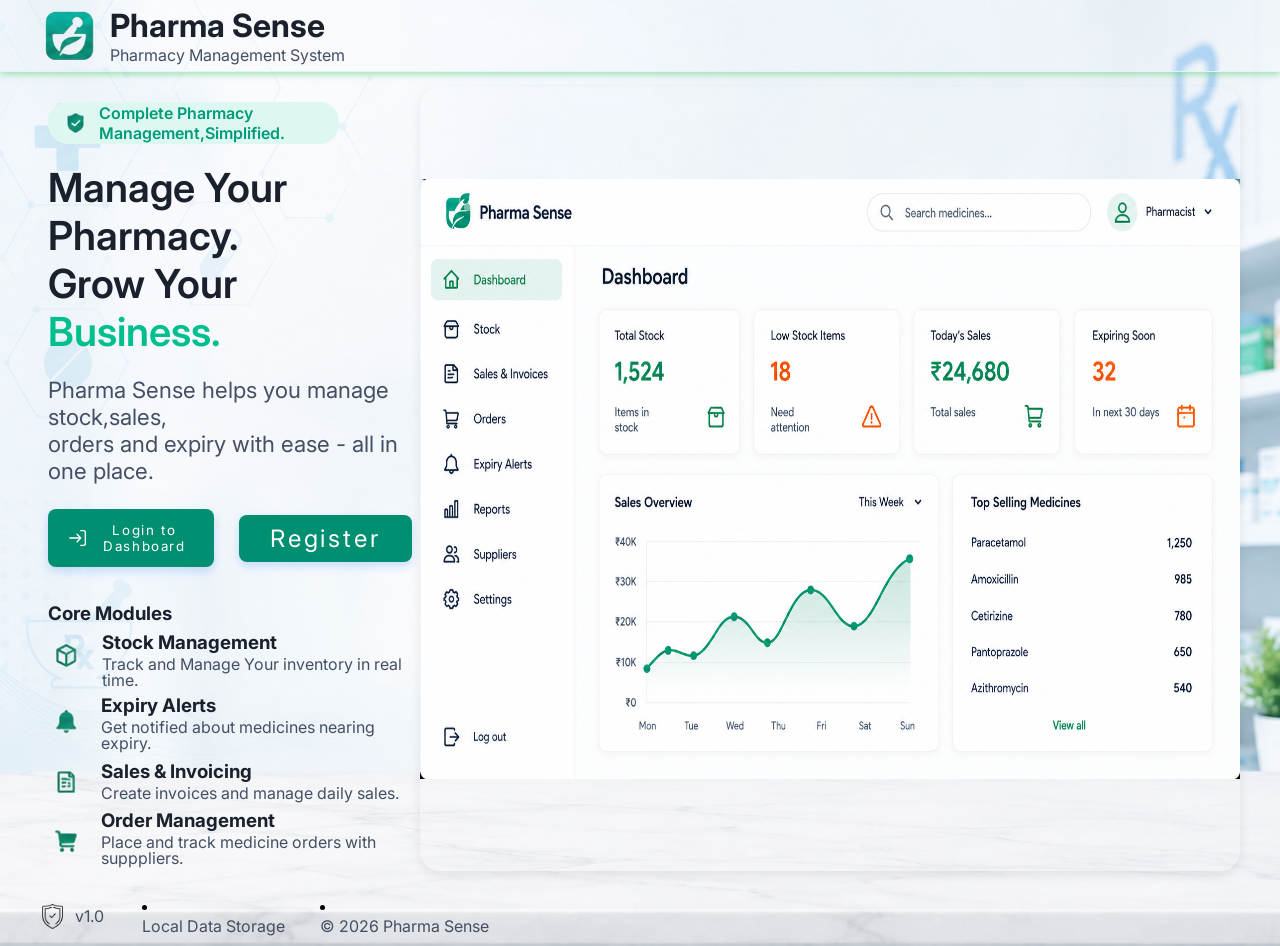
<file: index.html>
<!doctype html>
<html lang="en">
  <head>
    <meta charset="UTF-8" />
    <meta name="viewport" content="width=device-width, initial-scale=1.0" />
    <title>Main page</title>
    <link rel="stylesheet" href="styles/landing.css" />
  </head>
  <body>
    <header>
      <img src="assets/images/core/logo_pharma_sense.png" alt="" />
      <span>
        <h1>Pharma Sense</h1>
        <p>Pharmacy Management System</p>
      </span>
    </header>
    <main>
      <div class="left">
        <div class="upper">
          <span id="complete">
            <img
              src="assets/images/core/badge_shield_check.png"
              alt=""
              width="50px"
            />
            <p>Complete Pharmacy Management,Simplified.</p>
          </span>
          <div class="Manage">
            <h1>Manage Your Pharmacy.</h1>
            <h1>Grow Your <span id="Business">Business.</span></h1>
          </div>
          <div class="paragraph">
            <p>Pharma Sense helps you manage stock,sales,</p>
            <p>orders and expiry with ease - all in one place.</p>
          </div>
          <div class="button">
            <button id="login">
              <img src="assets/images/landing/login-svgrepo-com (1).svg" alt="" />
             <a href="pages/auth/login.html">Login to Dashboard</a>
            </button>
            <button id="Register">
              <a href="pages/auth/register.html">Register</a>
            </button>
          </div>
        </div>
        <div class="lower">
          <h3>Core Modules</h3>
          <div class="modules">
            <div class="stock group">
              <img src="assets/images/core/core_stock.png" alt="" />
              <div>
                <h3>Stock Management</h3>
                <p>Track and Manage Your inventory in real time.</p>
              </div>
            </div>

            <div class="expirt group">
              <img src="assets/images/core/core_expiry.png" alt="" />
              <div>
                <h3>Expiry Alerts</h3>
                <p>Get notified about medicines nearing expiry.</p>
              </div>
            </div>
            <div class="sales group">
              <img src="assets/images/core/core_sales.png" id="icon" alt="" />
              <div>
                <h3>Sales & Invoicing</h3>
                <p>Create invoices and manage daily sales.</p>
              </div>
            </div>
            <div class="order group">
              <img src="assets/images/core/core_orders.png" id="icon" alt="" />
              <div>
                <h3>Order Management</h3>
                <p>Place and track medicine orders with supppliers.</p>
              </div>
            </div>
          </div>
        </div>
      </div>
      <div class="right">
        <img src="assets/images/landing/Image 1.png" alt="" />
        
      </div>

    </main>
    <footer>
        <div class="footer">
            <img src="assets/images/core/shield-badge.png" alt="" width="25x">
            <p>v1.0</p>
            <div class="footer-list">
                <li><p>Local Data Storage</p></li>
                <li><p>&copy 2026 Pharma Sense</p></li>

            </div>
        </div>
    </footer>
  </body>
</html>
</file>
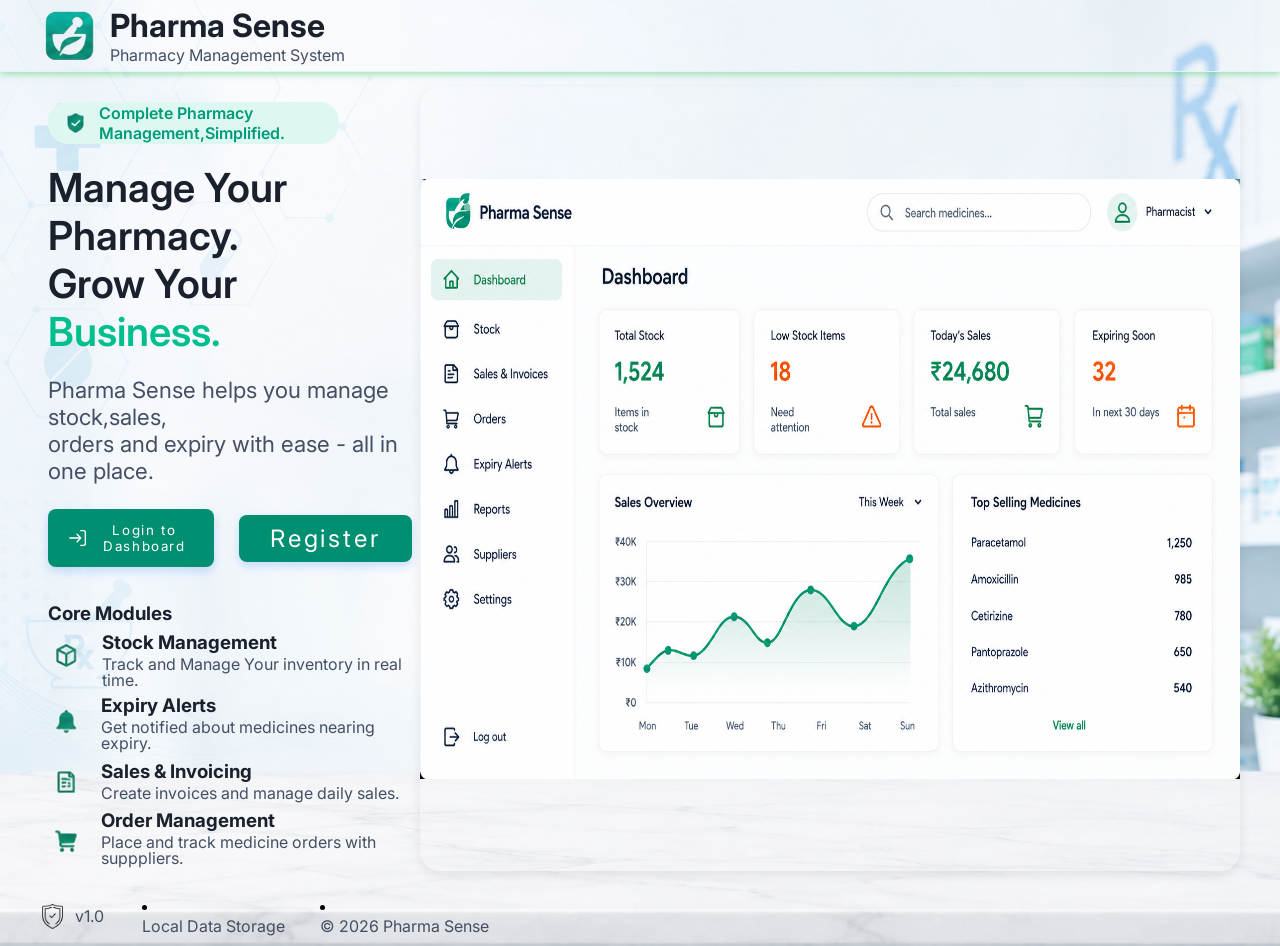
<file: main.html>
<!doctype html>
<html lang="en">
  <head>
    <meta charset="UTF-8" />
    <meta name="viewport" content="width=device-width, initial-scale=1.0" />
    <title>Main page</title>
    <link rel="stylesheet" href="main.css" />
  </head>
  <body>
    <header>
      <img src="pharma_sense_assets/logo_pharma_sense.png" alt="" />
      <span>
        <h1>Pharma Sense</h1>
        <p>Pharmacy Management System</p>
      </span>
    </header>
    <main>
      <div class="left">
        <div class="upper">
          <span id="complete">
            <img
              src="pharma_sense_assets/badge_shield_check.png"
              alt=""
              width="50px"
            />
            <p>Complete Pharmacy Management,Simplified.</p>
          </span>
          <div class="Manage">
            <h1>Manage Your Pharmacy.</h1>
            <h1>Grow Your <span id="Business">Business.</span></h1>
          </div>
          <div class="paragraph">
            <p>Pharma Sense helps you manage stock,sales,</p>
            <p>orders and expiry with ease - all in one place.</p>
          </div>
          <div class="button">
            <button id="login">
              <img src="image/login-svgrepo-com (1).svg" alt="" />
             <a href="login_Page/login.html">Login to Dashboard</a>
            </button>
            <button id="Register">
              <a href="Register_Page/register.html">Register</a>
            </button>
          </div>
        </div>
        <div class="lower">
          <h3>Core Modules</h3>
          <div class="modules">
            <div class="stock group">
              <img src="pharma_sense_assets/core_stock.png" alt="" />
              <div>
                <h3>Stock Management</h3>
                <p>Track and Manage Your inventory in real time.</p>
              </div>
            </div>

            <div class="expirt group">
              <img src="pharma_sense_assets/core_expiry.png" alt="" />
              <div>
                <h3>Expiry Alerts</h3>
                <p>Get notified about medicines nearing expiry.</p>
              </div>
            </div>
            <div class="sales group">
              <img src="pharma_sense_assets/core_sales.png" id="icon" alt="" />
              <div>
                <h3>Sales & Invoicing</h3>
                <p>Create invoices and manage daily sales.</p>
              </div>
            </div>
            <div class="order group">
              <img src="pharma_sense_assets/core_orders.png" id="icon" alt="" />
              <div>
                <h3>Order Management</h3>
                <p>Place and track medicine orders with supppliers.</p>
              </div>
            </div>
          </div>
        </div>
      </div>
      <div class="right">
        <img src="image/Image 1.png" alt="" />
        
      </div>

    </main>
    <footer>
        <div class="footer">
            <img src="pharma_sense_assets/shield-badge.png" alt="" width="25x">
            <p>v1.0</p>
            <div class="footer-list">
                <li><p>Local Data Storage</p></li>
                <li><p>&copy 2026 Pharma Sense</p></li>

            </div>
        </div>
    </footer>
  </body>
</html>
</file>
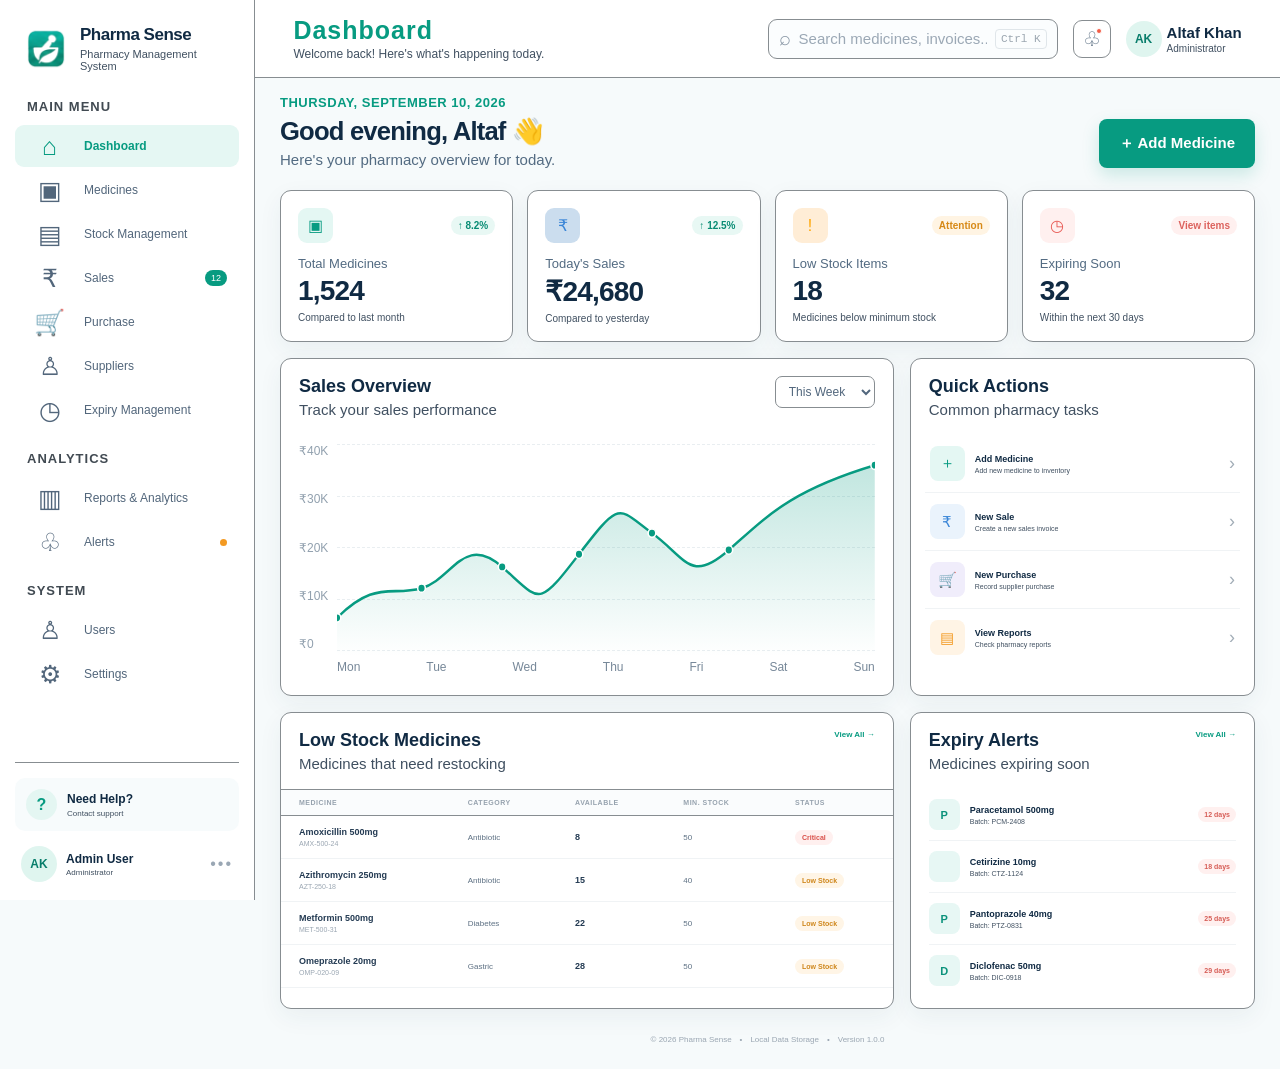
<file: Dashboard/Dashboard.html>
<!doctype html>
<html lang="en">
  <head>
    <meta charset="UTF-8" />
    <meta name="viewport" content="width=device-width, initial-scale=1.0" />

    <title>Pharma Sense - Dashboard</title>

    <!-- External CSS -->
    <link rel="stylesheet" href="Dashboard.css" />
  </head>

  <body>
    <div class="app">
      <!-- ================= SIDEBAR ================= -->
      <aside class="sidebar">
        <!-- Logo -->
        <div class="brand">
          
          <span>
            <img src="../pharma_sense_assets/logo_pharma_sense.png" alt="">

          </span>
          <div>
            <h1>Pharma Sense</h1>
            <p>Pharmacy Management System </p>
          </div>
          </div>

       

        <!-- Navigation -->
        <nav class="navigation">
          <p class="menu-title">MAIN MENU</p>

          <a href="#" class="nav-item active">
            <span class="nav-icon">⌂</span>
            Dashboard
          </a>

          <a href="#" class="nav-item">
            <span class="nav-icon">▣</span>
            Medicines
          </a>

          <a href="#" class="nav-item">
            <span class="nav-icon">▤</span>
            Stock Management
          </a>

          <a href="#" class="nav-item">
            <span class="nav-icon">₹</span>
            Sales
            <span class="nav-badge">12</span>
          </a>

          <a href="#" class="nav-item">
            <span class="nav-icon">🛒</span>
            Purchase
          </a>

          <a href="#" class="nav-item">
            <span class="nav-icon">♙</span>
            Suppliers
          </a>

          <a href="#" class="nav-item">
            <span class="nav-icon">◷</span>
            Expiry Management
          </a>

          <p class="menu-title section-title">ANALYTICS</p>

          <a href="#" class="nav-item">
            <span class="nav-icon">▥</span>
            Reports & Analytics
          </a>

          <a href="#" class="nav-item">
            <span class="nav-icon">♧</span>
            Alerts
            <span class="alert-dot"></span>
          </a>

          <p class="menu-title section-title">SYSTEM</p>

          <a href="#" class="nav-item">
            <span class="nav-icon">♙</span>
            Users
          </a>

          <a href="#" class="nav-item">
            <span class="nav-icon">⚙</span>
            Settings
          </a>
        </nav>

        <!-- Sidebar Bottom -->
        <div class="sidebar-bottom">
          <div class="help-box">
            <div class="help-icon">?</div>

            <div>
              <strong>Need Help?</strong>
              <small>Contact support</small>
            </div>
          </div>

          <div class="admin-profile">
            <div class="avatar">AK</div>

            <div>
              <strong>Admin User</strong>
              <small>Administrator</small>
            </div>

            <span class="more">•••</span>
          </div>
        </div>
      </aside>

      <!-- ================= MAIN CONTENT ================= -->

      <main class="main">
        <!-- Top Header -->
        <header class="topbar">
          <button class="mobile-menu">☰</button>

          <div class="page-title">
            <h2>Dashboard</h2>
            <p>Welcome back! Here's what's happening today.</p>
          </div>

          <div class="top-actions">
            <!-- Search -->
            <div class="search-box">
              <span>⌕</span>

              <input type="text" placeholder="Search medicines, invoices..." />

              <kbd>Ctrl K</kbd>
            </div>

            <!-- Notification -->
            <button class="notification">
              ♧
              <span></span>
            </button>

            <!-- Profile -->
            <div class="top-profile">
              <div class="avatar">AK</div>

              <div class="profile-text">
                <strong>Altaf Khan</strong>
                <small>Administrator</small>
              </div>

            
            </div>
          </div>
        </header>

        <!-- ================= PAGE CONTENT ================= -->

        <section class="content">
          <!-- Welcome Section -->

          <div class="welcome">
            <div>
              <span class="date"> THURSDAY, SEPTEMBER 10, 2026 </span>

              <h1>Good evening, Altaf 👋</h1>

              <p>Here's your pharmacy overview for today.</p>
            </div>

            <button class="primary-button">＋ Add Medicine</button>
          </div>

          <!-- ================= STAT CARDS ================= -->

          <div class="stats">
            <!-- Total Medicines -->

            <div class="stat-card">
              <div class="stat-header">
                <div class="stat-icon green">▣</div>

                <span class="growth"> ↑ 8.2% </span>
              </div>

              <p>Total Medicines</p>

              <h3>1,524</h3>

              <small> Compared to last month </small>
            </div>

            <!-- Sales -->

            <div class="stat-card">
              <div class="stat-header">
                <div class="stat-icon blue">₹</div>

                <span class="growth"> ↑ 12.5% </span>
              </div>

              <p>Today's Sales</p>

              <h3>₹24,680</h3>

              <small> Compared to yesterday </small>
            </div>

            <!-- Low Stock -->

            <div class="stat-card">
              <div class="stat-header">
                <div class="stat-icon orange">!</div>

                <span class="warning"> Attention </span>
              </div>

              <p>Low Stock Items</p>

              <h3>18</h3>

              <small> Medicines below minimum stock </small>
            </div>

            <!-- Expiry -->

            <div class="stat-card">
              <div class="stat-header">
                <div class="stat-icon red">◷</div>

                <span class="danger"> View items </span>
              </div>

              <p>Expiring Soon</p>

              <h3>32</h3>

              <small> Within the next 30 days </small>
            </div>
          </div>

          <!-- ================= CHART + QUICK ACTIONS ================= -->

          <div class="dashboard-grid">
            <!-- Sales Chart -->

            <div class="panel sales-panel">
              <div class="panel-header">
                <div>
                  <h2>Sales Overview</h2>
                  <p>Track your sales performance</p>
                </div>

                <select>
                  <option>This Week</option>
                  <option>This Month</option>
                  <option>This Year</option>
                </select>
              </div>

              <div class="chart">
                <div class="chart-y-axis">
                  <span>₹40K</span>
                  <span>₹30K</span>
                  <span>₹20K</span>
                  <span>₹10K</span>
                  <span>₹0</span>
                </div>

                <div class="chart-content">
                  <div class="chart-lines">
                    <i></i>
                    <i></i>
                    <i></i>
                    <i></i>
                    <i></i>
                  </div>

                  <!-- SVG Chart -->

                  <svg viewBox="0 0 700 250" preserveAspectRatio="none">
                    <defs>
                      <linearGradient
                        id="salesGradient"
                        x1="0"
                        y1="0"
                        x2="0"
                        y2="1"
                      >
                        <stop
                          offset="0%"
                          stop-color="#079b81"
                          stop-opacity=".25"
                        />

                        <stop
                          offset="100%"
                          stop-color="#079b81"
                          stop-opacity="0"
                        />
                      </linearGradient>
                    </defs>

                    <path
                      class="chart-fill"
                      d="
                                    M0 205
                                    C50 160 70 180 110 170
                                    S165 105 215 145
                                    S260 195 315 130
                                    S365 75 410 105
                                    S460 165 510 125
                                    S590 55 700 25
                                    L700 250
                                    L0 250 Z
                                    "
                    />

                    <path
                      class="chart-line"
                      d="
                                    M0 205
                                    C50 160 70 180 110 170
                                    S165 105 215 145
                                    S260 195 315 130
                                    S365 75 410 105
                                    S460 165 510 125
                                    S590 55 700 25
                                    "
                    />

                    <circle cx="0" cy="205" r="5" />
                    <circle cx="110" cy="170" r="5" />
                    <circle cx="215" cy="145" r="5" />
                    <circle cx="315" cy="130" r="5" />
                    <circle cx="410" cy="105" r="5" />
                    <circle cx="510" cy="125" r="5" />
                    <circle cx="700" cy="25" r="5" />
                  </svg>

                  <div class="days">
                    <span>Mon</span>
                    <span>Tue</span>
                    <span>Wed</span>
                    <span>Thu</span>
                    <span>Fri</span>
                    <span>Sat</span>
                    <span>Sun</span>
                  </div>
                </div>
              </div>
            </div>

            <!-- Quick Actions -->

            <div class="panel quick-panel">
              <div class="panel-header">
                <div>
                  <h2>Quick Actions</h2>
                  <p>Common pharmacy tasks</p>
                </div>
              </div>

              <div class="quick-actions">
                <a href="#">
                  <span class="quick-icon green"> ＋ </span>

                  <div>
                    <strong>Add Medicine</strong>
                    <small>Add new medicine to inventory</small>
                  </div>

                  <b>›</b>
                </a>

                <a href="#">
                  <span class="quick-icon blue"> ₹ </span>

                  <div>
                    <strong>New Sale</strong>
                    <small>Create a new sales invoice</small>
                  </div>

                  <b>›</b>
                </a>

                <a href="#">
                  <span class="quick-icon purple"> 🛒 </span>

                  <div>
                    <strong>New Purchase</strong>
                    <small>Record supplier purchase</small>
                  </div>

                  <b>›</b>
                </a>

                <a href="#">
                  <span class="quick-icon orange"> ▤ </span>

                  <div>
                    <strong>View Reports</strong>
                    <small>Check pharmacy reports</small>
                  </div>

                  <b>›</b>
                </a>
              </div>
            </div>
          </div>

          <!-- ================= BOTTOM SECTION ================= -->

          <div class="bottom-grid">
            <!-- Low Stock Table -->

            <div class="panel table-panel">
              <div class="panel-header">
                <div>
                  <h2>Low Stock Medicines</h2>
                  <p>Medicines that need restocking</p>
                </div>

                <a href="#" class="view-all"> View All → </a>
              </div>

              <div class="table-container">
                <table>
                  <thead>
                    <tr>
                      <th>MEDICINE</th>
                      <th>CATEGORY</th>
                      <th>AVAILABLE</th>
                      <th>MIN. STOCK</th>
                      <th>STATUS</th>
                    </tr>
                  </thead>

                  <tbody>
                    <tr>
                      <td>
                        <strong>Amoxicillin 500mg</strong>
                        <small>AMX-500-24</small>
                      </td>

                      <td>Antibiotic</td>

                      <td>
                        <strong>8</strong>
                      </td>

                      <td>50</td>

                      <td>
                        <span class="status critical"> Critical </span>
                      </td>
                    </tr>

                    <tr>
                      <td>
                        <strong>Azithromycin 250mg</strong>
                        <small>AZT-250-18</small>
                      </td>

                      <td>Antibiotic</td>

                      <td>
                        <strong>15</strong>
                      </td>

                      <td>40</td>

                      <td>
                        <span class="status low"> Low Stock </span>
                      </td>
                    </tr>

                    <tr>
                      <td>
                        <strong>Metformin 500mg</strong>
                        <small>MET-500-31</small>
                      </td>

                      <td>Diabetes</td>

                      <td>
                        <strong>22</strong>
                      </td>

                      <td>50</td>

                      <td>
                        <span class="status low"> Low Stock </span>
                      </td>
                    </tr>

                    <tr>
                      <td>
                        <strong>Omeprazole 20mg</strong>
                        <small>OMP-020-09</small>
                      </td>

                      <td>Gastric</td>

                      <td>
                        <strong>28</strong>
                      </td>

                      <td>50</td>

                      <td>
                        <span class="status low"> Low Stock </span>
                      </td>
                    </tr>
                  </tbody>
                </table>
              </div>
            </div>

            <!-- Expiry Alerts -->

            <div class="panel expiry-panel">
              <div class="panel-header">
                <div>
                  <h2>Expiry Alerts</h2>
                  <p>Medicines expiring soon</p>
                </div>

                <a href="#" class="view-all"> View All → </a>
              </div>

              <div class="expiry-list">
                <div class="expiry-item">
                  <div class="medicine-icon">P</div>

                  <div>
                    <strong>Paracetamol 500mg</strong>
                    <small>Batch: PCM-2408</small>
                  </div>

                  <span>12 days</span>
                </div>

                <div class="expiry-item">
                  <div class="medicine-icon"></div>

                  <div>
                    <strong>Cetirizine 10mg</strong>
                    <small>Batch: CTZ-1124</small>
                  </div>

                  <span>18 days</span>
                </div>

                <div class="expiry-item">
                  <div class="medicine-icon">P</div>

                  <div>
                    <strong>Pantoprazole 40mg</strong>
                    <small>Batch: PTZ-0831</small>
                  </div>

                  <span>25 days</span>
                </div>

                <div class="expiry-item">
                  <div class="medicine-icon">D</div>

                  <div>
                    <strong>Diclofenac 50mg</strong>
                    <small>Batch: DIC-0918</small>
                  </div>

                  <span>29 days</span>
                </div>
              </div>
            </div>
          </div>

          <!-- Footer -->

          <footer>
            <span>© 2026 Pharma Sense</span>
            <span>•</span>
            <span>Local Data Storage</span>
            <span>•</span>
            <span>Version 1.0.0</span>
          </footer>
        </section>
      </main>
    </div>

    <!-- Mobile sidebar -->
    <script>
      const menuButton = document.querySelector(".mobile-menu");
      const sidebar = document.querySelector(".sidebar");

      menuButton.addEventListener("click", function () {
        sidebar.classList.toggle("show");
      });
    </script>
  </body>
</html>
</file>
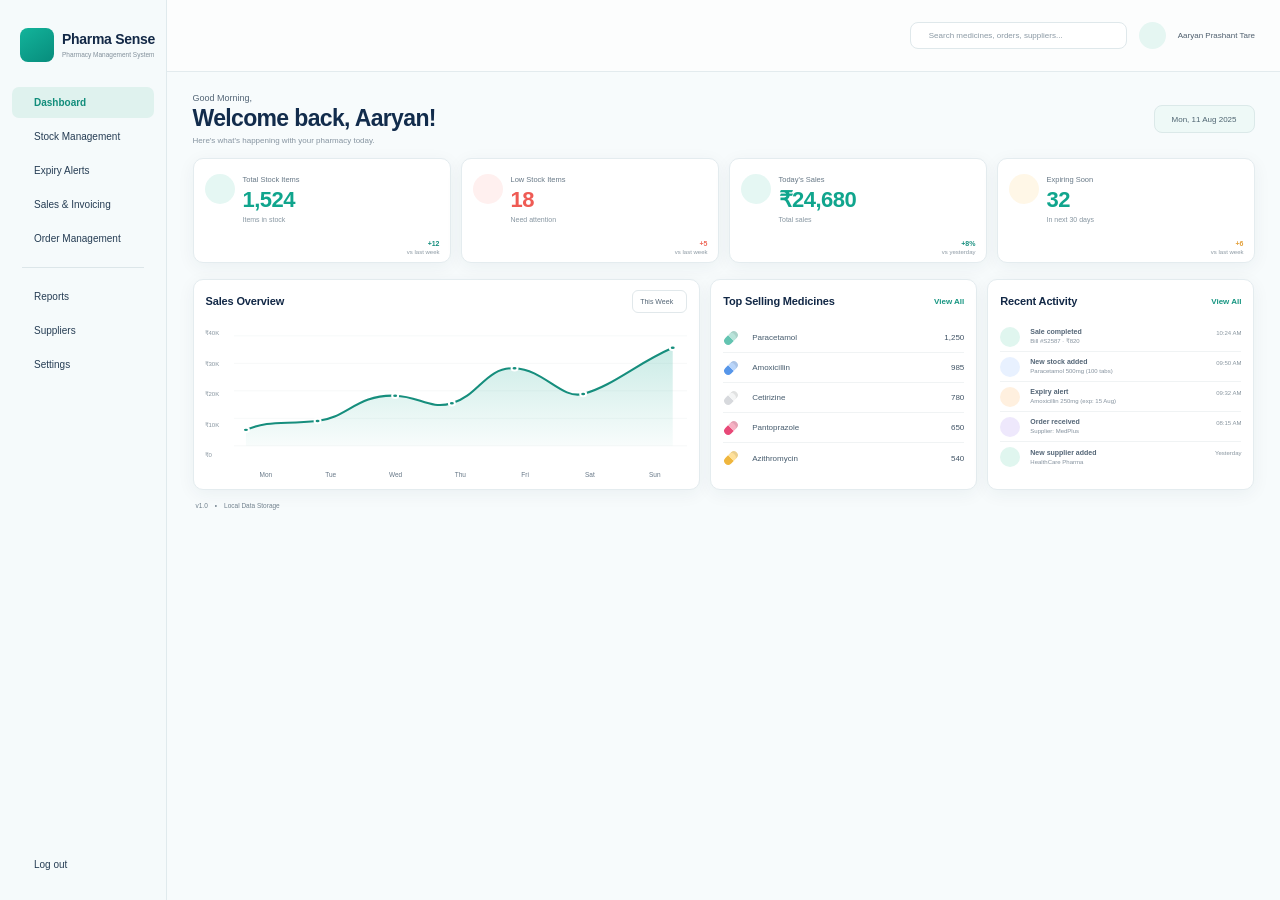
<file: Dashboard/New_Dashbord.html>
<!DOCTYPE html>
<html lang="en">
<head>
  <meta charset="UTF-8" />
  <meta name="viewport" content="width=device-width, initial-scale=1.0" />
  <meta name="description" content="Pharma Sense Pharmacy Management Dashboard" />
  <title>Pharma Sense — Dashboard</title>

  <!-- Lucide icons -->
 
  <link rel="stylesheet" href="New_Dashbord.css" />
</head>
<body>
  <div class="app-shell">

    <!-- Mobile overlay -->
    <div class="sidebar-overlay" id="sidebarOverlay"></div>

    <!-- Sidebar -->
    <aside class="sidebar" id="sidebar">
      <div class="brand">
        <div class="brand-mark">
          <i data-lucide="pill"></i>
        </div>
        <div>
          <h1>Pharma Sense</h1>
          <span>Pharmacy Management System</span>
        </div>
        <button class="sidebar-close" id="sidebarClose" aria-label="Close menu">
          <i data-lucide="x"></i>
        </button>
      </div>

      <nav class="main-nav">
        <a class="nav-item active" href="#">
          <i data-lucide="house"></i><span>Dashboard</span>
        </a>
        <a class="nav-item" href="#">
          <i data-lucide="package"></i><span>Stock Management</span>
        </a>
        <a class="nav-item" href="#">
          <i data-lucide="bell"></i><span>Expiry Alerts</span>
        </a>
        <a class="nav-item" href="#">
          <i data-lucide="file-text"></i><span>Sales &amp; Invoicing</span>
        </a>
        <a class="nav-item" href="#">
          <i data-lucide="shopping-cart"></i><span>Order Management</span>
        </a>

        <div class="nav-divider"></div>

        <a class="nav-item" href="#">
          <i data-lucide="chart-column"></i><span>Reports</span>
        </a>
        <a class="nav-item" href="#">
          <i data-lucide="users"></i><span>Suppliers</span>
        </a>
        <a class="nav-item" href="#">
          <i data-lucide="settings"></i><span>Settings</span>
        </a>
      </nav>

      <div class="sidebar-bottom">
        <a class="nav-item logout" href="#">
          <i data-lucide="log-out"></i><span>Log out</span>
        </a>
      </div>
    </aside>

    <!-- Main area -->
    <main class="main-content">
      <header class="topbar">
        <button class="menu-btn" id="menuBtn" aria-label="Open menu">
          <i data-lucide="menu"></i>
        </button>

        <div class="topbar-spacer"></div>

        <div class="search-box">
          <i data-lucide="search"></i>
          <input type="text" placeholder="Search medicines, orders, suppliers..." />
        </div>

        <button class="profile-btn" aria-label="Profile">
          <i data-lucide="user-round"></i>
        </button>

        <button class="user-name">
          <span>Aaryan Prashant Tare</span>
          <i data-lucide="chevron-down"></i>
        </button>
      </header>

      <section class="dashboard">

        <!-- Welcome row -->
        <div class="welcome-row">
          <div>
            <p class="eyebrow">Good Morning,</p>
            <h2>Welcome back, Aaryan!</h2>
            <p class="subtitle">Here's what's happening with your pharmacy today.</p>
          </div>

          <button class="date-picker">
            <i data-lucide="calendar-days"></i>
            <span>Mon, 11 Aug 2025</span>
            <i data-lucide="chevron-down"></i>
          </button>
        </div>

        <!-- Stat cards -->
        <div class="stats-grid">

          <article class="stat-card">
            <div class="stat-icon teal"><i data-lucide="package-check"></i></div>
            <div class="stat-info">
              <p>Total Stock Items</p>
              <h3>1,524</h3>
              <span>Items in stock</span>
            </div>
            <div class="stat-change up"><i data-lucide="trending-up"></i> +12</div>
            <small>vs last week</small>
          </article>

          <article class="stat-card">
            <div class="stat-icon red"><i data-lucide="triangle-alert"></i></div>
            <div class="stat-info">
              <p>Low Stock Items</p>
              <h3>18</h3>
              <span>Need attention</span>
            </div>
            <div class="stat-change danger"><i data-lucide="trending-up"></i> +5</div>
            <small>vs last week</small>
          </article>

          <article class="stat-card">
            <div class="stat-icon teal"><i data-lucide="calendar-days"></i></div>
            <div class="stat-info">
              <p>Today's Sales</p>
              <h3>₹24,680</h3>
              <span>Total sales</span>
            </div>
            <div class="stat-change up"><i data-lucide="trending-up"></i> +8%</div>
            <small>vs yesterday</small>
          </article>

          <article class="stat-card">
            <div class="stat-icon amber"><i data-lucide="hourglass"></i></div>
            <div class="stat-info">
              <p>Expiring Soon</p>
              <h3>32</h3>
              <span>In next 30 days</span>
            </div>
            <div class="stat-change amber-text"><i data-lucide="trending-up"></i> +6</div>
            <small>vs last week</small>
          </article>

        </div>

        <!-- Lower dashboard -->
        <div class="dashboard-grid">

          <!-- Sales overview -->
          <section class="panel sales-panel">
            <div class="panel-header">
              <h3>Sales Overview</h3>
              <button class="select-btn">This Week <i data-lucide="chevron-down"></i></button>
            </div>

            <div class="chart-wrap">
              <div class="y-labels">
                <span>₹40K</span>
                <span>₹30K</span>
                <span>₹20K</span>
                <span>₹10K</span>
                <span>₹0</span>
              </div>

              <svg class="sales-chart" viewBox="0 0 760 300" preserveAspectRatio="none" aria-label="Weekly sales chart">
                <defs>
                  <linearGradient id="chartFill" x1="0" x2="0" y1="0" y2="1">
                    <stop offset="0%" stop-color="#10a58d" stop-opacity=".22"/>
                    <stop offset="100%" stop-color="#10a58d" stop-opacity=".03"/>
                  </linearGradient>
                </defs>

                <g class="grid-lines">
                  <line x1="0" y1="20" x2="760" y2="20"/>
                  <line x1="0" y1="82" x2="760" y2="82"/>
                  <line x1="0" y1="144" x2="760" y2="144"/>
                  <line x1="0" y1="206" x2="760" y2="206"/>
                  <line x1="0" y1="268" x2="760" y2="268"/>
                </g>

                <path class="area"
                  d="M20 232
                     C60 210, 80 220, 140 212
                     C190 205, 205 152, 270 155
                     C310 156, 328 187, 365 172
                     C410 155, 422 90, 470 93
                     C520 96, 548 164, 585 151
                     C635 133, 675 82, 735 47
                     L735 268 L20 268 Z"/>

                <path class="line"
                  d="M20 232
                     C60 210, 80 220, 140 212
                     C190 205, 205 152, 270 155
                     C310 156, 328 187, 365 172
                     C410 155, 422 90, 470 93
                     C520 96, 548 164, 585 151
                     C635 133, 675 82, 735 47"/>

                <g class="points">
                  <circle cx="20" cy="232" r="5"/>
                  <circle cx="140" cy="212" r="5"/>
                  <circle cx="270" cy="155" r="5"/>
                  <circle cx="365" cy="172" r="5"/>
                  <circle cx="470" cy="93" r="5"/>
                  <circle cx="585" cy="151" r="5"/>
                  <circle cx="735" cy="47" r="5"/>
                </g>
              </svg>

              <div class="x-labels">
                <span>Mon</span><span>Tue</span><span>Wed</span><span>Thu</span>
                <span>Fri</span><span>Sat</span><span>Sun</span>
              </div>
            </div>
          </section>

          <!-- Top selling -->
          <section class="panel">
            <div class="panel-header">
              <h3>Top Selling Medicines</h3>
              <a href="#">View All</a>
            </div>

            <div class="medicine-list">
              <div class="medicine-item">
                <span class="pill blue-green"></span><span>Paracetamol</span><strong>1,250</strong>
              </div>
              <div class="medicine-item">
                <span class="pill blue"></span><span>Amoxicillin</span><strong>985</strong>
              </div>
              <div class="medicine-item">
                <span class="pill white"></span><span>Cetirizine</span><strong>780</strong>
              </div>
              <div class="medicine-item">
                <span class="pill pink"></span><span>Pantoprazole</span><strong>650</strong>
              </div>
              <div class="medicine-item">
                <span class="pill yellow"></span><span>Azithromycin</span><strong>540</strong>
              </div>
            </div>
          </section>

          <!-- Recent activity -->
          <section class="panel activity-panel">
            <div class="panel-header">
              <h3>Recent Activity</h3>
              <a href="#">View All</a>
            </div>

            <div class="activity-list">
              <div class="activity">
                <span class="activity-icon green"><i data-lucide="shopping-cart"></i></span>
                <div><b>Sale completed</b><p>Bill #S2587 · ₹820</p></div>
                <time>10:24 AM</time>
              </div>
              <div class="activity">
                <span class="activity-icon blue"><i data-lucide="package-plus"></i></span>
                <div><b>New stock added</b><p>Paracetamol 500mg (100 tabs)</p></div>
                <time>09:50 AM</time>
              </div>
              <div class="activity">
                <span class="activity-icon orange"><i data-lucide="triangle-alert"></i></span>
                <div><b>Expiry alert</b><p>Amoxicillin 250mg (exp: 15 Aug)</p></div>
                <time>09:32 AM</time>
              </div>
              <div class="activity">
                <span class="activity-icon purple"><i data-lucide="package-check"></i></span>
                <div><b>Order received</b><p>Supplier: MedPlus</p></div>
                <time>08:15 AM</time>
              </div>
              <div class="activity">
                <span class="activity-icon green"><i data-lucide="users"></i></span>
                <div><b>New supplier added</b><p>HealthCare Pharma</p></div>
                <time>Yesterday</time>
              </div>
            </div>
          </section>

        </div>

        <footer class="footer">
          <span>v1.0</span>
          <span>•</span>
          <span>Local Data Storage</span>
        </footer>
      </section>
    </main>
  </div>

  
</body>
</html>
</file>
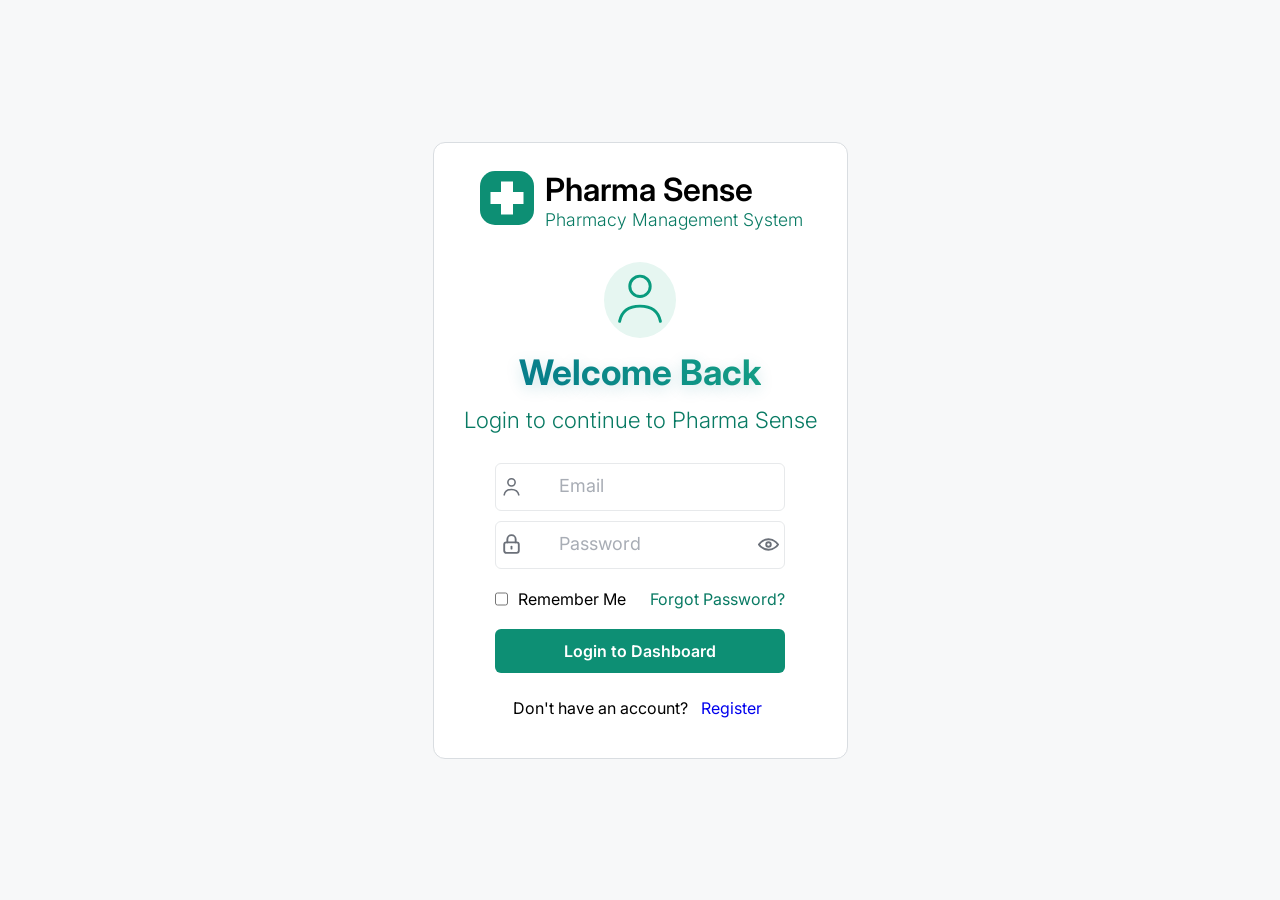
<file: pages/app/dashboard.html>
<!doctype html>
<html lang="en">

<head>
  <meta charset="UTF-8" />
  <meta name="viewport" content="width=device-width, initial-scale=1.0" />

  <title>Pharma Sense - Dashboard</title>

  <!-- External CSS -->
  <link rel="stylesheet" href="../../styles/dashboard.css" />
</head>

<body data-page="dashboard" data-active-nav="dashboard">
  <div class="app">
    <!-- ================= SIDEBAR ================= -->
    <aside class="sidebar" data-sidebar>
      <!-- Logo -->
      <div class="brand">

        <span>
          <img src="../../assets/images/core/logo_pharma_sense.png" alt="">

        </span>
        <div>
          <h1>Pharma Sense</h1>
          <p>Pharmacy Management System </p>
        </div>
      </div>



      <!-- Navigation -->
      <nav class="navigation">
        <p class="menu-title">MAIN MENU</p>

        <a href="#" class="nav-item active">
          <span class="nav-icon">⌂</span>
          Dashboard
        </a>

        <a href="#" class="nav-item">
          <span class="nav-icon">▣</span>
          Medicines
        </a>

        <a href="#" class="nav-item">
          <span class="nav-icon">▤</span>
          Stock Management
        </a>

        <a href="#" class="nav-item">
          <span class="nav-icon">₹</span>
          Sales
          <span class="nav-badge">12</span>
        </a>

        <a href="#" class="nav-item">
          <span class="nav-icon">🛒</span>
          Purchase
        </a>

        <a href="#" class="nav-item">
          <span class="nav-icon">♙</span>
          Suppliers
        </a>

        <a href="#" class="nav-item">
          <span class="nav-icon">◷</span>
          Expiry Management
        </a>

        <p class="menu-title section-title">ANALYTICS</p>

        <a href="#" class="nav-item">
          <span class="nav-icon">▥</span>
          Reports & Analytics
        </a>

        <a href="#" class="nav-item">
          <span class="nav-icon">♧</span>
          Alerts
          <span class="alert-dot"></span>
        </a>

        <p class="menu-title section-title">SYSTEM</p>

        <a href="#" class="nav-item">
          <span class="nav-icon">♙</span>
          Users
        </a>

        <a href="#" class="nav-item">
          <span class="nav-icon">⚙</span>
          Settings
        </a>
      </nav>

      <!-- Sidebar Bottom -->
      <div class="sidebar-bottom">
        <div class="help-box">
          <div class="help-icon">?</div>

          <div>
            <strong>Need Help?</strong>
            <small>Contact support</small>
          </div>
        </div>

        <div class="admin-profile">
          <div class="avatar" data-user-initials>AK</div>

          <div>
            <strong data-user-name>Admin User</strong>
            <small>Administrator</small>
          </div>

          <span class="more">•••</span>
        </div>
      </div>
    </aside>

    <!-- ================= MAIN CONTENT ================= -->

    <main class="main">
      <!-- Top Header -->
      <header class="topbar">
        <button class="mobile-menu">☰</button>

        <div class="page-title">
          <h2>Dashboard</h2>
          <p>Welcome back! Here's what's happening today.</p>
        </div>

        <div class="top-actions">
          <!-- Search -->
          <div class="search-box">
            <span>⌕</span>

            <input type="text" placeholder="Search medicines, invoices..." />

            <kbd>Ctrl K</kbd>
          </div>

          <!-- Notification -->
          <button class="notification">
            ♧
            <span></span>
          </button>

          <!-- Profile -->
          <div class="top-profile">
            <div class="avatar" data-user-initials>AK</div>

            <div class="profile-text">
              <strong data-user-name>Altaf Khan</strong>
              <small>Administrator</small>
            </div>


          </div>
        </div>
      </header>

      <!-- ================= PAGE CONTENT ================= -->

      <section class="content">
        <!-- Welcome Section -->

        <div class="welcome">
          <div>
            <span class="date"> THURSDAY, SEPTEMBER 10, 2026 </span>

            <h1>Good evening, <span data-user-first-name>Altaf</span> 👋</h1>

            <p>Here's your pharmacy overview for today.</p>
          </div>

          <button class="primary-button" type="button" data-open-inventory-modal>＋ Add Medicine</button>
        </div>

        <!-- ================= STAT CARDS ================= -->

        <div class="stats">
          <!-- Total Medicines -->

          <div class="stat-card">
            <div class="stat-header">
              <div class="stat-icon green">▣</div>

              <span class="growth"> ↑ 8.2% </span>
            </div>

            <p>Total Medicines</p>

            <h3>1,524</h3>

            <small> Compared to last month </small>
          </div>

          <!-- Sales -->

          <div class="stat-card">
            <div class="stat-header">
              <div class="stat-icon blue">₹</div>

              <span class="growth"> ↑ 12.5% </span>
            </div>

            <p>Today's Sales</p>

            <h3>₹24,680</h3>

            <small> Compared to yesterday </small>
          </div>

          <!-- Low Stock -->

          <div class="stat-card">
            <div class="stat-header">
              <div class="stat-icon orange">!</div>

              <span class="warning"> Attention </span>
            </div>

            <p>Low Stock Items</p>

            <h3>18</h3>

            <small> Medicines below minimum stock </small>
          </div>

          <!-- Expiry -->

          <div class="stat-card">
            <div class="stat-header">
              <div class="stat-icon red">◷</div>

              <span class="danger"> View items </span>
            </div>

            <p>Expiring Soon</p>

            <h3>32</h3>

            <small> Within the next 30 days </small>
          </div>
        </div>

        <!-- ================= CHART + QUICK ACTIONS ================= -->

        <div class="dashboard-grid">
          <!-- Sales Chart -->

          <div class="panel sales-panel">
            <div class="panel-header">
              <div>
                <h2>Sales Overview</h2>
                <p>Track your sales performance</p>
              </div>

              <select>
                <option>This Week</option>
                <option>This Month</option>
                <option>This Year</option>
              </select>
            </div>

            <div class="chart">
              <div class="chart-y-axis">
                <span>₹40K</span>
                <span>₹30K</span>
                <span>₹20K</span>
                <span>₹10K</span>
                <span>₹0</span>
              </div>

              <div class="chart-content">
                <div class="chart-lines">
                  <i></i>
                  <i></i>
                  <i></i>
                  <i></i>
                  <i></i>
                </div>

                <!-- SVG Chart -->

                <svg viewBox="0 0 700 250" preserveAspectRatio="none">
                  <defs>
                    <linearGradient id="salesGradient" x1="0" y1="0" x2="0" y2="1">
                      <stop offset="0%" stop-color="#079b81" stop-opacity=".25" />

                      <stop offset="100%" stop-color="#079b81" stop-opacity="0" />
                    </linearGradient>
                  </defs>

                  <path class="chart-fill" d="
                                    M0 205
                                    C50 160 70 180 110 170
                                    S165 105 215 145
                                    S260 195 315 130
                                    S365 75 410 105
                                    S460 165 510 125
                                    S590 55 700 25
                                    L700 250
                                    L0 250 Z
                                    " />

                  <path class="chart-line" d="
                                    M0 205
                                    C50 160 70 180 110 170
                                    S165 105 215 145
                                    S260 195 315 130
                                    S365 75 410 105
                                    S460 165 510 125
                                    S590 55 700 25
                                    " />

                  <circle cx="0" cy="205" r="5" />
                  <circle cx="110" cy="170" r="5" />
                  <circle cx="215" cy="145" r="5" />
                  <circle cx="315" cy="130" r="5" />
                  <circle cx="410" cy="105" r="5" />
                  <circle cx="510" cy="125" r="5" />
                  <circle cx="700" cy="25" r="5" />
                </svg>

                <div class="days">
                  <span>Mon</span>
                  <span>Tue</span>
                  <span>Wed</span>
                  <span>Thu</span>
                  <span>Fri</span>
                  <span>Sat</span>
                  <span>Sun</span>
                </div>
              </div>
            </div>
          </div>

          <!-- Quick Actions -->

          <div class="panel quick-panel">
            <div class="panel-header">
              <div>
                <h2>Quick Actions</h2>
                <p>Common pharmacy tasks</p>
              </div>
            </div>

            <div class="quick-actions">
              <a href="#" data-open-inventory-modal>
                <span class="quick-icon green"> ＋ </span>

                <div>
                  <strong>Add Medicine</strong>
                  <small>Add new medicine to inventory</small>
                </div>

                <b>›</b>
              </a>

              <a href="#">
                <span class="quick-icon blue"> ₹ </span>

                <div>
                  <strong>New Sale</strong>
                  <small>Create a new sales invoice</small>
                </div>

                <b>›</b>
              </a>

              <a href="#">
                <span class="quick-icon purple"> 🛒 </span>

                <div>
                  <strong>New Purchase</strong>
                  <small>Record supplier purchase</small>
                </div>

                <b>›</b>
              </a>

              <a href="#">
                <span class="quick-icon orange"> ▤ </span>

                <div>
                  <strong>View Reports</strong>
                  <small>Check pharmacy reports</small>
                </div>

                <b>›</b>
              </a>
            </div>
          </div>
        </div>

        <!-- ================= BOTTOM SECTION ================= -->

        <div class="bottom-grid">
          <!-- Low Stock Table -->

          <div class="panel table-panel">
            <div class="panel-header">
              <div>
                <h2>Low Stock Medicines</h2>
                <p>Medicines that need restocking</p>
              </div>

              <a href="#" class="view-all"> View All → </a>
            </div>

            <div class="table-container">
              <table>
                <thead>
                  <tr>
                    <th>MEDICINE</th>
                    <th>CATEGORY</th>
                    <th>AVAILABLE</th>
                    <th>MIN. STOCK</th>
                    <th>STATUS</th>
                  </tr>
                </thead>

                <tbody>
                  <tr>
                    <td>
                      <strong>Amoxicillin 500mg</strong>
                      <small>AMX-500-24</small>
                    </td>

                    <td>Antibiotic</td>

                    <td>
                      <strong>8</strong>
                    </td>

                    <td>50</td>

                    <td>
                      <span class="status critical"> Critical </span>
                    </td>
                  </tr>

                  <tr>
                    <td>
                      <strong>Azithromycin 250mg</strong>
                      <small>AZT-250-18</small>
                    </td>

                    <td>Antibiotic</td>

                    <td>
                      <strong>15</strong>
                    </td>

                    <td>40</td>

                    <td>
                      <span class="status low"> Low Stock </span>
                    </td>
                  </tr>

                  <tr>
                    <td>
                      <strong>Metformin 500mg</strong>
                      <small>MET-500-31</small>
                    </td>

                    <td>Diabetes</td>

                    <td>
                      <strong>22</strong>
                    </td>

                    <td>50</td>

                    <td>
                      <span class="status low"> Low Stock </span>
                    </td>
                  </tr>

                  <tr>
                    <td>
                      <strong>Omeprazole 20mg</strong>
                      <small>OMP-020-09</small>
                    </td>

                    <td>Gastric</td>

                    <td>
                      <strong>28</strong>
                    </td>

                    <td>50</td>

                    <td>
                      <span class="status low"> Low Stock </span>
                    </td>
                  </tr>
                </tbody>
              </table>
            </div>
          </div>

          <!-- Expiry Alerts -->

          <div class="panel expiry-panel">
            <div class="panel-header">
              <div>
                <h2>Expiry Alerts</h2>
                <p>Medicines expiring soon</p>
              </div>

              <a href="expiry.html" class="view-all"> View All → </a>
            </div>

            <div class="expiry-list">
              <div class="expiry-item">
                <div class="medicine-icon">P</div>

                <div>
                  <strong>Paracetamol 500mg</strong>
                  <small>Batch: PCM-2408</small>
                </div>

                <span>12 days</span>
              </div>

              <div class="expiry-item">
                <div class="medicine-icon"></div>

                <div>
                  <strong>Cetirizine 10mg</strong>
                  <small>Batch: CTZ-1124</small>
                </div>

                <span>18 days</span>
              </div>

              <div class="expiry-item">
                <div class="medicine-icon">P</div>

                <div>
                  <strong>Pantoprazole 40mg</strong>
                  <small>Batch: PTZ-0831</small>
                </div>

                <span>25 days</span>
              </div>

              <div class="expiry-item">
                <div class="medicine-icon">D</div>

                <div>
                  <strong>Diclofenac 50mg</strong>
                  <small>Batch: DIC-0918</small>
                </div>

                <span>29 days</span>
              </div>
            </div>
          </div>
        </div>

        <!-- Footer -->

        <footer>
          <span>© 2026 Pharma Sense</span>
          <span>•</span>
          <span>Local Data Storage</span>
          <span>•</span>
          <span>Version 1.0.0</span>
        </footer>
      </section>
    </main>
  </div>

  <script src="../../scripts/sidebar.js"></script>

  <!-- Mobile sidebar -->
  <script>
    const menuButton = document.querySelector(".mobile-menu");
    const sidebar = document.querySelector(".sidebar");

    menuButton.addEventListener("click", function () {
      sidebar.classList.toggle("show");
    });
  </script>
  <script src="../../scripts/auth.js"></script>
  <script src="../../scripts/inventory.js"></script>
</body>

</html>
</file>
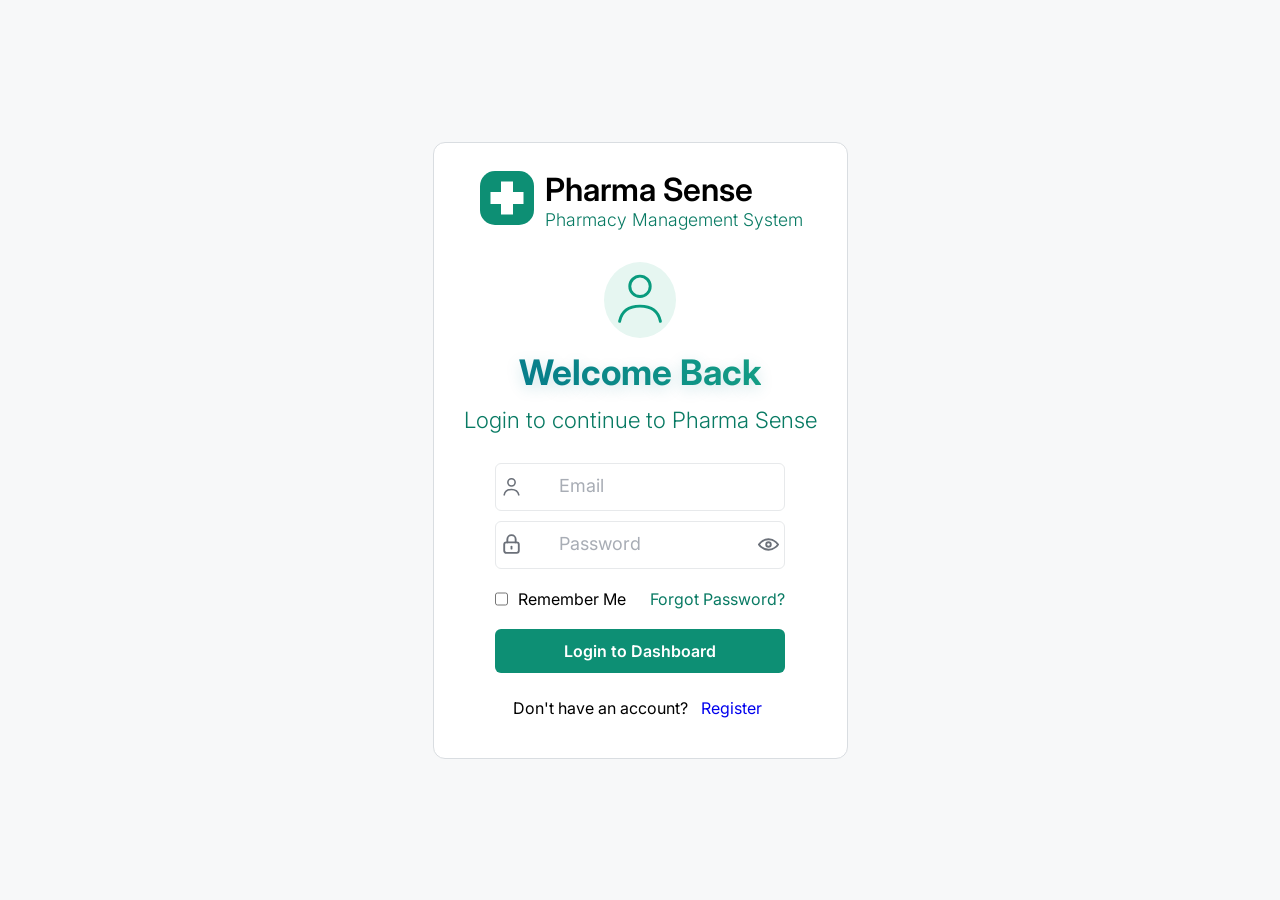
<file: pages/app/empty.html>
<!doctype html>
<html lang="en">

<head>
  <meta charset="UTF-8" />
  <meta name="viewport" content="width=device-width, initial-scale=1.0" />
  <meta name="description" content="Pharma Sense module" />
  <title>Pharma Sense</title>
  <link rel="stylesheet" href="../../styles/dashboard.css" />
  <link rel="stylesheet" href="../../styles/empty-state.css" />
</head>

<body data-page="dashboard">
  <div class="app empty-app">
    <aside class="sidebar" data-sidebar></aside>
    <main class="main empty-main">
      <header class="topbar empty-topbar">
        <button class="mobile-menu" aria-label="Open menu">☰</button>
        <div class="top-profile">
          <div class="avatar" data-user-initials>AK</div>
          <div class="profile-text"><strong data-user-name>Altaf Khan</strong><small>Administrator</small></div>
        </div>
      </header>
      <section class="empty-content" aria-labelledby="empty-title">
        <div class="empty-heading">
          <div class="empty-heading-icon" data-empty-icon>▤</div>
          <div>
            <h1 id="empty-title" data-empty-title>Sales &amp; Invoicing</h1>
            <p data-empty-description>Manage pharmacy sales and customer invoices.</p>
          </div>
        </div>
        <article class="empty-state-card">
          <div class="empty-state-icon" data-empty-icon>▤</div>
          <h2 data-empty-title>Sales &amp; Invoicing</h2>
          <p data-empty-message>This workspace is ready for your first record.</p>
          <span class="empty-state-note">This module will appear here once it is built.</span>
        </article>
        <footer class="empty-footer">v1.0 <span>•</span> Local Data Storage</footer>
      </section>
    </main>
  </div>
  <script src="../../scripts/empty-state.js"></script>
  <script src="../../scripts/sidebar.js"></script>
  <script src="../../scripts/auth.js"></script>
  <script>document.querySelector(".mobile-menu").addEventListener("click", () => document.querySelector(".sidebar").classList.toggle("show"));</script>
</body>

</html>
</file>
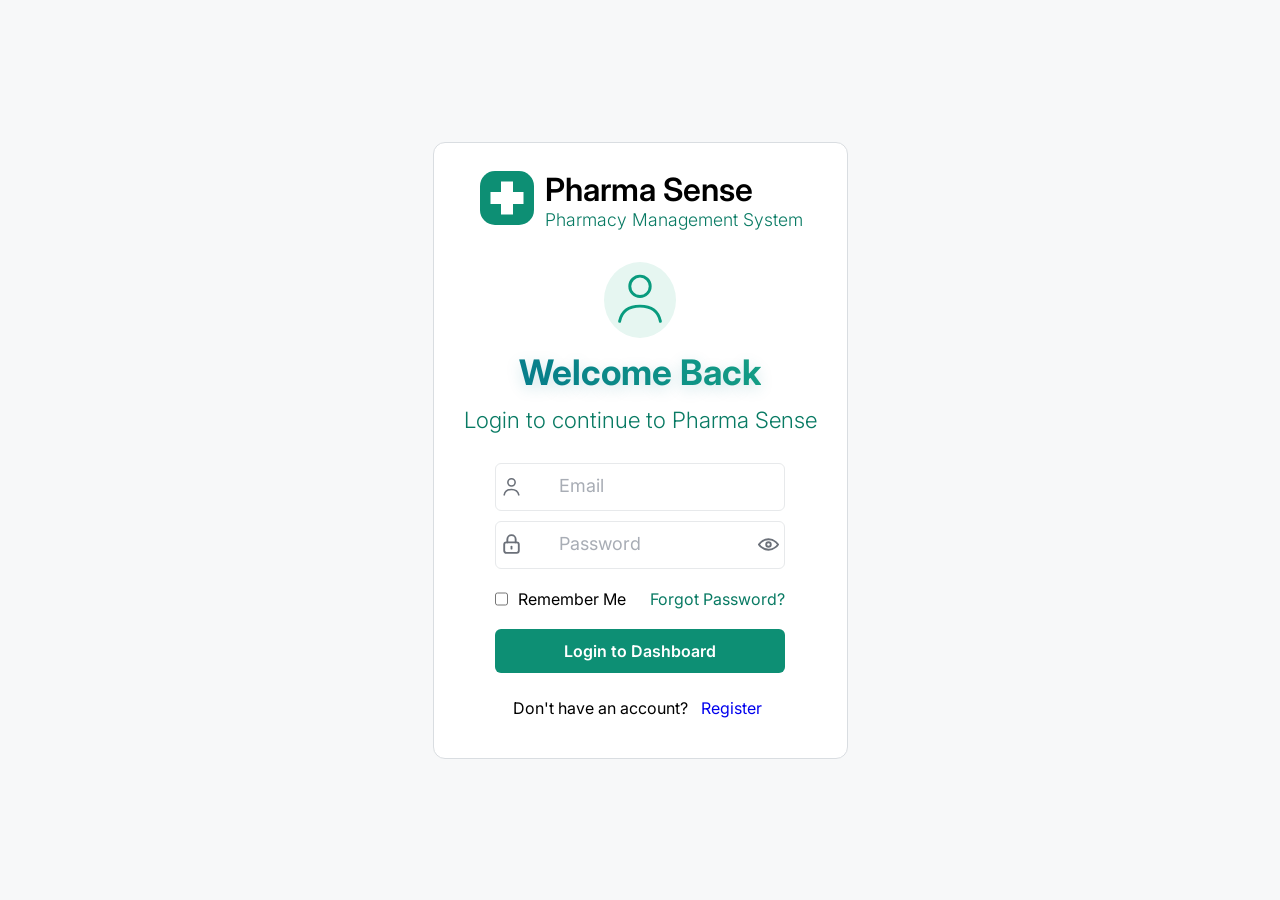
<file: pages/app/expiry.html>
<!doctype html>
<html lang="en">

<head>
  <meta charset="UTF-8" />
  <meta name="viewport" content="width=device-width, initial-scale=1.0" />
  <meta name="description" content="Pharma Sense expiry alerts" />
  <title>Pharma Sense - Expiry Alerts</title>
  <link rel="stylesheet" href="../../styles/dashboard.css" />
  <link rel="stylesheet" href="../../styles/expiry.css" />
</head>

<body data-page="dashboard" data-active-nav="expiry">
  <div class="app expiry-app">
    <aside class="sidebar" data-sidebar></aside>
    <main class="main expiry-main">
      <header class="topbar expiry-topbar">
        <button class="mobile-menu" aria-label="Open menu">☰</button>
        <div class="expiry-top-actions">
          <label class="search-box expiry-global-search"><span>⌕</span><input type="search"
              placeholder="Search medicines, brands, categories..."
              aria-label="Search medicines, brands, categories" /></label>
          <div class="top-profile">
            <div class="avatar" data-user-initials>AK</div>
            <div class="profile-text"><strong data-user-name>Altaf Khan</strong><small>Administrator</small></div>
          </div>
        </div>
      </header>

      <section class="expiry-content" aria-labelledby="expiry-title">
        <div class="expiry-heading">
          <div class="expiry-heading-copy">
            <div class="expiry-page-icon">♧</div>
            <div>
              <h1 id="expiry-title">Expiry Alerts</h1>
              <p>Track medicines nearing expiry and take action on time.</p>
            </div>
          </div>
          <button class="expiry-date" type="button" aria-label="Current report date">▣ <span>Mon, 11 Aug
              2025</span>⌄</button>
        </div>

        <section class="expiry-summary" aria-label="Expiry summary">
          <article class="expiry-summary-card expired"><span class="expiry-summary-icon">⚠</span>
            <div>
              <p>Expired</p><strong>6</strong><small>items already expired</small>
            </div><span class="summary-arrow">›</span>
          </article>
          <article class="expiry-summary-card week"><span class="expiry-summary-icon">◷</span>
            <div>
              <p>Due in 7 Days</p><strong>12</strong><small>items expiring soon</small>
            </div><span class="summary-arrow">›</span>
          </article>
          <article class="expiry-summary-card month"><span class="expiry-summary-icon">▣</span>
            <div>
              <p>Due in 30 Days</p><strong>28</strong><small>items expiring within 30 days</small>
            </div><span class="summary-arrow">›</span>
          </article>
          <article class="expiry-summary-card risk"><span class="expiry-summary-icon">▣</span>
            <div>
              <p>Total At Risk</p><strong>40</strong><small>items need attention</small>
            </div><span class="summary-arrow">›</span>
          </article>
        </section>

        <div class="expiry-workspace">
          <section class="expiry-table-card" aria-label="Expiry alert list">
            <div class="expiry-toolbar">
              <div class="expiry-tabs" role="tablist" aria-label="Expiry filters">
                <button type="button" class="expiry-tab active" data-expiry-filter="all" role="tab">▦ All</button>
                <button type="button" class="expiry-tab" data-expiry-filter="expired" role="tab">⚠ Expired</button>
                <button type="button" class="expiry-tab" data-expiry-filter="week" role="tab">◷ 7 Days</button>
                <button type="button" class="expiry-tab" data-expiry-filter="month" role="tab">▣ 30 Days</button>
              </div>
              <div class="expiry-table-actions"><label class="expiry-search"><span>⌕</span><input type="search"
                    data-expiry-search placeholder="Search by medicine name, brand or batch..."
                    aria-label="Search expiry alerts" /></label><button class="expiry-filter" type="button">⚱
                  Filter⌄</button></div>
            </div>
            <div class="expiry-table-wrap">
              <table>
                <thead>
                  <tr>
                    <th>Medicine Name</th>
                    <th>Brand</th>
                    <th>Batch No.</th>
                    <th>Expiry Date</th>
                    <th>Days Left</th>
                    <th>Status</th>
                    <th><span class="sr-only">Actions</span></th>
                  </tr>
                </thead>
                <tbody data-expiry-rows></tbody>
              </table>
            </div>
            <footer class="expiry-table-footer"><span data-expiry-count>Showing 1–8 of 40 items</span>
              <nav class="expiry-pagination" aria-label="Pagination"><button disabled>‹</button><button
                  class="current">1</button><button>2</button><button>3</button><button>4</button><button>5</button><button>›</button>
              </nav>
            </footer>
          </section>

          <aside class="expiry-aside">
            <section class="expiry-actions-card">
              <h2>☼ Quick Actions</h2><a href="stock.html"><span>⊕</span> Add Medicine <b>›</b></a><a
                href="stock.html"><span>▣</span> Update Stock <b>›</b></a><a href="#expiry-title"><span>♧</span> View
                All Expiry Alerts <b>›</b></a><button type="button" data-expiry-report><span>▤</span> Generate Expiry
                Report <b>›</b></button>
              <p class="expiry-report-message" data-expiry-report-message hidden role="status">Your local expiry report
                is ready to review.</p>
            </section>
            <section class="expiry-tip">
              <div class="expiry-tip-icon">◷</div>
              <h2>Prevent losses<br />with timely action.</h2>
              <p>Keep your stock fresh and your business running.</p>
            </section>
          </aside>
        </div>
        <footer class="expiry-footer">v1.0 <span>•</span> Local Data Storage</footer>
      </section>
    </main>
  </div>
  <script src="../../scripts/sidebar.js"></script>
  <script src="../../scripts/auth.js"></script>
  <script src="../../scripts/expiry.js"></script>
  <script>document.querySelector(".mobile-menu").addEventListener("click", () => document.querySelector(".sidebar").classList.toggle("show"));</script>
</body>

</html>
</file>
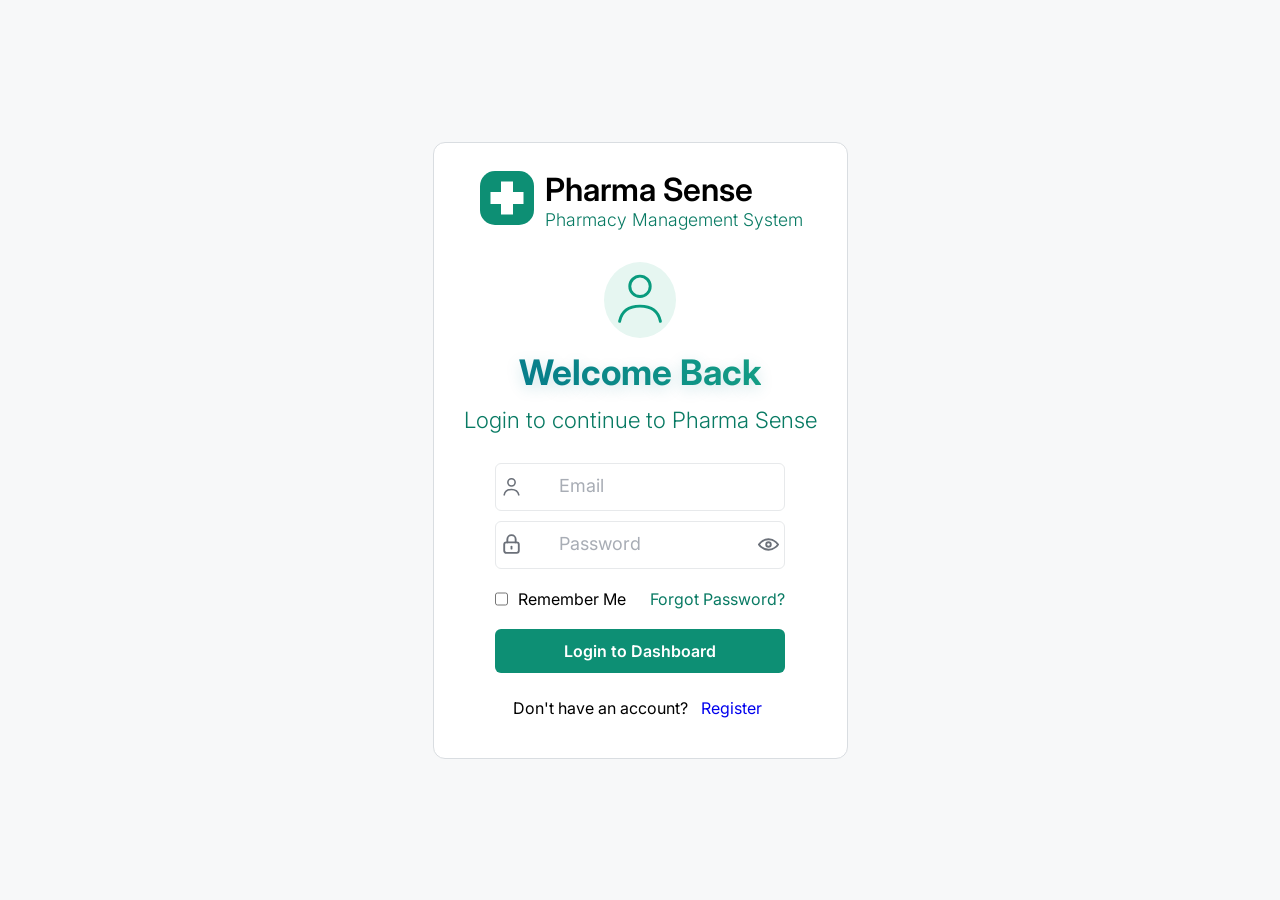
<file: pages/app/sales.html>
<!doctype html>
<html lang="en">

<head>
  <meta charset="UTF-8" />
  <meta name="viewport" content="width=device-width, initial-scale=1.0" />
  <meta name="description" content="Pharma Sense sales and invoicing" />
  <title>Pharma Sense - Sales &amp; Invoicing</title>
  <link rel="stylesheet" href="../../styles/dashboard.css" />
  <link rel="stylesheet" href="../../styles/sales.css" />
</head>

<body data-page="dashboard" data-active-nav="sales">
  <div class="app sales-app">
    <aside class="sidebar" data-sidebar></aside>
    <main class="main sales-main">
      <header class="topbar sales-topbar">
        <button class="mobile-menu" aria-label="Open menu">☰</button>
        <div class="sales-top-actions">
          <label class="search-box sales-global-search"><span>⌕</span><input type="search" data-sales-global-search
              placeholder="Search medicines, invoices..." aria-label="Search medicines and invoices" /></label>
          <div class="top-profile">
            <div class="avatar" data-user-initials>AK</div>
            <div class="profile-text"><strong data-user-name>Altaf Khan</strong><small>Administrator</small></div>
          </div>
        </div>
      </header>

      <section class="sales-content" aria-labelledby="sales-title">
        <div class="sales-heading">
          <div class="sales-heading-copy">
            <div class="sales-page-icon">▤</div>
            <div>
              <h1 id="sales-title">Sales &amp; Invoicing</h1>
              <p>Create invoices, record payments, and keep track of daily sales.</p>
            </div>
          </div>
          <button class="sales-invoice-action" type="button" data-new-sale>＋ New Sale</button>
        </div>

        <section class="sales-summary" aria-label="Sales summary">
          <article class="sales-summary-card total"><span class="sales-summary-icon">₹</span>
            <div>
              <p>Today's Sales</p><strong data-today-sales>₹24,680</strong><small><b>↑ 12.5%</b> compared to
                yesterday</small>
            </div>
          </article>
          <article class="sales-summary-card invoices"><span class="sales-summary-icon">▤</span>
            <div>
              <p>Invoices Created</p><strong data-invoice-count>42</strong><small>5 invoices pending payment</small>
            </div>
          </article>
          <article class="sales-summary-card average"><span class="sales-summary-icon">◫</span>
            <div>
              <p>Average Invoice</p><strong data-average-invoice>₹588</strong><small>Across today's completed
                sales</small>
            </div>
          </article>
          <article class="sales-summary-card due"><span class="sales-summary-icon">◷</span>
            <div>
              <p>Amount Due</p><strong data-amount-due>₹3,240</strong><small>From 5 pending invoices</small>
            </div>
          </article>
        </section>

        <div class="sales-workspace">
          <section class="sale-builder-card" aria-labelledby="new-sale-title">
            <header class="sale-builder-header">
              <div><span class="eyebrow">NEW INVOICE</span>
                <h2 id="new-sale-title">Create a sale</h2>
                <p>Search your stocked medicines and add them to this invoice.</p>
              </div><span class="invoice-number" data-invoice-number>INV-2026-043</span>
            </header>
            <div class="sale-customer-row">
              <label>Customer name <input data-customer-name autocomplete="off"
                  placeholder="Walk-in customer" /></label>
              <label>Payment method <select data-payment-method>
                  <option>Cash</option>
                  <option>UPI</option>
                  <option>Card</option>
                  <option>Credit</option>
                </select></label>
            </div>
            <label class="medicine-picker"><span>⌕</span><input type="search" data-medicine-search autocomplete="off"
                placeholder="Search medicine by name, brand, or SKU..."
                aria-label="Search stock for an invoice" /><kbd>Enter to add</kbd></label>
            <div class="medicine-results" data-medicine-results hidden role="listbox" aria-label="Matching medicines">
            </div>
            <div class="invoice-lines-wrap">
              <table class="invoice-lines">
                <thead>
                  <tr>
                    <th>Medicine</th>
                    <th>Price</th>
                    <th>Qty</th>
                    <th>Total</th>
                    <th><span class="sr-only">Remove</span></th>
                  </tr>
                </thead>
                <tbody data-invoice-lines>
                  <tr class="invoice-empty">
                    <td colspan="5"><span>⊕</span> Search for a medicine to start this invoice.</td>
                  </tr>
                </tbody>
              </table>
            </div>
            <footer class="sale-builder-footer"><span data-invoice-items>0 items</span><button class="text-button"
                type="button" data-clear-sale>Clear sale</button></footer>
          </section>

          <aside class="invoice-summary-card" aria-label="Invoice summary">
            <div class="invoice-summary-heading"><span>▤</span>
              <h2>Invoice summary</h2>
            </div>
            <dl>
              <div>
                <dt>Subtotal</dt>
                <dd data-subtotal>₹0</dd>
              </div>
              <div>
                <dt>GST <small>5%</small></dt>
                <dd data-tax>₹0</dd>
              </div>
              <div class="invoice-grand-total">
                <dt>Total amount</dt>
                <dd data-grand-total>₹0</dd>
              </div>
            </dl>
            <button class="checkout-button" type="button" data-complete-sale disabled>Complete Sale
              <span>→</span></button>
            <p class="invoice-note">Completing this sale saves the invoice locally and updates the sales overview.</p>
            <p class="sale-feedback" data-sale-feedback hidden role="status"></p>
          </aside>
        </div>

        <section class="recent-sales-card" aria-labelledby="recent-sales-title">
          <header class="recent-sales-header">
            <div>
              <h2 id="recent-sales-title">Recent invoices</h2>
              <p>Today’s latest sales activity.</p>
            </div><button class="view-all-button" type="button" data-view-all-sales>View all invoices →</button>
          </header>
          <div class="recent-sales-wrap">
            <table>
              <thead>
                <tr>
                  <th>Invoice No.</th>
                  <th>Customer</th>
                  <th>Items</th>
                  <th>Payment</th>
                  <th>Amount</th>
                  <th>Status</th>
                  <th><span class="sr-only">Invoice</span></th>
                </tr>
              </thead>
              <tbody data-recent-sales></tbody>
            </table>
          </div>
        </section>
        <footer class="sales-footer">v1.0 <span>•</span> Local Data Storage</footer>
      </section>
    </main>
  </div>
  <script src="../../scripts/sidebar.js"></script>
  <script src="../../scripts/auth.js"></script>
  <script src="../../scripts/inventory.js"></script>
  <script src="../../scripts/sales.js"></script>
  <script>document.querySelector(".mobile-menu").addEventListener("click", () => document.querySelector(".sidebar").classList.toggle("show"));</script>
</body>

</html>
</file>
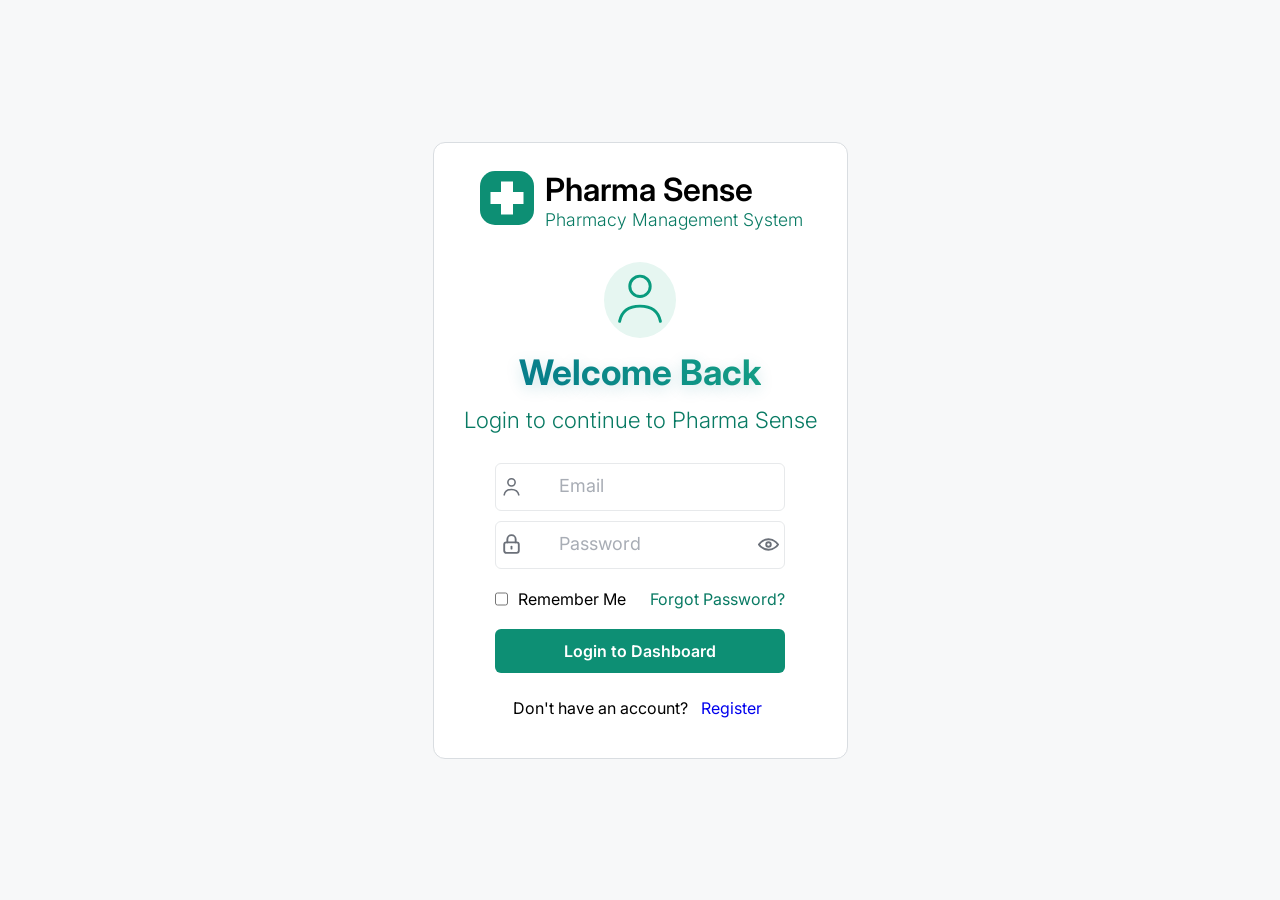
<file: pages/app/stock.html>
<!doctype html>
<html lang="en">

<head>
  <meta charset="UTF-8" />
  <meta name="viewport" content="width=device-width, initial-scale=1.0" />
  <meta name="description" content="Pharma Sense stock management" />
  <title>Pharma Sense - Stock Management</title>
  <link rel="stylesheet" href="../../styles/dashboard.css" />
  <link rel="stylesheet" href="../../styles/stock.css" />
</head>

<body data-page="dashboard" data-active-nav="stock">
  <div class="app stock-app">
    <aside class="sidebar" data-sidebar></aside>

    <main class="main stock-main">
      <header class="topbar stock-topbar">
        <button class="mobile-menu" aria-label="Open menu">☰</button>
        <div class="stock-top-actions">
          <label class="search-box stock-global-search">
            <span>⌕</span>
            <input type="search" placeholder="Search medicines, brands, categories..."
              aria-label="Search medicines, brands, categories" />
          </label>
          <div class="top-profile">
            <div class="avatar" data-user-initials>AK</div>
            <div class="profile-text"><strong data-user-name>Altaf Khan</strong><small>Administrator</small></div>
          </div>
        </div>
      </header>

      <section class="stock-content" aria-labelledby="stock-title">
        <div class="stock-heading">
          <div class="stock-heading-copy">
            <div class="stock-page-icon">▣</div>
            <div>
              <h1 id="stock-title">Stock Management</h1>
              <p>Track and manage your medicine inventory in real time.</p>
            </div>
          </div>
          <button type="button" class="primary-button inventory-add-button" data-open-inventory-modal>＋ Add
            Medicine</button>
        </div>

        <div class="stock-summary" data-stock-summary>
          <article class="stock-summary-card"><span class="summary-icon green">▰</span>
            <div>
              <p>Total Medicines</p><strong>1,524</strong><small>in stock</small>
            </div>
          </article>
          <article class="stock-summary-card"><span class="summary-icon teal">▣</span>
            <div>
              <p>Low Stock Items</p><strong class="danger">18</strong><small>need attention</small>
            </div>
          </article>
          <article class="stock-summary-card"><span class="summary-icon orange">⚠</span>
            <div>
              <p>Expiring Soon</p><strong class="warning">32</strong><small>within 30 days</small>
            </div>
          </article>
          <article class="stock-summary-card"><span class="summary-icon slate">⊘</span>
            <div>
              <p>Out of Stock</p><strong>6</strong><small>items</small>
            </div>
          </article>
        </div>

        <section class="stock-table-card" aria-label="Medicine inventory">
          <div class="stock-toolbar">
            <div class="stock-tabs" role="tablist" aria-label="Stock filters">
              <button class="stock-tab active" type="button" role="tab" data-filter="all">⌕ All Medicines</button>
              <button class="stock-tab" type="button" role="tab" data-filter="Low Stock">⚠ Low Stock</button>
              <button class="stock-tab" type="button" role="tab" data-filter="Expiring Soon">◷ Expiring Soon</button>
              <button class="stock-tab" type="button" role="tab" data-filter="Out of Stock">⊘ Out of Stock</button>
            </div>
            <div class="stock-table-actions">
              <label class="stock-search"><span>⌕</span><input type="search" data-stock-search
                  placeholder="Search by name, brand, or SKU..." aria-label="Search stock" /></label>
              <button class="filter-button" type="button">⚱ Filter⌄</button>
            </div>
          </div>

          <div class="stock-table-wrap">
            <table>
              <thead>
                <tr>
                  <th>Medicine Name</th>
                  <th>Brand</th>
                  <th>Category</th>
                  <th>Stock Qty</th>
                  <th>Unit</th>
                  <th>Expiry Date</th>
                  <th>Status</th>
                  <th><span class="sr-only">Actions</span></th>
                </tr>
              </thead>
              <tbody data-stock-rows>
                <tr>
                  <td><span class="medicine-dot green"></span>Paracetamol 500mg</td>
                  <td>Crocin</td>
                  <td>Pain Relief</td>
                  <td>1,250</td>
                  <td>Tablet</td>
                  <td>Nov 2026</td>
                  <td><span class="stock-status in-stock">● In Stock</span></td>
                  <td><button class="row-action" aria-label="Edit Paracetamol 500mg">✎</button></td>
                </tr>
                <tr>
                  <td><span class="medicine-dot blue"></span>Amoxicillin 500mg</td>
                  <td>Amoxil</td>
                  <td>Antibiotic</td>
                  <td>985</td>
                  <td>Capsule</td>
                  <td>Feb 2026</td>
                  <td><span class="stock-status in-stock">● In Stock</span></td>
                  <td><button class="row-action" aria-label="Edit Amoxicillin 500mg">✎</button></td>
                </tr>
                <tr>
                  <td><span class="medicine-dot blue"></span>Cetirizine 10mg</td>
                  <td>Zyrtec</td>
                  <td>Anti-Allergy</td>
                  <td>780</td>
                  <td>Tablet</td>
                  <td>Jan 2027</td>
                  <td><span class="stock-status in-stock">● In Stock</span></td>
                  <td><button class="row-action" aria-label="Edit Cetirizine 10mg">✎</button></td>
                </tr>
                <tr>
                  <td><span class="medicine-dot pink"></span>Pantoprazole 40mg</td>
                  <td>Pantocid</td>
                  <td>Gastrointestinal</td>
                  <td>650</td>
                  <td>Tablet</td>
                  <td>Dec 2026</td>
                  <td><span class="stock-status in-stock">● In Stock</span></td>
                  <td><button class="row-action" aria-label="Edit Pantoprazole 40mg">✎</button></td>
                </tr>
                <tr>
                  <td><span class="medicine-dot blue"></span>Azithromycin 250mg</td>
                  <td>Azithral</td>
                  <td>Antibiotic</td>
                  <td>540</td>
                  <td>Tablet</td>
                  <td>Mar 2026</td>
                  <td><span class="stock-status expiring">● Expiring Soon</span></td>
                  <td><button class="row-action" aria-label="Edit Azithromycin 250mg">✎</button></td>
                </tr>
                <tr>
                  <td><span class="medicine-dot green"></span>Metformin 500mg</td>
                  <td>Gluformin</td>
                  <td>Diabetes</td>
                  <td>320</td>
                  <td>Tablet</td>
                  <td>Aug 2026</td>
                  <td><span class="stock-status in-stock">● In Stock</span></td>
                  <td><button class="row-action" aria-label="Edit Metformin 500mg">✎</button></td>
                </tr>
                <tr>
                  <td><span class="medicine-dot yellow"></span>Ibuprofen 400mg</td>
                  <td>Brufen</td>
                  <td>Pain Relief</td>
                  <td>120</td>
                  <td>Tablet</td>
                  <td>Jun 2026</td>
                  <td><span class="stock-status low-stock">● Low Stock</span></td>
                  <td><button class="row-action" aria-label="Edit Ibuprofen 400mg">✎</button></td>
                </tr>
                <tr>
                  <td><span class="medicine-dot red"></span>Cough Syrup</td>
                  <td>Benadryl</td>
                  <td>Cough &amp; Cold</td>
                  <td>0</td>
                  <td>Bottle</td>
                  <td>—</td>
                  <td><span class="stock-status out-stock">● Out of Stock</span></td>
                  <td><button class="row-action" aria-label="Edit Cough Syrup">✎</button></td>
                </tr>
              </tbody>
            </table>
          </div>
          <footer class="stock-table-footer"><span data-stock-count>Showing 1–8 of 1,524 medicines</span>
            <nav class="pagination" aria-label="Pagination"><button disabled>‹</button><button
                class="current">1</button><button>2</button><button>3</button><button>4</button><button>5</button><button>›</button>
            </nav>
          </footer>
        </section>
        <footer class="stock-footer">v1.0 <span>•</span> Local Data Storage</footer>
      </section>
    </main>
  </div>
  <script src="../../scripts/sidebar.js"></script>
  <script src="../../scripts/auth.js"></script>
  <script src="../../scripts/inventory.js"></script>
  <script>
    document.querySelector(".mobile-menu").addEventListener("click", () => document.querySelector(".sidebar").classList.toggle("show"));
  </script>
</body>

</html>
</file>
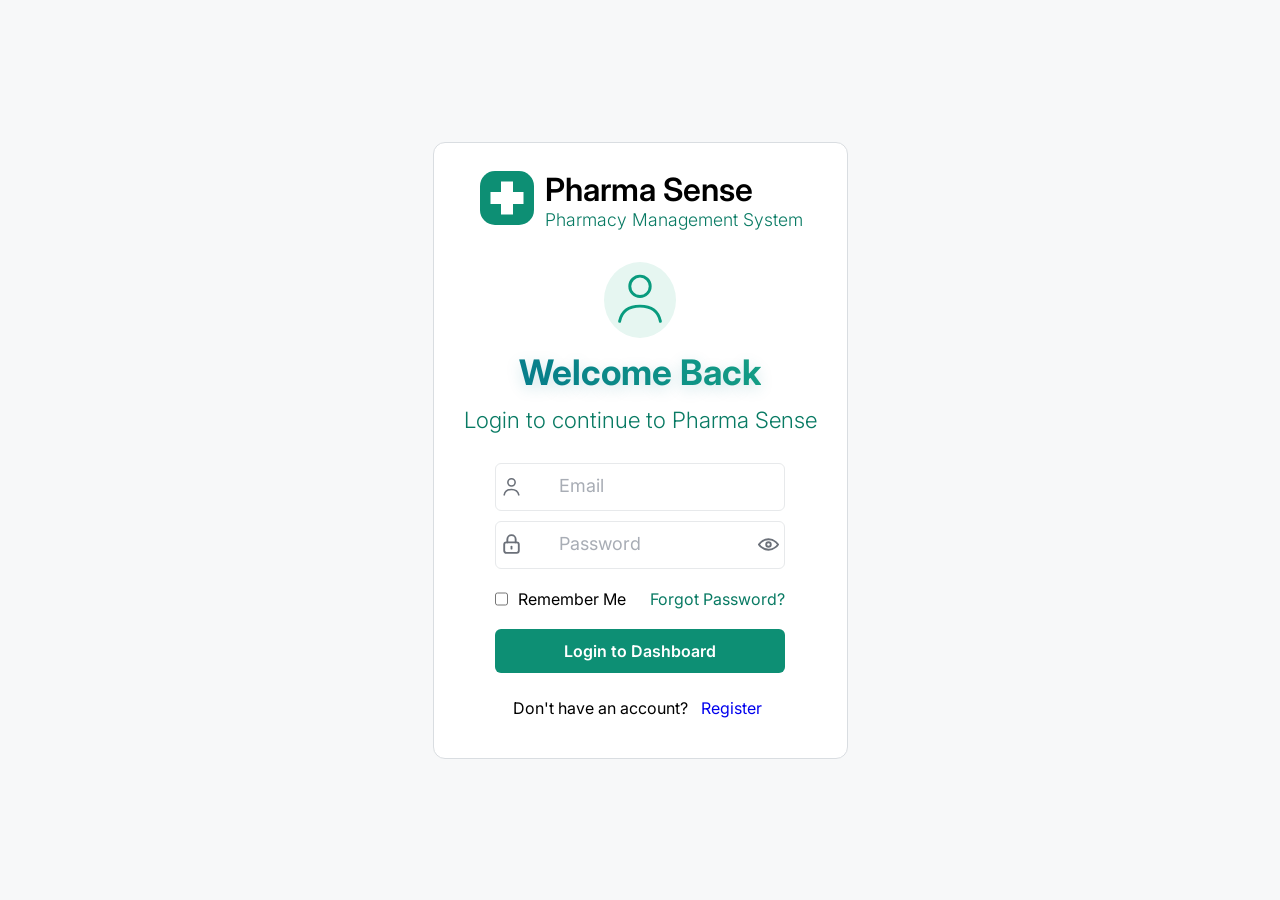
<file: pages/auth/login.html>
<!DOCTYPE html>
<html lang="en">

<head>
  <meta charset="UTF-8">
  <meta name="viewport" content="width=device-width, initial-scale=1.0">
  <title>Login Page</title>
  <link rel="stylesheet" href="../../styles/auth/login.css">
</head>

<body data-page="login">
  <div class="box">
    <div class="container">
      <div class="one">
        <div class="plus">
          <img src="../../assets/auth/login/pharma_sense_login_assets/icons/pharma-sense-logo.svg"
            alt="Pharma Sense logo">
        </div>
        <div class="text">
          <h1>Pharma Sense</h1>
          <p>
            Pharmacy Management System
          </p>
        </div>
      </div>
      <div class="two">
        <div class="user">
          <img src="../../assets/auth/login/pharma_sense_login_assets/icons/user.svg" alt="">
        </div>
        <div class="welcomeback">
          <h1>Welcome Back</h1>
        </div>
        <div class="description">
          <p>Login to continue to Pharma Sense</p>
        </div>
      </div>
      <form action="" class="three">
        <div class="email form">
          <img src="../../assets/auth/login/pharma_sense_login_assets/icons/user - Copy.svg" alt="">
          <input type="email" name="email" id="email" autocomplete="email" required placeholder="Email">
        </div>
        <div class="password form">
          <img src="../../assets/auth/login/pharma_sense_login_assets/icons/lock.svg" alt="">
          <input type="password" name="password" id="password" required placeholder="Password">
          <button type="button" class="password-toggle" data-toggle-password="password" aria-label="Show password"><img
              src="../../assets/auth/login/pharma_sense_login_assets/icons/eye.svg" alt=""></button>

        </div>
        <div class="four ">
          <div>
            <input type="checkbox" name="Remember Me" id="Remember Me">
            <p>Remember Me</p>
          </div>
          <button type="button" class="forgot-password" data-open-recovery>Forgot Password?</button>
        </div>

        <p class="form-message" data-form-message role="alert" hidden></p>
        <button class="submit-button" type="submit">Login to Dashboard</button>

      </form>

      <div class="already">
        <p>Don't have an account?</p>
        <a href="register.html">Register</a>
      </div>

    </div>

  </div>

  <div class="recovery-backdrop" data-recovery-modal hidden>
    <section class="recovery-modal" role="dialog" aria-modal="true" aria-labelledby="recovery-title"
      aria-describedby="recovery-description">
      <button type="button" class="recovery-close" data-close-recovery aria-label="Close password recovery">×</button>
      <div class="recovery-icon" aria-hidden="true">✉</div>
      <h2 id="recovery-title">Reset your password</h2>
      <p id="recovery-description" data-recovery-copy>Enter your registered email to continue to the OTP step.</p>
      <form data-recovery-form novalidate>
        <label for="recovery-email" data-recovery-email-label>Registered email</label>
        <input id="recovery-email" name="recoveryEmail" type="email" autocomplete="email"
          placeholder="Enter your registered email" required />
        <label for="recovery-otp" data-recovery-otp-label hidden>Enter OTP</label>
        <input id="recovery-otp" name="recoveryOtp" type="text" inputmode="numeric" autocomplete="one-time-code"
          placeholder="Enter OTP" maxlength="6" hidden />
        <p class="recovery-message" data-recovery-message role="alert" hidden></p>
        <div class="recovery-actions">
          <button type="button" class="recovery-cancel" data-close-recovery>Cancel</button>
          <button type="submit" class="recovery-send" data-recovery-send>Send</button>
        </div>
      </form>
    </section>
  </div>




  <script src="../../scripts/auth.js"></script>
</body>

</html>
</file>
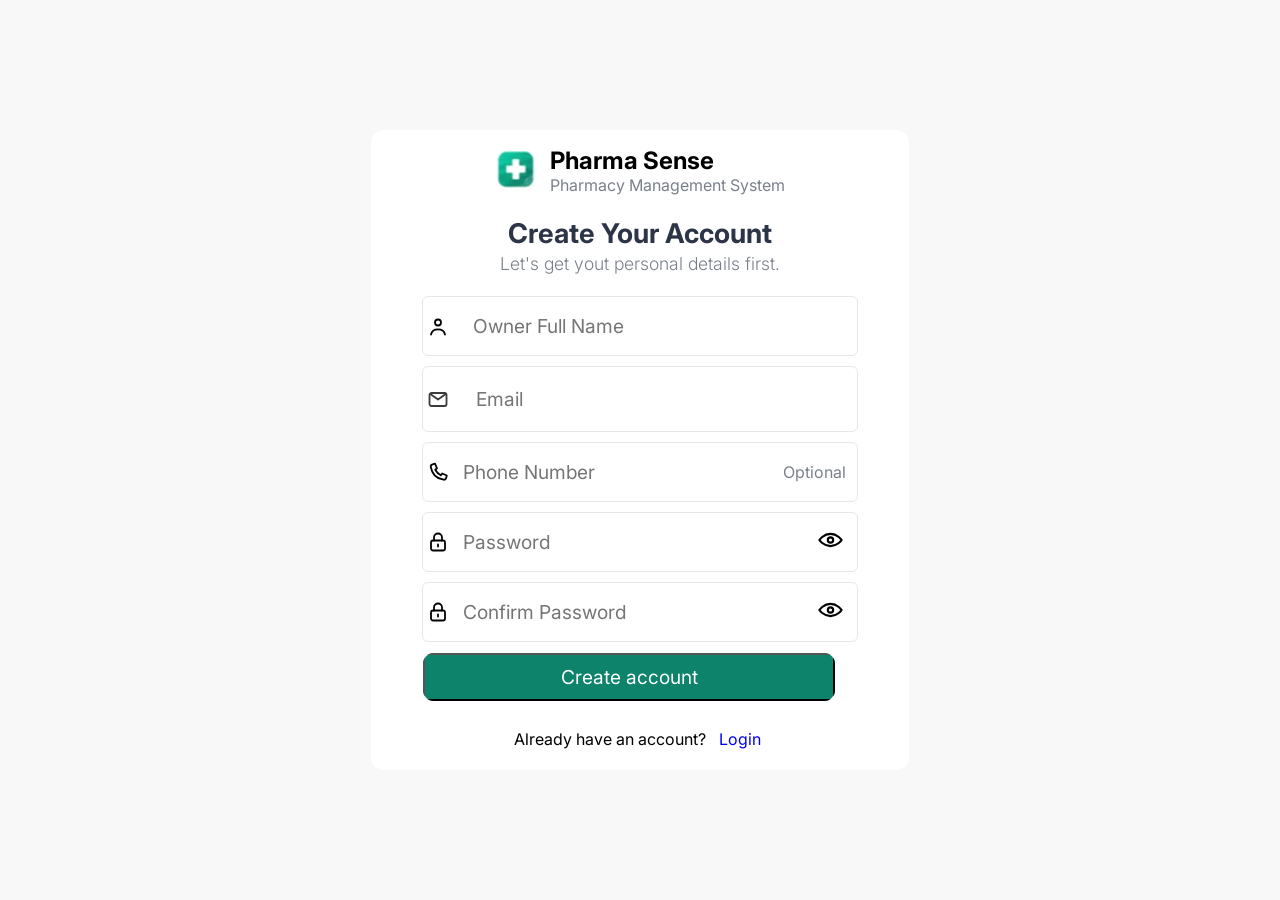
<file: pages/auth/register.html>
<!doctype html>
<html lang="en">

<head>
  <meta charset="UTF-8" />
  <meta name="viewport" content="width=device-width, initial-scale=1.0" />
  <title>Register page</title>
  <link rel="stylesheet" href="../../styles/auth/register.css" />
</head>

<body data-page="register">
  <div class="container">
    <div class="title">
      <div class="plus">
        <img src="../../assets/auth/register/pharma_sense_assets(1)/logo.png" alt="" />
      </div>
      <div class="pharma">
        <h2>Pharma Sense</h2>
        <p>Pharmacy Management System</p>
      </div>
    </div>
    <!-- <div class="circle">
      <div class="one active">1</div>
      <div class="line"></div>
      <div class="two active">2</div>
    </div> -->
    <div class="account">
      <h1>Create Your Account</h1>
      <p>Let's get yout personal details first.</p>
    </div>
    <form class="register">
      <div class="Owner-name">
        <img src="../../assets/auth/register/pharma_sense_assets(1)/icons/user.svg" alt="" />

        <input type="text" name="fullName" autocomplete="name" placeholder="Owner Full Name" required />
      </div>
      <div class="email Owner-name">
        <img src="../../assets/auth/register/pharma_sense_assets(1)/icons/mail.svg" alt="" />
        <input type="email" name="email" id="email" autocomplete="email" placeholder="Email" required />
      </div>
      <div class="phone Owner-name">
        <div class="left">
          <img src="../../assets/auth/register/pharma_sense_assets(1)/icons/phone.svg" alt="" />
          <input type="tel" name="phone" autocomplete="tel" placeholder="Phone Number" required />
        </div>
        <div class="right">Optional</div>
      </div>
      <div class="password Owner-name phone">
        <div class="left">
          <img src="../../assets/auth/register/pharma_sense_assets(1)/icons/lock.svg" alt="" />
          <input type="password" name="password" id="password" autocomplete="new-password" placeholder="Password"
            required />
        </div>
        <div class="right">
          <button type="button" class="password-toggle" data-toggle-password="password" aria-label="Show password"><img
              src="../../assets/auth/register/pharma_sense_assets(1)/icons/eye.svg" alt="" /></button>
        </div>
      </div>
      <div class="confirm Owner-name phone">
        <div class="left">
          <img src="../../assets/auth/register/pharma_sense_assets(1)/icons/lock.svg" alt="" />
          <input type="password" name="confirmPassword" id="confirmPassword" autocomplete="new-password"
            placeholder="Confirm Password" required />
        </div>
        <div class="right">
          <button type="button" class="password-toggle" data-toggle-password="confirmPassword"
            aria-label="Show password"><img src="../../assets/auth/register/pharma_sense_assets(1)/icons/eye.svg"
              alt="" /></button>
        </div>
      </div>
      <p class="form-message" data-form-message role="alert" hidden></p>
      <div class="button">
        <button type="submit">Create account</button>
      </div>
    </form>
    <div class="already">
      <p>Already have an account?</p>
      <a href="login.html">Login</a>
    </div>
  </div>
  <script src="../../scripts/auth.js"></script>
</body>

</html>
</file>
<file: styles/landing.css>
@import url("https://fonts.googleapis.com/css2?family=Inter:ital,opsz,wght@0,14..32,100..900;1,14..32,100..900&display=swap");

:root {
  /* Brand & Accent Colors */
  --color-primary: #009b79;
  /* Main turquoise/teal green */
  --color-primary-hover: #008f70;
  /* Darker green for button hovers */
  --color-primary-light: #ddf7f1;
  /* Light teal background (active nav item) */
  --color-secondary-accent: #00bf8f;
  /* Bright accent green for highlights */

  /* Text & Typography Colors */
  --color-text-main: #1a202c;
  /* Dark heading color */
  --color-text-muted: #444f63;
  /* Muted secondary body text */
  --color-text-light: #90a3bf;
  /* Light placeholder / footer text */

  /* Neutral Backgrounds */
  --bg-page: #f4f7f6;
  /* Main app background */
  --bg-card: #ffffff;
  /* Card & panel background */
  --bg-input: #f8fafc;
  /* Search input background */

  /* Borders & Dividers */
  --border-color-light: #c2cbd8;
  /* Light card outline */
  --border-color-muted: #cbd5e1;
  /* Input borders */

  /* Fonts & Weights */
  --font-family: "Inter", system-ui, -apple-system, sans-serif;
  --font-weight-regular: 400;
  --font-weight-medium: 500;
  --font-weight-semibold: 600;
  --font-weight-bold: 700;

  /* Spacing System */
  --space-xs: 4px;
  --space-sm: 8px;
  --space-md: 16px;
  --space-lg: 24px;
  --space-xl: 32px;

  /* Border Radii */
  --radius-sm: 8px;
  /* Buttons & small inputs */
  --radius-md: 12px;
  /* Cards & navigation items */
  --radius-lg: 20px;
  /* Large main container panels */
  --radius-full: 9999px;
  /* Badges & pill elements */

  /* Elevation / Shadows */
  --shadow-sm: 0 2px 7px rgba(100, 207, 132, 0.644);
  --shadow-md: 0 4px 12px rgba(25, 165, 32, 0.459);
  --shadow-lg: 0 10px 25px rgb(2, 163, 24);
}

p {
  color: var(--color-text-muted);
}

h1,
h2,
h3,
h4 {
  color: var(--color-text-main);
}

* {
  padding: 0;
  margin: 0;
  box-sizing: border-box;
  font-family: var(--font-family);
}

body {
  background-image: url(../assets/images/landing/Background.png);
  background-position: center;
  background-size: cover;
  background-repeat: no-repeat;
}

/* Hedaer section */
header {
  display: flex;
  align-items: center;
  /* width: 25%; */
  gap: 10px;
  margin-bottom: 5px;
  border-bottom: 1px solid var(--color-primary-light);
  box-shadow: var(--shadow-sm);
  padding: 5px 40px;

  outline: none;
}

header img {
  width: 60px;
}

/* main Section */
main {
  margin-top: 10px;
  padding: 5px 40px;
  display: flex;
  justify-content: space-between;
}

.upper {
  padding: 0px 8px;
  /* border: 1px solid salmon; */
}

.left {
  width: 40%;
  /* border: 1px solid red; */
  padding: 5px 0;
  display: flex;
  flex-direction: column;
  gap: 5px;
}

/* upper section in side left */
#complete {
  display: flex;
  align-items: center;
  border: 1px solid transparent;
  margin: 10px 0;
  border-radius: var(--radius-lg);
  background-color: var(--color-primary-light);
  width: 80%;
}

#complete p {
  color: var(--color-primary);
  font-weight: var(--font-weight-semibold);
}

.Manage {
  margin: 20px 0px;
}

.Manage h1 {
  font-size: 2.5em;
  text-transform: capitalize;
  font-weight: var(--font-weight-semibold);
  line-height: 1.2em;
}

#Business {
  color: var(--color-secondary-accent);
}

.paragraph {
  margin: 15px 0px;
}

.paragraph p {
  font-size: 1.4em;
}

/* Button section */


.button button {
  display: flex;
  justify-content: center;
  align-items: center;
  padding: 12px 18px;
  font-weight: 400;
  letter-spacing: 0.12em;
  background-color: var(--color-primary-hover);
  outline: none;
  color: white;
  border: 1px solid transparent;
  border-radius: var(--radius-sm);
  cursor: pointer;

  transition: all 0.2s ease;
  box-shadow: 0 4px 10px rgba(13, 110, 253, 0.2);
}

.button button:hover {
  transform: translateY(-2px);
  scale: 1.02;
  background: #3943ce;
  box-shadow:
    0 8px 20px rgba(13, 110, 253, 0.3),
    0 0 0 4px rgba(13, 110, 253, 0.08);
}

.button {
  display: flex;
  align-items: center;
  gap: 25px;
  margin: 25px 0px;
}

#login {
  display: flex;
  gap: 5px;
}

.button a {
  color: white;
  text-decoration: none;
}

#Register {
  font-size: 1.5em;
  font-weight: 400;
  padding: 8px 30px;


}

/* lower section inside left */


.lower {
  padding: 0px 8px;
}

.lower h3 {
  margin: 5px 0;
}

.group {
  display: flex;
  gap: 10px;
  align-items: center;
}

.modules {
  display: flex;
  flex-direction: column;
  gap: 5px;
  justify-content: center;
}

.group div {
  display: flex;
  flex-direction: column;
  gap: 0px;
  line-height: 1em;
}

/* right section */
.right {
  /* padding: 10px; */

  display: flex;
  justify-content: center;
  align-items: center;
  border-radius: var(--radius-lg);
  overflow: hidden;
  box-shadow: 0 4px 12px rgba(0, 0, 0, 0.08);

  /* Smooth transition */
  transition: all 0.2s ease;
}

.right:hover {
  transform: translateY(-6px);

  /* Stronger shadow on hover */
  box-shadow: 0px 12px 10px rgba(191, 84, 224, 0.479);
}

.right img {
  width: 100%;
  height: 600px;
  object-fit: fill;
  object-position: center;
}

/* footer section */
footer {
  /* border: 1px solid red; */
  width: 50%;
  margin-top: 10px;
}

.footer {
  padding: 10px 40px;

  display: flex;
  gap: 10px;
  align-items: center;
}

.footer-list {
  padding: 0px 8px;
  display: flex;
  gap: 15px;
  align-items: center;
  margin: 0 10px;
}

.footer-list li {
  padding: 0 10px;
}
</file>
<file: main.css>
@import url("https://fonts.googleapis.com/css2?family=Inter:ital,opsz,wght@0,14..32,100..900;1,14..32,100..900&display=swap");

:root {
  /* Brand & Accent Colors */
  --color-primary: #009b79; /* Main turquoise/teal green */
  --color-primary-hover: #008f70; /* Darker green for button hovers */
  --color-primary-light: #ddf7f1; /* Light teal background (active nav item) */
  --color-secondary-accent: #00bf8f; /* Bright accent green for highlights */

  /* Text & Typography Colors */
  --color-text-main: #1a202c; /* Dark heading color */
  --color-text-muted: #444f63; /* Muted secondary body text */
  --color-text-light: #90a3bf; /* Light placeholder / footer text */

  /* Neutral Backgrounds */
  --bg-page: #f4f7f6; /* Main app background */
  --bg-card: #ffffff; /* Card & panel background */
  --bg-input: #f8fafc; /* Search input background */

  /* Borders & Dividers */
  --border-color-light: #c2cbd8; /* Light card outline */
  --border-color-muted: #cbd5e1; /* Input borders */

  /* Fonts & Weights */
  --font-family: "Inter", system-ui, -apple-system, sans-serif;
  --font-weight-regular: 400;
  --font-weight-medium: 500;
  --font-weight-semibold: 600;
  --font-weight-bold: 700;

  /* Spacing System */
  --space-xs: 4px;
  --space-sm: 8px;
  --space-md: 16px;
  --space-lg: 24px;
  --space-xl: 32px;

  /* Border Radii */
  --radius-sm: 8px; /* Buttons & small inputs */
  --radius-md: 12px; /* Cards & navigation items */
  --radius-lg: 20px; /* Large main container panels */
  --radius-full: 9999px; /* Badges & pill elements */

  /* Elevation / Shadows */
  --shadow-sm: 0 2px 7px rgba(100, 207, 132, 0.644);
  --shadow-md: 0 4px 12px rgba(25, 165, 32, 0.459);
  --shadow-lg: 0 10px 25px rgb(2, 163, 24);
}
p {
  color: var(--color-text-muted);
}
h1,
h2,
h3,
h4 {
  color: var(--color-text-main);
}
* {
  padding: 0;
  margin: 0;
  box-sizing: border-box;
  font-family: var(--font-family);
}
body {
  background-image: url(image/Background.png);
  background-position: center;
  background-size: cover;
  background-repeat: no-repeat;
}
/* Hedaer section */
header {
  display: flex;
  align-items: center;
  /* width: 25%; */
  gap: 10px;
  margin-bottom: 5px;
  border-bottom: 1px solid var(--color-primary-light);
  box-shadow: var(--shadow-sm);
  padding: 5px 40px;

  outline: none;
}

header img {
  width: 60px;
}
/* main Section */
main {
  margin-top: 10px;
  padding: 5px 40px;
  display: flex;
  justify-content: space-between;
}
.upper {
  padding: 0px 8px;
  /* border: 1px solid salmon; */
}
.left {
  width: 40%;
  /* border: 1px solid red; */
  padding: 5px 0;
  display: flex;
  flex-direction: column;
  gap: 5px;
}
/* upper section in side left */
#complete {
  display: flex;
  align-items: center;
  border: 1px solid transparent;
  margin: 10px 0;
  border-radius: var(--radius-lg);
  background-color: var(--color-primary-light);
  width: 80%;
}
#complete p {
  color: var(--color-primary);
  font-weight: var(--font-weight-semibold);
}
.Manage {
  margin: 20px 0px;
}
.Manage h1 {
  font-size: 2.5em;
  text-transform: capitalize;
  font-weight: var(--font-weight-semibold);
  line-height: 1.2em;
}
#Business {
  color: var(--color-secondary-accent);
}
.paragraph {
  margin: 15px 0px;
}
.paragraph p {
  font-size: 1.4em;
}
/* Button section */


.button button {
  display: flex;
  justify-content: center;
  align-items: center;
  padding: 12px 18px;
  font-weight: 400;
  letter-spacing: 0.12em;
  background-color: var(--color-primary-hover);
  outline: none;
  color: white;
  border: 1px solid transparent;
  border-radius: var(--radius-sm);
  cursor: pointer;

  transition: all 0.2s ease;
  box-shadow: 0 4px 10px rgba(13, 110, 253, 0.2);
}
.button button:hover {
  transform: translateY(-2px);
  scale: 1.02;
  background: #3943ce;
  box-shadow:
    0 8px 20px rgba(13, 110, 253, 0.3),
    0 0 0 4px rgba(13, 110, 253, 0.08);
}
.button {
  display: flex;
  align-items: center;
  gap: 25px;
  margin: 25px 0px;
}
#login {
  display: flex;
  gap: 5px;
}
.button a {
  color: white;
  text-decoration: none;
}
#Register {
  font-size: 1.5em;
  font-weight: 400;
  padding: 8px 30px;
  

}

/* lower section inside left */


.lower {
  padding: 0px 8px;
}
.lower h3 {
  margin: 5px 0;
}
.group {
  display: flex;
  gap: 10px;
  align-items: center;
}
.modules {
  display: flex;
  flex-direction: column;
  gap: 5px;
  justify-content: center;
}
.group div {
  display: flex;
  flex-direction: column;
  gap: 0px;
  line-height: 1em;
}

/* right section */
.right {
  /* padding: 10px; */

  display: flex;
  justify-content: center;
  align-items: center;
  border-radius: var(--radius-lg);
  overflow: hidden;
  box-shadow: 0 4px 12px rgba(0, 0, 0, 0.08);

  /* Smooth transition */
  transition: all 0.2s ease;
}
.right:hover {
  transform: translateY(-6px);

  /* Stronger shadow on hover */
  box-shadow: 0px 12px 10px rgba(191, 84, 224, 0.479);
}

.right img {
  width: 100%;
  height: 600px;
  object-fit: fill;
  object-position: center;
}

/* footer section */
footer {
  /* border: 1px solid red; */
  width: 50%;
  margin-top: 10px;
}
.footer {
  padding: 10px 40px;

  display: flex;
  gap: 10px;
  align-items: center;
}
.footer-list {
  padding: 0px 8px;
  display: flex;
  gap: 15px;
  align-items: center;
  margin: 0 10px;
}
.footer-list li {
  padding: 0 10px;
}
</file>
<file: Dashboard/Dashboard.css>
/* =====================================================
   PHARMA SENSE DASHBOARD
   ===================================================== */

* {
  margin: 0;
  padding: 0;
  box-sizing: border-box;
}

:root {
  --primary: #079b81;
  --primary-dark: #057d69;
  --primary-light: #e5f7f3;

  --navy: #102a43;
  --text: #536b82;
  --muted: #405061;

  --background: #f6fafb;
  --white: #ffffff;

  --border: #878d91;

  --blue: #3985d7;
  --orange: #f39a22;
  --red: #e85b55;
  --purple: #8065d5;

  --shadow: 0 8px 25px rgba(29, 65, 84, 0.06);
}

body {
  font-family: "Segoe UI", Arial, sans-serif;

  background: var(--background);
  color: var(--navy);

  overflow-x: hidden;
}

button,
input,
select {
  font-family: inherit;
}

a {
  text-decoration: none;
  color: inherit;
}

/* =====================================================
   MAIN APP
   ===================================================== */

.app {
  min-height: 100vh;
}

/* =====================================================
   SIDEBAR
   ===================================================== */

.sidebar {
  position: fixed;

  top: 0;
  left: 0;
  bottom: 0;

  width: 255px;

  padding: 25px 15px 18px;

  background: white;

  border-right: 1px solid var(--border);

  display: flex;
  flex-direction: column;

  z-index: 100;
}

/* Brand */

.brand {
  display: flex;
  align-items: center;

  gap: 11px;

  padding: 0 9px 27px;
}
.brand span img {
  width: 45px;
  height: 45px;
  display: grid;
  place-items: center;
  border-radius: 12px;
}

/* .brand-logo {


  color: white;

  background: linear-gradient(135deg, #18b9a2, #008b75);

  box-shadow: 0 7px 16px rgba(0, 155, 128, 0.18);
} */

/* .brand-logo span {
  font-size: 22px;
} */

.brand h1 {
  font-size: 17px;

  letter-spacing: -0.5px;
}

/* .brand h1 span {
  color: var(--primary);
} */

.brand p {
  color: var(--muted);

  font-size: 11px;

  margin-top: 3px;
}

/* Navigation */

.navigation {
  flex: 1;
  overflow-x: hidden;

  overflow-y: auto;
}

.menu-title {
  padding: 0 12px 9px;

  color: #414a52;

  font-size: 13px;

  font-weight: 800;

  letter-spacing: 1px;
}

.section-title {
  margin-top: 20px;
}

.nav-item {
  min-height: 42px;

  display: flex;
  align-items: center;

  gap: 12px;

  margin: 2px 0;

  padding: 0 12px;

  border-radius: 9px;

  color: #52667b;

  font-size: 12px;

  font-weight: 500;

  transition: 0.2s ease;
}

.nav-item:hover {
  color: var(--primary);

  background: #f0faf8;

  transform: translateX(2px);
}

.nav-item.active {
  color: var(--primary);

  background: var(--primary-light);

  font-weight: 700;
}

.nav-icon {
  width: 45px;

  text-align: center;

  font-size: 25px;
}

.nav-badge {
  margin-left: auto;

  min-width: 22px;

  padding: 3px 6px;

  text-align: center;

  border-radius: 10px;

  color: white;

  background: var(--primary);

  font-size: 9px;
}

.alert-dot {
  width: 7px;
  height: 7px;

  margin-left: auto;

  border-radius: 50%;

  background: var(--orange);
}

/* Sidebar bottom */

.sidebar-bottom {
  border-top: 1px solid var(--border);

  padding-top: 15px;
}

.help-box {
  display: flex;

  align-items: center;

  gap: 10px;

  padding: 11px;

  margin-bottom: 15px;

  border-radius: 10px;

  background: #f7fbfc;
}

.help-icon {
  width: 31px;
  height: 31px;

  display: grid;
  place-items: center;

  border-radius: 50%;

  color: var(--primary);

  background: #e4f6f2;

  font-weight: 700;
}

.help-box strong,
.help-box small {
  display: block;
}

.help-box strong {
  font-size: 12px;
}

.help-box small {
  color: var(--muted);

  font-size: 8px;

  margin-top: 3px;
}

.admin-profile {
  display: flex;

  align-items: center;

  gap: 9px;

  padding: 0 6px;
}

.avatar {
  width: 36px;
  height: 36px;

  display: grid;
  place-items: center;

  flex-shrink: 0;

  border-radius: 50%;

  color: #087d6b;

  background: #dff5ef;

  font-size: 12px;

  font-weight: 800;
}

.admin-profile strong,
.admin-profile small {
  display: block;
}

.admin-profile strong {
  font-size: 12px;
}

.admin-profile small {
  color: var(--muted);

  font-size: 8px;

  margin-top: 2px;
}

.more {
  margin-left: auto;

  color: #9aa7b4;

  letter-spacing: 2px;
}

/* =====================================================
   MAIN
   ===================================================== */

.main {
  margin-left: 255px;

  width: calc(100% - 255px);

  min-width: 0;
}

/* =====================================================
   TOPBAR
   ===================================================== */

.topbar {
  min-height: 78px;

  padding: 0 clamp(22px, 3vw, 40px);

  display: flex;

  align-items: center;

  justify-content: space-between;

  gap: 20px;

  background: white;

  border-bottom: 1px solid var(--border);
}

.page-title h2 {
  font-size: 25px;
  color: var(--primary);

  letter-spacing: 1px;
}

.page-title p {
  color: var(--muted);

  font-size: 12px;

  margin-top: 2px;
}

.top-actions {
  display: flex;

  align-items: center;

  gap: 15px;
}

/* Search */

.search-box {
  width: min(290px, 27vw);

  height: 40px;

  display: flex;

  align-items: center;

  gap: 8px;

  padding: 0 10px;

  border: 1px solid var(--border);

  border-radius: 9px;

  background: #fbfdfe;

  color: #8795a4;
}

.search-box > span {
  font-size: 20px;
}

.search-box input {
  width: 100%;

  min-width: 0;

  border: 0;

  outline: 0;

  background: transparent;

  font-size: 15px;
}

.search-box input::placeholder {
  color: #9ba8b5;
}

kbd {
  padding: 3px 5px;

  border: 1px solid #e0e6ea;

  border-radius: 4px;

  color: #9ba6b0;

  font-size: 11px;

  white-space: nowrap;
}

/* Notification */

.notification {
  position: relative;

  width: 38px;
  height: 38px;

  border: 1px solid var(--border);

  border-radius: 9px;

  background: white;

  color: #53687d;

  font-size: 20px;
}

.notification span {
  position: absolute;

  top: 7px;
  right: 8px;

  width: 6px;
  height: 6px;

  border-radius: 50%;

  background: #f35c45;

  border: 1px solid white;
}

/* Profile */

.top-profile {
  display: flex;

  align-items: center;

  gap: 5px;
}

.top-profile strong,
.top-profile small {
  display: block;
}

.top-profile strong {
  font-size: 15px;
}

.top-profile small {
  color: var(--muted);

  font-size: 10px;

  margin-top: 2px;
}



/* Mobile button */

.mobile-menu {
  display: none;

  border: 0;

  background: transparent;

  font-size: 22px;
}

/* =====================================================
   CONTENT
   ===================================================== */

.content {
  max-width: 1700px;

  margin: auto;

  padding: 15px clamp(11px, 3vw, 25px) 25px;
}

/* Welcome */

.welcome {
  display: flex;

  align-items: flex-end;

  justify-content: space-between;

  gap: 20px;

  margin-bottom: 22px;
}

.date {
  color: var(--primary);

  font-size: 13px;

  font-weight: 800;

  letter-spacing: 0.5px;
}

.welcome h1 {
  margin-top: 5px;

  font-size: clamp(22px, 2vw, 28px);

  letter-spacing: -0.8px;
}

.welcome p {
  color: var(--text);

  font-size: 15px;

  margin-top: 5px;
}

/* Button */

.primary-button {
  border: 0;

  border-radius: 8px;

  padding: 15px 20px;

  color: white;

  background: var(--primary);

  font-size: 15px;

  font-weight: 700;

  box-shadow: 0 7px 17px rgba(7, 155, 129, 0.18);

  transition: 0.2s;
}

.primary-button:hover {
  background: var(--primary-dark);

  transform: translateY(-2px);
}

/* =====================================================
   STAT CARDS
   ===================================================== */

.stats {
  display: grid;

  grid-template-columns: repeat(4, 1fr);

  gap: 14px;

  margin-bottom: 16px;
}

.stat-card {
  padding: 17px;

  background: white;

  border: 1px solid var(--border);

  border-radius: 11px;

  box-shadow: var(--shadow);
}

.stat-header {
  display: flex;

  align-items: center;

  justify-content: space-between;
}

.stat-icon {
  width: 35px;
  height: 35px;

  display: grid;
  place-items: center;

  border-radius: 9px;

  font-size: 16px;
}

.stat-icon.green {
  color: var(--primary);

  background: #e4f7f3;
}

.stat-icon.blue {
  color: var(--blue);

  background: #cbddee;
}

.stat-icon.orange {
  color: orange;

  background: #ffedd6;
}

.stat-icon.red {
  color: var(--red);

  background: #fff0ef;
}

.growth,
.warning,
.danger {
  padding: 4px 7px;

  border-radius: 10px;

  font-size: 10px;

  font-weight: 600;
}

.growth {
  color: #078b73;

  background: #e8f8f4;
}

.warning {
  color: #d78916;

  background: #fff4e3;
}

.danger {
  color: #dc625d;

  background: #fff0ef;
}

.stat-card > p {
  color: var(--text);

  font-size: 13px;

  margin-top: 13px;
}

.stat-card h3 {
  font-size: 28px;

  margin-top: 4px;

  letter-spacing: -0.8px;
}

.stat-card small {
  display: block;

  color: var(--muted);

  font-size: 10px;

  margin-top: 5px;
}

/* =====================================================
   PANELS
   ===================================================== */

.dashboard-grid,
.bottom-grid {
  display: grid;

  grid-template-columns:
    minmax(0, 1.6fr)
    minmax(300px, 0.9fr);

  gap: 16px;

  margin-bottom: 16px;
}

.panel {
  background: white;

  border: 1px solid var(--border);

  border-radius: 11px;

  box-shadow: var(--shadow);

  overflow: hidden;
}

.panel-header {
  display: flex;

  align-items: flex-start;

  justify-content: space-between;

  gap: 15px;

  padding: 17px 18px;
}

.panel-header h2 {
  font-size: 18px;
}

.panel-header p {
  color: var(--muted);

  font-size: 15px;

  margin-top: 4px;
}

.panel-header select {
  border: 1px solid var(--border);

  border-radius: 7px;

  padding: 7px 9px;

  color: #52677d;

  background: white;

  font-size: 12px;

  outline: none;
}

/* =====================================================
   SALES CHART
   ===================================================== */

.chart {
  height: 260px;

  display: flex;

  padding: 4px 18px 16px;
}

.chart-y-axis {
  width: 38px;

  display: flex;

  flex-direction: column;

  justify-content: space-between;

  padding: 5px 0 28px;

  color: #91a0ae;

  font-size: 12px;
}

.chart-content {
  position: relative;

  flex: 1;

  min-width: 0;
}

.chart-lines {
  position: absolute;

  top: 5px;
  left: 0;
  right: 0;
  bottom: 28px;

  display: flex;

  flex-direction: column;

  justify-content: space-between;
}

.chart-lines i {
  width: 100%;

  border-top: 1px dashed #e9eef1;
}

.chart-content svg {
  position: absolute;

  top: 5px;
  left: 0;

  width: 100%;

  height: calc(100% - 28px);
}

.chart-fill {
  fill: url(#salesGradient);
}

.chart-line {
  fill: none;

  stroke: var(--primary);

  stroke-width: 3;
}

.chart-content circle {
  fill: var(--primary);

  stroke: white;

  stroke-width: 2;
}

.days {
  position: absolute;

  bottom: 5px;

  left: 0;
  right: 0;

  display: flex;

  justify-content: space-between;

  color: #778899;

  font-size: 12px;
}

/* =====================================================
   QUICK ACTIONS
   ===================================================== */

.quick-actions {
  padding: 0 14px 12px;
}

.quick-actions a {
  display: flex;

  align-items: center;

  gap: 10px;

  padding: 11px 5px;

  border-bottom: 1px solid #f0f3f5;

  transition: 0.2s;
}

.quick-actions a:last-child {
  border-bottom: 0;
}

.quick-actions a:hover {
  padding-left: 9px;

  background: #fbfdfd;
}

.quick-icon {
  width: 35px;
  height: 35px;

  display: grid;
  place-items: center;

  border-radius: 8px;

  font-size: 15px;
}

.quick-icon.green {
  color: var(--primary);

  background: #e4f7f3;
}

.quick-icon.blue {
  color: var(--blue);

  background: #eaf3fc;
}

.quick-icon.purple {
  color: var(--purple);

  background: #f0edfb;
}

.quick-icon.orange {
  color: var(--orange);

  background: #fff4e5;
}

.quick-actions div {
  flex: 1;
}

.quick-actions strong,
.quick-actions small {
  display: block;
}

.quick-actions strong {
  font-size: 9px;
}

.quick-actions small {
  color: var(--muted);

  font-size: 7px;

  margin-top: 3px;
}

.quick-actions b {
  color: #a1acb6;

  font-size: 18px;

  font-weight: 400;
}

/* =====================================================
   TABLE
   ===================================================== */

.view-all {
  color: var(--primary);

  font-size: 8px;

  font-weight: 700;
}

.table-container {
  overflow-x: auto;
}

table {
  width: 100%;

  border-collapse: collapse;
}

th {
  padding: 9px 18px;

  text-align: left;

  color: #96a2ae;

  background: #fafcfd;

  border-top: 1px solid var(--border);

  border-bottom: 1px solid var(--border);

  font-size: 7px;

  letter-spacing: 0.5px;
}

td {
  padding: 11px 18px;

  border-bottom: 1px solid #f0f3f5;

  color: #5d7083;

  font-size: 8px;

  white-space: nowrap;
}

td strong,
td small {
  display: block;
}

td strong {
  color: #243b53;

  font-size: 9px;
}

td small {
  color: #9aa6b2;

  font-size: 7px;

  margin-top: 3px;
}

.status {
  display: inline-block;

  padding: 4px 7px;

  border-radius: 10px;

  font-size: 7px;

  font-weight: 700;
}

.status.critical {
  color: #d94f49;

  background: #fff0ef;
}

.status.low {
  color: #ce8519;

  background: #fff5e6;
}

/* =====================================================
   EXPIRY ALERTS
   ===================================================== */

.expiry-list {
  padding: 0 18px 12px;
}

.expiry-item {
  display: flex;

  align-items: center;

  gap: 10px;

  padding: 10px 0;

  border-bottom: 1px solid #f0f3f5;
}

.expiry-item:last-child {
  border-bottom: 0;
}

.medicine-icon {
  width: 31px;
  height: 31px;

  display: grid;
  place-items: center;

  flex-shrink: 0;

  border-radius: 8px;

  color: #0b927b;

  background: #e7f7f4;

  font-size: 11px;

  font-weight: 800;
}

.expiry-item > div:nth-child(2) {
  flex: 1;

  min-width: 0;
}

.expiry-item strong,
.expiry-item small {
  display: block;
}

.expiry-item strong {
  font-size: 9px;
}

.expiry-item small {
  color: var(--muted);

  font-size: 7px;

  margin-top: 3px;
}

.expiry-item > span {
  padding: 4px 6px;

  border-radius: 8px;

  color: #d65d56;

  background: #fff0ef;

  font-size: 7px;

  font-weight: 700;
}

/* =====================================================
   FOOTER
   ===================================================== */

footer {
  display: flex;

  justify-content: center;

  gap: 8px;

  padding-top: 10px;

  color: #9aa6b2;

  font-size: 8px;
}

/* =====================================================
   RESPONSIVE - TABLET
   ===================================================== */

@media (max-width: 1200px) {
  .sidebar {
    width: 225px;
  }

  .main {
    margin-left: 225px;

    width: calc(100% - 225px);
  }

  .stats {
    grid-template-columns: repeat(2, 1fr);
  }

  .dashboard-grid,
  .bottom-grid {
    grid-template-columns: 1fr;
  }

  .search-box {
    width: 220px;
  }
}

/* =====================================================
   RESPONSIVE - SMALL TABLET
   ===================================================== */

@media (max-width: 900px) {
  .sidebar {
    transform: translateX(-100%);

    transition: transform 0.25s ease;

    box-shadow: 10px 0 30px rgba(0, 0, 0, 0.08);
  }

  .sidebar.show {
    transform: translateX(0);
  }

  .main {
    margin-left: 0;

    width: 100%;
  }

  .mobile-menu {
    display: block;
  }

  .top-actions {
    margin-left: auto;

    gap: 8px;
  }

  .profile-text,
  .top-profile > span {
    display: none;
  }
}

/* =====================================================
   RESPONSIVE - MOBILE
   ===================================================== */

@media (max-width: 650px) {
  .topbar {
    min-height: 72px;

    padding: 12px 16px;
  }

  .page-title p {
    display: none;
  }

  .search-box {
    width: 40px;

    padding: 0;

    justify-content: center;
  }

  .search-box input,
  .search-box kbd {
    display: none;
  }

  .notification {
    display: none;
  }

  .content {
    padding: 20px 14px;
  }

  .welcome {
    flex-direction: column;

    align-items: flex-start;
  }

  .primary-button {
    width: 100%;
  }

  .stats {
    grid-template-columns: 1fr 1fr;

    gap: 9px;
  }

  .stat-card {
    padding: 12px;
  }

  .stat-card h3 {
    font-size: 20px;
  }

  .panel-header {
    padding: 14px;
  }

  .chart {
    height: 220px;

    padding-left: 10px;

    padding-right: 10px;
  }

  .bottom-grid {
    gap: 12px;
  }

  th,
  td {
    padding-left: 12px;

    padding-right: 12px;
  }
}

/* =====================================================
   RESPONSIVE - VERY SMALL PHONE
   ===================================================== */

@media (max-width: 400px) {
  .stats {
    grid-template-columns: 1fr;
  }

  .topbar h2 {
    font-size: 16px;
  }

  .top-profile .avatar {
    width: 33px;
    height: 33px;
  }
}
</file>
<file: Dashboard/New_Dashbord.css>
:root {
  --bg: #f7fbfc;
  --sidebar: #f5fafb;
  --card: #ffffff;
  --text: #122846;
  --muted: #748496;
  --border: #e4ecef;
  --teal: #10a58d;
  --teal-dark: #087d70;
  --teal-soft: #e5f7f3;
  --red: #ef5b54;
  --red-soft: #fff0ef;
  --amber: #e8a53b;
  --amber-soft: #fff7e7;
  --blue: #4f8fe7;
  --purple: #8d67d9;
  --shadow: 0 4px 18px rgba(26, 59, 78, .055);
  --radius: 10px;
}

* {
  box-sizing: border-box;
  margin: 0;
  padding: 0;
}

html {
  scroll-behavior: smooth;
}

body {
  min-height: 100vh;
  font-family: Inter, ui-sans-serif, -apple-system, BlinkMacSystemFont, "Segoe UI", Roboto, Arial, sans-serif;
  background: var(--bg);
  color: var(--text);
}

button,
input {
  font: inherit;
}

button,
a {
  -webkit-tap-highlight-color: transparent;
}

button {
  border: 0;
  cursor: pointer;
}

a {
  color: inherit;
  text-decoration: none;
}

.app-shell {
  min-height: 100vh;
  display: flex;
}

/* ---------------- Sidebar ---------------- */

.sidebar {
  position: fixed;
  z-index: 20;
  inset: 0 auto 0 0;
  width: 167px;
  background: var(--sidebar);
  border-right: 1px solid #e0eaed;
  display: flex;
  flex-direction: column;
  padding: 28px 12px 20px;
  transition: transform .3s ease, box-shadow .3s ease;
}

.brand {
  display: flex;
  align-items: center;
  gap: 8px;
  padding: 0 8px 25px;
}

.brand-mark {
  width: 34px;
  height: 34px;
  flex: 0 0 34px;
  border-radius: 8px;
  background: linear-gradient(145deg, #13b49b, #078c7c);
  color: #fff;
  display: grid;
  place-items: center;
}

.brand-mark svg {
  width: 21px;
  height: 21px;
  stroke-width: 2.4;
}

.brand h1 {
  font-size: 14px;
  line-height: 1.05;
  letter-spacing: -.3px;
  font-weight: 750;
  white-space: nowrap;
}

.brand span {
  display: block;
  margin-top: 4px;
  color: #82909b;
  font-size: 6.5px;
  white-space: nowrap;
}

.sidebar-close {
  display: none;
  margin-left: auto;
  background: transparent;
  color: var(--muted);
}

.main-nav {
  display: flex;
  flex-direction: column;
  gap: 3px;
}

.nav-item {
  min-height: 31px;
  display: flex;
  align-items: center;
  gap: 12px;
  padding: 0 10px;
  border-radius: 7px;
  color: #263d54;
  font-size: 10px;
  transition: background .22s ease, color .22s ease, transform .22s ease;
}

.nav-item svg {
  width: 16px;
  height: 16px;
  flex: 0 0 16px;
  stroke-width: 1.8;
}

.nav-item:hover {
  background: #e8f5f2;
  color: var(--teal-dark);
  transform: translateX(2px);
}

.nav-item.active {
  background: #dff2ee;
  color: #118d7b;
  font-weight: 600;
}

.nav-divider {
  height: 1px;
  background: #dce6e9;
  margin: 10px 10px;
}

.sidebar-bottom {
  margin-top: auto;
}

/* ---------------- Main / topbar ---------------- */

.main-content {
  width: calc(100% - 167px);
  margin-left: 167px;
  min-width: 0;
}

.topbar {
  height: 72px;
  border-bottom: 1px solid #e3ebee;
  display: flex;
  align-items: center;
  gap: 12px;
  padding: 0 20px;
  background: rgba(255,255,255,.62);
}

.topbar-spacer {
  flex: 1;
}

.search-box {
  width: 217px;
  height: 27px;
  border: 1px solid #dfe8eb;
  background: #fff;
  border-radius: 8px;
  display: flex;
  align-items: center;
  padding: 0 10px;
  gap: 8px;
  transition: border-color .2s ease, box-shadow .2s ease;
}

.search-box:focus-within {
  border-color: #9bd8cf;
  box-shadow: 0 0 0 3px rgba(16,165,141,.09);
}

.search-box svg {
  width: 13px;
  color: #80909c;
}

.search-box input {
  width: 100%;
  border: 0;
  outline: 0;
  color: var(--text);
  background: transparent;
  font-size: 8px;
}

.search-box input::placeholder {
  color: #8b99a4;
}

.profile-btn {
  width: 27px;
  height: 27px;
  border-radius: 50%;
  background: #e5f6f2;
  color: var(--teal-dark);
  display: grid;
  place-items: center;
  transition: transform .2s ease, background .2s ease;
}

.profile-btn:hover {
  transform: translateY(-1px);
  background: #d5eee9;
}

.profile-btn svg {
  width: 14px;
}

.user-name {
  display: flex;
  align-items: center;
  gap: 5px;
  background: transparent;
  color: #4e5e6d;
  font-size: 8px;
  white-space: nowrap;
}

.user-name svg {
  width: 11px;
}

/* ---------------- Dashboard ---------------- */

.dashboard {
  max-width: 1090px;
  margin: 0 auto;
  padding: 18px 14px 8px;
}

.welcome-row {
  min-height: 58px;
  display: flex;
  align-items: center;
  justify-content: space-between;
  gap: 20px;
}

.eyebrow {
  color: #526475;
  font-size: 9px;
  margin-bottom: 3px;
}

.welcome-row h2 {
  font-size: 23px;
  line-height: 1.05;
  letter-spacing: -.65px;
  color: #122c4c;
}

.subtitle {
  margin-top: 5px;
  color: #8795a1;
  font-size: 8px;
}

.date-picker {
  height: 28px;
  display: flex;
  align-items: center;
  gap: 7px;
  padding: 0 10px;
  border: 1px solid #dbe9e9;
  border-radius: 8px;
  background: #eef9f7;
  color: #4e6471;
  font-size: 8px;
  transition: border-color .2s ease, box-shadow .2s ease, transform .2s ease;
}

.date-picker:hover {
  border-color: #9fd7ce;
  box-shadow: 0 4px 12px rgba(16,165,141,.08);
  transform: translateY(-1px);
}

.date-picker svg {
  width: 13px;
}

.stats-grid {
  display: grid;
  grid-template-columns: repeat(4, 1fr);
  gap: 10px;
  margin-top: 10px;
}

.stat-card {
  min-width: 0;
  min-height: 105px;
  background: var(--card);
  border: 1px solid var(--border);
  border-radius: var(--radius);
  box-shadow: var(--shadow);
  padding: 15px 11px;
  position: relative;
  display: grid;
  grid-template-columns: 30px 1fr;
  gap: 8px;
  transition: transform .24s ease, box-shadow .24s ease, border-color .24s ease;
}

.stat-card:hover {
  transform: translateY(-3px);
  border-color: #d2e6e7;
  box-shadow: 0 9px 24px rgba(22, 64, 82, .10);
}

.stat-icon {
  width: 30px;
  height: 30px;
  border-radius: 50%;
  display: grid;
  place-items: center;
}

.stat-icon svg {
  width: 17px;
  height: 17px;
}

.stat-icon.teal {
  background: var(--teal-soft);
  color: var(--teal);
}

.stat-icon.red {
  background: var(--red-soft);
  color: var(--red);
}

.stat-icon.amber {
  background: var(--amber-soft);
  color: var(--amber);
}

.stat-info p {
  color: #687987;
  font-size: 7.5px;
  margin: 1px 0 5px;
}

.stat-info h3 {
  font-size: 22px;
  line-height: 1;
  color: var(--teal);
  letter-spacing: -.5px;
}

.stat-card:nth-child(2) .stat-info h3 {
  color: var(--red);
}

.stat-info span {
  display: block;
  margin-top: 5px;
  font-size: 7px;
  color: #8796a1;
}

.stat-change {
  position: absolute;
  right: 10px;
  bottom: 15px;
  display: flex;
  align-items: center;
  gap: 2px;
  font-size: 7px;
  font-weight: 650;
}

.stat-change svg {
  width: 9px;
}

.stat-change.up {
  color: #168e7e;
}

.stat-change.danger {
  color: #ef6b5b;
}

.stat-change.amber-text {
  color: #e3a13c;
}

.stat-card small {
  position: absolute;
  right: 10px;
  bottom: 7px;
  color: #8c99a3;
  font-size: 6px;
}

/* ---------------- Panels ---------------- */

.dashboard-grid {
  display: grid;
  grid-template-columns: 1.9fr 1fr 1fr;
  gap: 10px;
  margin-top: 16px;
}

.panel {
  min-width: 0;
  background: #fff;
  border: 1px solid var(--border);
  border-radius: var(--radius);
  box-shadow: var(--shadow);
  overflow: hidden;
}

.panel-header {
  height: 42px;
  padding: 0 12px;
  display: flex;
  align-items: center;
  justify-content: space-between;
}

.panel-header h3 {
  font-size: 11px;
  letter-spacing: -.15px;
}

.panel-header a {
  color: #159581;
  font-size: 8px;
  font-weight: 650;
}

.panel-header a:hover {
  text-decoration: underline;
}

.select-btn {
  height: 23px;
  border: 1px solid #e1e8eb;
  background: #fff;
  border-radius: 6px;
  padding: 0 7px;
  display: flex;
  align-items: center;
  gap: 6px;
  color: #536575;
  font-size: 7px;
}

.select-btn:hover {
  border-color: #a9d8d1;
}

.select-btn svg {
  width: 10px;
}

/* ---------------- Chart ---------------- */

.sales-panel {
  min-height: 211px;
}

.chart-wrap {
  position: relative;
  height: 166px;
  padding: 5px 12px 14px 40px;
}

.y-labels {
  position: absolute;
  left: 11px;
  top: 7px;
  bottom: 30px;
  display: flex;
  flex-direction: column;
  justify-content: space-between;
  color: #84929d;
  font-size: 6px;
}

.sales-chart {
  width: 100%;
  height: 133px;
  display: block;
}

.grid-lines line {
  stroke: #edf1f2;
  stroke-width: 1;
}

.area {
  fill: url(#chartFill);
}

.line {
  fill: none;
  stroke: #168e7d;
  stroke-width: 2.1;
  vector-effect: non-scaling-stroke;
}

.points circle {
  fill: #168e7d;
  stroke: #fff;
  stroke-width: 2;
  vector-effect: non-scaling-stroke;
}

.x-labels {
  height: 18px;
  display: grid;
  grid-template-columns: repeat(7, 1fr);
  align-items: end;
  color: #667787;
  font-size: 6.5px;
  text-align: center;
}

/* ---------------- Medicines ---------------- */

.medicine-list {
  padding: 1px 12px 8px;
}

.medicine-item {
  height: 30px;
  display: grid;
  grid-template-columns: 22px 1fr auto;
  align-items: center;
  gap: 7px;
  border-bottom: 1px solid #f0f3f4;
  font-size: 8px;
  color: #465b6d;
}

.medicine-item:last-child {
  border-bottom: 0;
}

.medicine-item strong {
  font-size: 8px;
  font-weight: 500;
  color: #415466;
}

.pill {
  width: 16px;
  height: 8px;
  border-radius: 999px;
  transform: rotate(-45deg);
  box-shadow: inset -3px 0 rgba(0,0,0,.08);
}

.blue-green { background: linear-gradient(90deg, #63c4b1 50%, #b9e4da 50%); }
.blue { background: linear-gradient(90deg, #5796e9 50%, #b9d5fa 50%); }
.white { background: linear-gradient(90deg, #d7d9dd 50%, #f4f5f5 50%); }
.pink { background: linear-gradient(90deg, #e84978 50%, #f7b1c4 50%); }
.yellow { background: linear-gradient(90deg, #efb63e 50%, #ffe19a 50%); }

/* ---------------- Activity ---------------- */

.activity-list {
  padding: 0 12px 6px;
}

.activity {
  min-height: 30px;
  display: grid;
  grid-template-columns: 23px 1fr auto;
  gap: 7px;
  align-items: center;
  border-bottom: 1px solid #f0f3f4;
}

.activity:last-child {
  border-bottom: 0;
}

.activity-icon {
  width: 20px;
  height: 20px;
  border-radius: 50%;
  display: grid;
  place-items: center;
}

.activity-icon svg {
  width: 11px;
  height: 11px;
}

.activity-icon.green { background: #e0f6ef; color: #10a58d; }
.activity-icon.blue { background: #e8f1ff; color: #4e8ce2; }
.activity-icon.orange { background: #fff0df; color: #e7a040; }
.activity-icon.purple { background: #eee8fc; color: #8c67d7; }

.activity b {
  display: block;
  color: #526475;
  font-size: 7px;
  font-weight: 650;
  line-height: 1.1;
}

.activity p {
  margin-top: 2px;
  color: #84919d;
  font-size: 6px;
  line-height: 1.1;
}

.activity time {
  align-self: start;
  padding-top: 8px;
  color: #87949e;
  font-size: 6px;
  white-space: nowrap;
}

/* ---------------- Footer ---------------- */

.footer {
  height: 30px;
  display: flex;
  align-items: center;
  gap: 7px;
  color: #71818d;
  font-size: 6.5px;
  padding-left: 3px;
}

/* ---------------- Mobile ---------------- */

.menu-btn {
  display: none;
  width: 34px;
  height: 34px;
  border-radius: 8px;
  background: #e8f6f3;
  color: var(--teal-dark);
  place-items: center;
}

.menu-btn svg {
  width: 18px;
}

.sidebar-overlay {
  display: none;
}

@media (max-width: 1050px) {
  .dashboard {
    padding-left: 18px;
    padding-right: 18px;
  }

  .dashboard-grid {
    grid-template-columns: 1.45fr 1fr;
  }

  .sales-panel {
    grid-column: 1 / -1;
  }
}

@media (max-width: 900px) {
  .sidebar {
    transform: translateX(-105%);
    width: 235px;
    padding-top: 20px;
    box-shadow: 12px 0 30px rgba(25, 56, 74, .12);
  }

  .sidebar.open {
    transform: translateX(0);
  }

  .sidebar-close {
    display: grid;
    place-items: center;
  }

  .sidebar-overlay.show {
    display: block;
    position: fixed;
    z-index: 15;
    inset: 0;
    background: rgba(15, 34, 47, .25);
    backdrop-filter: blur(2px);
  }

  .main-content {
    width: 100%;
    margin-left: 0;
  }

  .menu-btn {
    display: grid;
  }

  .topbar {
    padding: 0 14px;
  }

  .topbar-spacer {
    display: none;
  }

  .search-box {
    margin-left: auto;
    width: min(320px, 48vw);
  }

  .stats-grid {
    grid-template-columns: repeat(2, 1fr);
  }
}

@media (max-width: 650px) {
  .topbar {
    height: 62px;
  }

  .search-box {
    width: 42vw;
  }

  .user-name span {
    display: none;
  }

  .welcome-row {
    align-items: flex-start;
    flex-direction: column;
    gap: 12px;
  }

  .date-picker {
    align-self: stretch;
    width: max-content;
  }

  .welcome-row h2 {
    font-size: 21px;
  }

  .stats-grid {
    grid-template-columns: 1fr 1fr;
    gap: 8px;
  }

  .stat-card {
    min-height: 105px;
  }

  .dashboard-grid {
    grid-template-columns: 1fr;
  }

  .sales-panel {
    grid-column: auto;
  }

  .panel {
    width: 100%;
  }
}

@media (max-width: 430px) {
  .dashboard {
    padding: 14px 10px 5px;
  }

  .search-box {
    width: 38vw;
  }

  .profile-btn {
    display: none;
  }

  .stats-grid {
    grid-template-columns: 1fr;
  }

  .stat-card {
    min-height: 92px;
  }

  .welcome-row h2 {
    font-size: 20px;
  }

  .sales-panel {
    overflow-x: auto;
  }

  .chart-wrap {
    min-width: 460px;
  }
}
</file>
<file: styles/dashboard.css>
/* =====================================================
   PHARMA SENSE DASHBOARD
   ===================================================== */

* {
  margin: 0;
  padding: 0;
  box-sizing: border-box;
}

:root {
  --primary: #079b81;
  --primary-dark: #057d69;
  --primary-light: #e5f7f3;

  --navy: #102a43;
  --text: #536b82;
  --muted: #405061;

  --background: #f6fafb;
  --white: #ffffff;

  --border: #878d91;

  --blue: #3985d7;
  --orange: #f39a22;
  --red: #e85b55;
  --purple: #8065d5;

  --shadow: 0 8px 25px rgba(29, 65, 84, 0.06);
}

body {
  font-family: "Segoe UI", Arial, sans-serif;

  background: var(--background);
  color: var(--navy);

  overflow-x: hidden;
}

button,
input,
select {
  font-family: inherit;
}

a {
  text-decoration: none;
  color: inherit;
}

/* =====================================================
   MAIN APP
   ===================================================== */

.app {
  min-height: 100vh;
}

/* =====================================================
   SIDEBAR
   ===================================================== */

.sidebar {
  position: fixed;

  top: 0;
  left: 0;
  bottom: 0;

  width: 255px;

  padding: 25px 15px 18px;

  background: white;

  border-right: 1px solid var(--border);

  display: flex;
  flex-direction: column;

  z-index: 100;
}

/* Brand */

.brand {
  display: flex;
  align-items: center;

  gap: 11px;

  padding: 0 9px 27px;
}

.brand span img {
  width: 45px;
  height: 45px;
  display: grid;
  place-items: center;
  border-radius: 12px;
}

/* .brand-logo {


  color: white;

  background: linear-gradient(135deg, #18b9a2, #008b75);

  box-shadow: 0 7px 16px rgba(0, 155, 128, 0.18);
} */

/* .brand-logo span {
  font-size: 22px;
} */

.brand h1 {
  font-size: 17px;

  letter-spacing: -0.5px;
}

/* .brand h1 span {
  color: var(--primary);
} */

.brand p {
  color: var(--muted);

  font-size: 11px;

  margin-top: 3px;
}

/* Navigation */

.navigation {
  flex: 1;
  overflow-x: hidden;

  overflow-y: auto;
}

.sidebar-divider {
  height: 1px;
  margin: 13px 10px;
  background: #e5ecef;
}

.menu-title {
  padding: 0 12px 9px;

  color: #414a52;

  font-size: 13px;

  font-weight: 800;

  letter-spacing: 1px;
}

.section-title {
  margin-top: 20px;
}

.nav-item {
  min-height: 42px;

  display: flex;
  align-items: center;

  gap: 12px;

  margin: 2px 0;

  padding: 0 12px;

  border-radius: 9px;

  color: #52667b;

  font-size: 12px;

  font-weight: 500;

  transition: 0.2s ease;
}

.nav-item:hover {
  color: var(--primary);

  background: #f0faf8;

  transform: translateX(2px);
}

.nav-item.active {
  color: var(--primary);

  background: var(--primary-light);

  font-weight: 700;
}

.nav-icon {
  width: 45px;

  text-align: center;

  font-size: 25px;
}

.nav-badge {
  margin-left: auto;

  min-width: 22px;

  padding: 3px 6px;

  text-align: center;

  border-radius: 10px;

  color: white;

  background: var(--primary);

  font-size: 9px;
}

.alert-dot {
  width: 7px;
  height: 7px;

  margin-left: auto;

  border-radius: 50%;

  background: var(--orange);
}

/* Sidebar bottom */

.sidebar-bottom {
  border-top: 1px solid var(--border);

  padding-top: 15px;
}

.help-box {
  display: flex;

  align-items: center;

  gap: 10px;

  padding: 11px;

  margin-bottom: 15px;

  border-radius: 10px;

  background: #f7fbfc;
}

.help-icon {
  width: 31px;
  height: 31px;

  display: grid;
  place-items: center;

  border-radius: 50%;

  color: var(--primary);

  background: #e4f6f2;

  font-weight: 700;
}

.help-box strong,
.help-box small {
  display: block;
}

.help-box strong {
  font-size: 12px;
}

.help-box small {
  color: var(--muted);

  font-size: 8px;

  margin-top: 3px;
}

.admin-profile {
  display: flex;

  align-items: center;

  gap: 9px;

  padding: 0 6px;
}

.avatar {
  width: 36px;
  height: 36px;

  display: grid;
  place-items: center;

  flex-shrink: 0;

  border-radius: 50%;

  color: #087d6b;

  background: #dff5ef;

  font-size: 12px;

  font-weight: 800;
}

.admin-profile strong,
.admin-profile small {
  display: block;
}

.admin-profile strong {
  font-size: 12px;
}

.admin-profile small {
  color: var(--muted);

  font-size: 8px;

  margin-top: 2px;
}

.more {
  margin-left: auto;

  color: #9aa7b4;

  letter-spacing: 2px;
}

/* =====================================================
   MAIN
   ===================================================== */

.main {
  margin-left: 255px;

  width: calc(100% - 255px);

  min-width: 0;
}

/* =====================================================
   TOPBAR
   ===================================================== */

.topbar {
  min-height: 78px;

  padding: 0 clamp(22px, 3vw, 40px);

  display: flex;

  align-items: center;

  justify-content: space-between;

  gap: 20px;

  background: white;

  border-bottom: 1px solid var(--border);
}

.page-title h2 {
  font-size: 25px;
  color: var(--primary);

  letter-spacing: 1px;
}

.page-title p {
  color: var(--muted);

  font-size: 12px;

  margin-top: 2px;
}

.top-actions {
  display: flex;

  align-items: center;

  gap: 15px;
}

/* Search */

.search-box {
  width: min(290px, 27vw);

  height: 40px;

  display: flex;

  align-items: center;

  gap: 8px;

  padding: 0 10px;

  border: 1px solid var(--border);

  border-radius: 9px;

  background: #fbfdfe;

  color: #8795a4;
}

.search-box>span {
  font-size: 20px;
}

.search-box input {
  width: 100%;

  min-width: 0;

  border: 0;

  outline: 0;

  background: transparent;

  font-size: 15px;
}

.search-box input::placeholder {
  color: #9ba8b5;
}

kbd {
  padding: 3px 5px;

  border: 1px solid #e0e6ea;

  border-radius: 4px;

  color: #9ba6b0;

  font-size: 11px;

  white-space: nowrap;
}

/* Notification */

.notification {
  position: relative;

  width: 38px;
  height: 38px;

  border: 1px solid var(--border);

  border-radius: 9px;

  background: white;

  color: #53687d;

  font-size: 20px;
}

.notification span {
  position: absolute;

  top: 7px;
  right: 8px;

  width: 6px;
  height: 6px;

  border-radius: 50%;

  background: #f35c45;

  border: 1px solid white;
}

/* Profile */

.top-profile {
  display: flex;

  align-items: center;

  gap: 5px;
}

.top-profile strong,
.top-profile small {
  display: block;
}

.top-profile strong {
  font-size: 15px;
}

.top-profile small {
  color: var(--muted);

  font-size: 10px;

  margin-top: 2px;
}



/* Mobile button */

.mobile-menu {
  display: none;

  border: 0;

  background: transparent;

  font-size: 22px;
}

/* =====================================================
   CONTENT
   ===================================================== */

.content {
  max-width: 1700px;

  margin: auto;

  padding: 15px clamp(11px, 3vw, 25px) 25px;
}

/* Welcome */

.welcome {
  display: flex;

  align-items: flex-end;

  justify-content: space-between;

  gap: 20px;

  margin-bottom: 22px;
}

.date {
  color: var(--primary);

  font-size: 13px;

  font-weight: 800;

  letter-spacing: 0.5px;
}

.welcome h1 {
  margin-top: 5px;

  font-size: clamp(22px, 2vw, 28px);

  letter-spacing: -0.8px;
}

.welcome p {
  color: var(--text);

  font-size: 15px;

  margin-top: 5px;
}

/* Button */

.primary-button {
  border: 0;

  border-radius: 8px;

  padding: 15px 20px;

  color: white;

  background: var(--primary);

  font-size: 15px;

  font-weight: 700;

  box-shadow: 0 7px 17px rgba(7, 155, 129, 0.18);

  transition: 0.2s;
}

.primary-button:hover {
  background: var(--primary-dark);

  transform: translateY(-2px);
}

/* =====================================================
   ADD MEDICINE MODAL
   ===================================================== */

.modal-open {
  overflow: hidden;
}

.inventory-modal-backdrop {
  position: fixed;
  inset: 0;
  z-index: 500;
  display: grid;
  place-items: center;
  padding: 20px;
  background: rgba(16, 42, 67, 0.45);
}

.inventory-modal-backdrop[hidden] {
  display: none;
}

.inventory-modal {
  width: min(720px, 100%);
  max-height: min(760px, calc(100vh - 40px));
  overflow: auto;
  border: 1px solid #dce5e9;
  border-radius: 14px;
  background: #fff;
  box-shadow: 0 24px 70px rgba(16, 42, 67, 0.28);
}

.inventory-modal-header {
  display: flex;
  align-items: flex-start;
  justify-content: space-between;
  gap: 20px;
  padding: 22px 25px 17px;
  border-bottom: 1px solid #e7edef;
}

.inventory-modal-header h2 {
  font-size: 21px;
}

.inventory-modal-header p {
  margin-top: 4px;
  color: var(--text);
  font-size: 14px;
}

.modal-close {
  width: 34px;
  height: 34px;
  border: 0;
  border-radius: 8px;
  background: #f0f4f5;
  color: #526a7d;
  cursor: pointer;
  font-size: 24px;
  line-height: 1;
}

.inventory-form {
  padding: 21px 25px 24px;
}

.inventory-form-grid {
  display: grid;
  grid-template-columns: 1fr 1fr;
  gap: 16px;
}

.inventory-form label {
  display: grid;
  gap: 7px;
  color: #405061;
  font-size: 13px;
  font-weight: 700;
}

.inventory-form input,
.inventory-form select {
  width: 100%;
  min-height: 42px;
  border: 1px solid #d5e0e5;
  border-radius: 7px;
  outline: 0;
  padding: 0 11px;
  color: var(--navy);
  background: #fff;
  font-size: 14px;
}

.inventory-form input:focus,
.inventory-form select:focus {
  border-color: var(--primary);
  box-shadow: 0 0 0 3px rgba(7, 155, 129, .12);
}

.form-span-two {
  grid-column: span 2;
}

.inventory-form-message {
  margin-top: 14px;
  color: #d84d48;
  font-size: 13px;
}

.inventory-modal-footer {
  display: flex;
  justify-content: flex-end;
  gap: 10px;
  margin-top: 22px;
}

.inventory-modal-footer .primary-button {
  padding: 11px 17px;
}

.modal-cancel {
  border: 1px solid #d5e0e5;
  border-radius: 8px;
  padding: 11px 17px;
  background: #fff;
  color: #536b82;
  cursor: pointer;
  font-weight: 700;
}

/* =====================================================
   STAT CARDS
   ===================================================== */

.stats {
  display: grid;

  grid-template-columns: repeat(4, 1fr);

  gap: 14px;

  margin-bottom: 16px;
}

.stat-card {
  padding: 17px;

  background: white;

  border: 1px solid var(--border);

  border-radius: 11px;

  box-shadow: var(--shadow);
}

.stat-header {
  display: flex;

  align-items: center;

  justify-content: space-between;
}

.stat-icon {
  width: 35px;
  height: 35px;

  display: grid;
  place-items: center;

  border-radius: 9px;

  font-size: 16px;
}

.stat-icon.green {
  color: var(--primary);

  background: #e4f7f3;
}

.stat-icon.blue {
  color: var(--blue);

  background: #cbddee;
}

.stat-icon.orange {
  color: orange;

  background: #ffedd6;
}

.stat-icon.red {
  color: var(--red);

  background: #fff0ef;
}

.growth,
.warning,
.danger {
  padding: 4px 7px;

  border-radius: 10px;

  font-size: 10px;

  font-weight: 600;
}

.growth {
  color: #078b73;

  background: #e8f8f4;
}

.warning {
  color: #d78916;

  background: #fff4e3;
}

.danger {
  color: #dc625d;

  background: #fff0ef;
}

.stat-card>p {
  color: var(--text);

  font-size: 13px;

  margin-top: 13px;
}

.stat-card h3 {
  font-size: 28px;

  margin-top: 4px;

  letter-spacing: -0.8px;
}

.stat-card small {
  display: block;

  color: var(--muted);

  font-size: 10px;

  margin-top: 5px;
}

/* =====================================================
   PANELS
   ===================================================== */

.dashboard-grid,
.bottom-grid {
  display: grid;

  grid-template-columns:
    minmax(0, 1.6fr) minmax(300px, 0.9fr);

  gap: 16px;

  margin-bottom: 16px;
}

.panel {
  background: white;

  border: 1px solid var(--border);

  border-radius: 11px;

  box-shadow: var(--shadow);

  overflow: hidden;
}

.panel-header {
  display: flex;

  align-items: flex-start;

  justify-content: space-between;

  gap: 15px;

  padding: 17px 18px;
}

.panel-header h2 {
  font-size: 18px;
}

.panel-header p {
  color: var(--muted);

  font-size: 15px;

  margin-top: 4px;
}

.panel-header select {
  border: 1px solid var(--border);

  border-radius: 7px;

  padding: 7px 9px;

  color: #52677d;

  background: white;

  font-size: 12px;

  outline: none;
}

/* =====================================================
   SALES CHART
   ===================================================== */

.chart {
  height: 260px;

  display: flex;

  padding: 4px 18px 16px;
}

.chart-y-axis {
  width: 38px;

  display: flex;

  flex-direction: column;

  justify-content: space-between;

  padding: 5px 0 28px;

  color: #91a0ae;

  font-size: 12px;
}

.chart-content {
  position: relative;

  flex: 1;

  min-width: 0;
}

.chart-lines {
  position: absolute;

  top: 5px;
  left: 0;
  right: 0;
  bottom: 28px;

  display: flex;

  flex-direction: column;

  justify-content: space-between;
}

.chart-lines i {
  width: 100%;

  border-top: 1px dashed #e9eef1;
}

.chart-content svg {
  position: absolute;

  top: 5px;
  left: 0;

  width: 100%;

  height: calc(100% - 28px);
}

.chart-fill {
  fill: url(#salesGradient);
}

.chart-line {
  fill: none;

  stroke: var(--primary);

  stroke-width: 3;
}

.chart-content circle {
  fill: var(--primary);

  stroke: white;

  stroke-width: 2;
}

.days {
  position: absolute;

  bottom: 5px;

  left: 0;
  right: 0;

  display: flex;

  justify-content: space-between;

  color: #778899;

  font-size: 12px;
}

/* =====================================================
   QUICK ACTIONS
   ===================================================== */

.quick-actions {
  padding: 0 14px 5px;
}

.quick-actions a {
  display: flex;

  align-items: center;

  gap: 10px;

  padding: 11px 5px;

  border-bottom: 1px solid #f0f3f5;

  transition: 0.2s;
}

.quick-actions a:last-child {
  border-bottom: 0;
}

.quick-actions a:hover {
  padding-left: 9px;

  background: #fbfdfd;
}

.quick-icon {
  width: 35px;
  height: 35px;

  display: grid;
  place-items: center;

  border-radius: 8px;

  font-size: 15px;
}

.quick-icon.green {
  color: var(--primary);

  background: #e4f7f3;
}

.quick-icon.blue {
  color: var(--blue);

  background: #eaf3fc;
}

.quick-icon.purple {
  color: var(--purple);

  background: #f0edfb;
}

.quick-icon.orange {
  color: var(--orange);

  background: #fff4e5;
}

.quick-actions div {
  flex: 1;
}

.quick-actions strong,
.quick-actions small {
  display: block;
}

.quick-actions strong {
  font-size: 14px;
}

.quick-actions small {
  color: var(--muted);

  font-size: 12px;

  margin-top: 3px;
}

.quick-actions b {
  color: #a1acb6;

  font-size: 18px;

  font-weight: 400;
}

/* =====================================================
   TABLE
   ===================================================== */

.view-all {
  color: var(--primary);

  font-size: 8px;

  font-weight: 700;
}

.table-container {
  overflow-x: auto;
}

table {
  width: 100%;

  border-collapse: collapse;
}

th {
  padding: 9px 18px;

  text-align: left;

  color: #96a2ae;

  background: #fafcfd;

  border-top: 1px solid var(--border);

  border-bottom: 1px solid var(--border);

  font-size: 7px;

  letter-spacing: 0.5px;
}

td {
  padding: 11px 18px;

  border-bottom: 1px solid #f0f3f5;

  color: #5d7083;

  font-size: 8px;

  white-space: nowrap;
}

td strong,
td small {
  display: block;
}

td strong {
  color: #243b53;

  font-size: 9px;
}

td small {
  color: #9aa6b2;

  font-size: 7px;

  margin-top: 3px;
}

.status {
  display: inline-block;

  padding: 4px 7px;

  border-radius: 10px;

  font-size: 7px;

  font-weight: 700;
}

.status.critical {
  color: #d94f49;

  background: #fff0ef;
}

.status.low {
  color: #ce8519;

  background: #fff5e6;
}

/* =====================================================
   EXPIRY ALERTS
   ===================================================== */

.expiry-list {
  padding: 0 18px 12px;
}

.expiry-item {
  display: flex;

  align-items: center;

  gap: 10px;

  padding: 10px 0;

  border-bottom: 1px solid #f0f3f5;
}

.expiry-item:last-child {
  border-bottom: 0;
}

.medicine-icon {
  width: 31px;
  height: 31px;

  display: grid;
  place-items: center;

  flex-shrink: 0;

  border-radius: 8px;

  color: #0b927b;

  background: #e7f7f4;

  font-size: 11px;

  font-weight: 800;
}

.expiry-item>div:nth-child(2) {
  flex: 1;

  min-width: 0;
}

.expiry-item strong,
.expiry-item small {
  display: block;
}

.expiry-item strong {
  font-size: 9px;
}

.expiry-item small {
  color: var(--muted);

  font-size: 7px;

  margin-top: 3px;
}

.expiry-item>span {
  padding: 4px 6px;

  border-radius: 8px;

  color: #d65d56;

  background: #fff0ef;

  font-size: 7px;

  font-weight: 700;
}

/* =====================================================
   FOOTER
   ===================================================== */

footer {
  display: flex;

  justify-content: center;

  gap: 8px;

  padding-top: 10px;

  color: #9aa6b2;

  font-size: 8px;
}

/* =====================================================
   RESPONSIVE - TABLET
   ===================================================== */

@media (max-width: 1200px) {
  .sidebar {
    width: 225px;
  }

  .main {
    margin-left: 225px;

    width: calc(100% - 225px);
  }

  .stats {
    grid-template-columns: repeat(2, 1fr);
  }

  .dashboard-grid,
  .bottom-grid {
    grid-template-columns: 1fr;
  }

  .search-box {
    width: 220px;
  }
}

/* =====================================================
   RESPONSIVE - SMALL TABLET
   ===================================================== */

@media (max-width: 900px) {
  .sidebar {
    transform: translateX(-100%);

    transition: transform 0.25s ease;

    box-shadow: 10px 0 30px rgba(0, 0, 0, 0.08);
  }

  .sidebar.show {
    transform: translateX(0);
  }

  .main {
    margin-left: 0;

    width: 100%;
  }

  .mobile-menu {
    display: block;
  }

  .top-actions {
    margin-left: auto;

    gap: 8px;
  }

  .profile-text,
  .top-profile>span {
    display: none;
  }
}

/* =====================================================
   RESPONSIVE - MOBILE
   ===================================================== */

@media (max-width: 650px) {
  .topbar {
    min-height: 72px;

    padding: 12px 16px;
  }

  .page-title p {
    display: none;
  }

  .search-box {
    width: 40px;

    padding: 0;

    justify-content: center;
  }

  .search-box input,
  .search-box kbd {
    display: none;
  }

  .notification {
    display: none;
  }

  .content {
    padding: 20px 14px;
  }

  .welcome {
    flex-direction: column;

    align-items: flex-start;
  }

  .primary-button {
    width: 100%;
  }

  .inventory-modal-backdrop {
    padding: 12px;
  }

  .inventory-modal-header,
  .inventory-form {
    padding-left: 17px;
    padding-right: 17px;
  }

  .inventory-form-grid {
    grid-template-columns: 1fr;
  }

  .form-span-two {
    grid-column: auto;
  }

  .inventory-modal-footer {
    flex-direction: column-reverse;
  }

  .inventory-modal-footer button {
    width: 100%;
  }

  .stats {
    grid-template-columns: 1fr 1fr;

    gap: 9px;
  }

  .stat-card {
    padding: 12px;
  }

  .stat-card h3 {
    font-size: 20px;
  }

  .panel-header {
    padding: 14px;
  }

  .chart {
    height: 220px;

    padding-left: 10px;

    padding-right: 10px;
  }

  .bottom-grid {
    gap: 12px;
  }

  th,
  td {
    padding-left: 12px;

    padding-right: 12px;
  }
}

/* =====================================================
   RESPONSIVE - VERY SMALL PHONE
   ===================================================== */

@media (max-width: 400px) {
  .stats {
    grid-template-columns: 1fr;
  }

  .topbar h2 {
    font-size: 16px;
  }

  .top-profile .avatar {
    width: 33px;
    height: 33px;
  }
}
</file>
<file: styles/empty-state.css>
.empty-main {
  min-height: 100vh;
}

.empty-topbar {
  justify-content: flex-end;
}

.empty-content {
  max-width: 1450px;
  margin: 0 auto;
  padding: 26px 30px 12px;
}

.empty-heading {
  display: flex;
  align-items: center;
  gap: 14px;
}

.empty-heading-icon {
  width: 46px;
  height: 46px;
  display: grid;
  place-items: center;
  border-radius: 12px;
  color: var(--primary);
  background: #e4f8f4;
  font-size: 24px;
}

.empty-heading h1 {
  font-size: clamp(24px, 2.5vw, 31px);
  letter-spacing: -1px;
}

.empty-heading p {
  margin-top: 3px;
  color: var(--text);
  font-size: 14px;
}

.empty-state-card {
  display: grid;
  justify-items: center;
  max-width: 620px;
  margin: 68px auto 0;
  padding: 50px 28px;
  border: 1px solid #e2eaed;
  border-radius: 13px;
  background: #fff;
  text-align: center;
  box-shadow: 0 8px 24px rgba(16, 42, 67, .04);
}

.empty-state-icon {
  width: 74px;
  height: 74px;
  display: grid;
  place-items: center;
  margin-bottom: 18px;
  border-radius: 50%;
  color: var(--primary);
  background: #e4f8f4;
  font-size: 35px;
}

.empty-state-card h2 {
  color: #314b60;
  font-size: 21px;
}

.empty-state-card p {
  max-width: 370px;
  margin-top: 8px;
  color: #607386;
  font-size: 15px;
  line-height: 1.5;
}

.empty-state-note {
  margin-top: 20px;
  padding: 7px 11px;
  border-radius: 20px;
  color: #087d6b;
  background: #e6f8f3;
  font-size: 12px;
  font-weight: 700;
}

.empty-footer {
  padding: 15px 0 0;
  color: #71828e;
  font-size: 11px;
}

.empty-footer span {
  padding: 0 8px;
  color: var(--primary);
}

@media (max-width: 650px) {
  .empty-topbar {
    justify-content: space-between;
  }

  .empty-content {
    padding: 20px 14px 12px;
  }

  .empty-state-card {
    margin-top: 42px;
    padding: 38px 20px;
  }
}
</file>
<file: styles/expiry.css>
.expiry-main {
  min-height: 100vh;
}

.expiry-topbar {
  justify-content: flex-end;
}

.expiry-top-actions,
.expiry-heading,
.expiry-heading-copy,
.expiry-toolbar,
.expiry-table-actions,
.expiry-table-footer,
.expiry-pagination {
  display: flex;
  align-items: center;
}

.expiry-top-actions {
  gap: 20px;
}

.expiry-global-search {
  width: min(310px, 31vw);
  height: 38px;
}

.expiry-content {
  max-width: 1450px;
  margin: 0 auto;
  padding: 24px 30px 12px;
}

.expiry-heading {
  justify-content: space-between;
  gap: 20px;
  margin-bottom: 22px;
}

.expiry-heading-copy {
  gap: 14px;
}

.expiry-page-icon {
  width: 47px;
  height: 47px;
  display: grid;
  place-items: center;
  border-radius: 50%;
  color: var(--primary);
  background: #e4f8f4;
  font-size: 25px;
  box-shadow: 0 5px 13px rgba(7, 155, 129, .09);
}

.expiry-heading h1 {
  font-size: clamp(24px, 2.5vw, 31px);
  letter-spacing: -1px;
}

.expiry-heading p {
  margin-top: 3px;
  color: var(--text);
  font-size: 14px;
}

.expiry-date {
  display: flex;
  align-items: center;
  gap: 9px;
  border: 1px solid #dcebea;
  border-radius: 9px;
  padding: 9px 12px;
  color: #4b697a;
  background: #f3fbfa;
  font-size: 12px;
  cursor: pointer;
}

.expiry-date::first-letter {
  color: var(--primary);
}

.expiry-summary {
  display: grid;
  grid-template-columns: repeat(4, 1fr);
  gap: 14px;
  margin-bottom: 17px;
}

.expiry-summary-card {
  position: relative;
  display: flex;
  align-items: center;
  gap: 13px;
  min-height: 106px;
  padding: 17px;
  border: 1px solid #e4ebee;
  border-radius: 9px;
  background: #fff;
  box-shadow: 0 3px 12px rgba(16, 42, 67, .025);
}

.expiry-summary-icon {
  width: 38px;
  height: 38px;
  display: grid;
  place-items: center;
  flex-shrink: 0;
  border-radius: 50%;
  font-size: 19px;
  font-weight: 700;
}

.expired .expiry-summary-icon {
  color: #ed5848;
  background: #ffeaeb;
}

.week .expiry-summary-icon {
  color: #f08221;
  background: #fff1e4;
}

.month .expiry-summary-icon {
  color: #3584d7;
  background: #e4f1ff;
}

.risk .expiry-summary-icon {
  color: #079b81;
  background: #e0f7f1;
}

.expiry-summary-card p {
  color: var(--muted);
  font-size: 12px;
}

.expiry-summary-card strong {
  display: block;
  margin: 3px 0 1px;
  font-size: 23px;
  line-height: 1;
}

.expired strong {
  color: #e8544d;
}

.week strong {
  color: #ef8b24;
}

.month strong {
  color: #2b7ed1;
}

.risk strong {
  color: #079b81;
}

.expiry-summary-card small {
  color: #778796;
  font-size: 11px;
}

.summary-arrow {
  margin-left: auto;
  color: #a2b0ba;
  font-size: 20px;
}

.expiry-workspace {
  display: grid;
  grid-template-columns: minmax(0, 1fr) 260px;
  gap: 15px;
  align-items: start;
}

.expiry-table-card,
.expiry-actions-card,
.expiry-tip {
  overflow: hidden;
  border: 1px solid #e4ebee;
  border-radius: 9px;
  background: #fff;
  box-shadow: 0 3px 12px rgba(16, 42, 67, .025);
}

.expiry-toolbar {
  justify-content: space-between;
  gap: 14px;
  padding: 12px;
  border-bottom: 1px solid #e7edef;
}

.expiry-tabs {
  display: flex;
  gap: 7px;
}

.expiry-tab,
.expiry-filter,
.expiry-pagination button {
  border: 1px solid transparent;
  background: transparent;
  color: #607386;
  cursor: pointer;
}

.expiry-tab {
  padding: 8px 11px;
  border-radius: 6px;
  font-size: 12px;
  white-space: nowrap;
}

.expiry-tab.active {
  color: #fff;
  background: var(--primary);
  box-shadow: 0 4px 9px rgba(7, 155, 129, .17);
}

.expiry-table-actions {
  gap: 9px;
}

.expiry-search {
  display: flex;
  align-items: center;
  gap: 7px;
  width: min(235px, 19vw);
  height: 35px;
  padding: 0 10px;
  border: 1px solid #dce5e9;
  border-radius: 6px;
  color: #8191a0;
}

.expiry-search input {
  width: 100%;
  min-width: 0;
  border: 0;
  outline: 0;
  color: var(--navy);
  font-size: 12px;
}

.expiry-search input::placeholder {
  color: #9aa9b4;
}

.expiry-filter {
  padding: 9px 11px;
  border-color: #dce5e9;
  border-radius: 6px;
  font-size: 12px;
  white-space: nowrap;
}

.expiry-table-wrap {
  overflow-x: auto;
}

.expiry-table-card table {
  width: 100%;
  min-width: 720px;
  border-collapse: collapse;
}

.expiry-table-card th {
  padding: 12px 14px;
  background: #f4f8f9;
  color: #5f7486;
  font-size: 11px;
  font-weight: 700;
  text-align: left;
}

.expiry-table-card td {
  padding: 10px 14px;
  border-bottom: 1px solid #edf1f3;
  color: #526a7d;
  font-size: 12px;
  white-space: nowrap;
}

.expiry-table-card tr:last-child td {
  border-bottom: 0;
}

.expiry-medicine {
  color: #395266;
  font-weight: 600;
}

.expiry-pill {
  display: inline-block;
  width: 12px;
  height: 12px;
  margin-right: 9px;
  border-radius: 50% 50% 45% 45%;
  vertical-align: -1px;
  box-shadow: inset -3px -2px 0 rgba(0, 0, 0, .12);
}

.expiry-pill.orange {
  background: #f3ad4d;
}

.expiry-pill.blue {
  background: #5998dc;
}

.expiry-pill.green {
  background: #39b696;
}

.expiry-pill.yellow {
  background: #f0bf50;
}

.expiry-pill.purple {
  background: #9782d3;
}

.expiry-pill.red {
  background: #ea755d;
}

.days-left {
  font-weight: 700;
}

.days-left.expired {
  color: #e8544d;
}

.days-left.week {
  color: #ef8b24;
}

.days-left.month {
  color: #119a83;
}

.days-left.safe {
  color: #449a8d;
}

.expiry-status {
  display: inline-flex;
  align-items: center;
  gap: 4px;
  padding: 4px 8px;
  border-radius: 12px;
  font-size: 10px;
  font-weight: 700;
}

.expiry-status.expired {
  color: #e5544e;
  background: #ffeaeb;
}

.expiry-status.week {
  color: #e88921;
  background: #fff2df;
}

.expiry-status.month {
  color: #0d927b;
  background: #e0f8f1;
}

.expiry-status.safe {
  color: #3d8f82;
  background: #e8f6f3;
}

.expiry-row-action {
  border: 0;
  color: #718590;
  background: transparent;
  font-size: 18px;
  cursor: pointer;
}

.expiry-row-action:hover {
  color: var(--primary);
}

.expiry-table-footer {
  justify-content: space-between;
  padding: 12px 14px;
  border-top: 1px solid #e7edef;
  color: #778895;
  font-size: 11px;
}

.expiry-pagination {
  gap: 5px;
}

.expiry-pagination button {
  width: 25px;
  height: 25px;
  border: 1px solid #e2e9ec;
  border-radius: 5px;
  font-size: 11px;
}

.expiry-pagination .current {
  border-color: var(--primary);
  color: #fff;
  background: var(--primary);
}

.expiry-pagination button:disabled {
  color: #b7c1c8;
}

.expiry-aside {
  display: grid;
  gap: 14px;
}

.expiry-actions-card h2 {
  margin: 14px 15px 9px;
  color: #314b60;
  font-size: 14px;
}

.expiry-actions-card a,
.expiry-actions-card button {
  display: flex;
  align-items: center;
  gap: 9px;
  width: 100%;
  padding: 10px 14px;
  border: 0;
  border-top: 1px solid #eef2f3;
  color: #426273;
  background: #fff;
  font-size: 12px;
  text-align: left;
  cursor: pointer;
}

.expiry-actions-card a:hover,
.expiry-actions-card button:hover {
  background: #f4fbf9;
  color: var(--primary);
}

.expiry-actions-card a span,
.expiry-actions-card button span {
  color: var(--primary);
  font-size: 16px;
}

.expiry-actions-card b {
  margin-left: auto;
  color: #9aa9b3;
  font-size: 18px;
}

.expiry-report-message {
  margin: 10px 14px 13px;
  color: #087d6b;
  font-size: 11px;
}

.expiry-tip {
  padding: 23px 18px;
  text-align: center;
  background: linear-gradient(180deg, #fff 0%, #f5fcfa 100%);
}

.expiry-tip-icon {
  width: 55px;
  height: 55px;
  display: grid;
  place-items: center;
  margin: 0 auto 12px;
  border-radius: 50%;
  color: var(--primary);
  background: #ddf6ef;
  font-size: 27px;
}

.expiry-tip h2 {
  color: #314b60;
  font-size: 15px;
  line-height: 1.28;
}

.expiry-tip p {
  margin-top: 9px;
  color: #748794;
  font-size: 11px;
  line-height: 1.5;
}

.expiry-footer {
  padding: 15px 0 0;
  color: #71828e;
  font-size: 11px;
}

.expiry-footer span {
  padding: 0 8px;
  color: var(--primary);
}

.sr-only {
  position: absolute;
  width: 1px;
  height: 1px;
  padding: 0;
  margin: -1px;
  overflow: hidden;
  clip: rect(0, 0, 0, 0);
  white-space: nowrap;
  border: 0;
}

@media (max-width: 1200px) {
  .expiry-workspace {
    grid-template-columns: 1fr;
  }

  .expiry-aside {
    grid-template-columns: 1fr 1fr;
  }

  .expiry-tip {
    display: grid;
    grid-template-columns: auto 1fr;
    column-gap: 13px;
    text-align: left;
    align-items: center;
  }

  .expiry-tip-icon {
    grid-row: span 2;
    margin: 0;
  }

  .expiry-tip p {
    margin-top: 3px;
  }
}

@media (max-width: 1050px) {
  .expiry-summary {
    grid-template-columns: repeat(2, 1fr);
  }

  .expiry-toolbar {
    align-items: flex-start;
    flex-direction: column;
  }

  .expiry-table-actions {
    width: 100%;
  }

  .expiry-search {
    width: 100%;
  }
}

@media (max-width: 650px) {
  .expiry-content {
    padding: 20px 14px 12px;
  }

  .expiry-topbar {
    justify-content: space-between;
  }

  .expiry-global-search {
    width: 40px;
  }

  .expiry-heading {
    align-items: flex-start;
    flex-direction: column;
  }

  .expiry-date {
    width: 100%;
    justify-content: center;
  }

  .expiry-summary {
    gap: 9px;
  }

  .expiry-summary-card {
    min-height: 92px;
    padding: 12px;
    gap: 8px;
  }

  .expiry-summary-icon {
    width: 31px;
    height: 31px;
  }

  .expiry-summary-card strong {
    font-size: 19px;
  }

  .summary-arrow {
    display: none;
  }

  .expiry-tabs {
    max-width: 100%;
    overflow-x: auto;
    padding-bottom: 2px;
  }

  .expiry-tab {
    padding: 8px 10px;
  }

  .expiry-table-actions {
    flex-direction: column;
    align-items: stretch;
  }

  .expiry-filter {
    width: 100%;
  }

  .expiry-aside {
    grid-template-columns: 1fr;
  }

  .expiry-table-footer {
    align-items: flex-start;
    flex-direction: column;
    gap: 10px;
  }
}
</file>
<file: styles/sales.css>
.sales-main {
  min-height: 100vh;
}

.sales-topbar,
.sales-top-actions,
.sales-heading,
.sales-heading-copy,
.sales-summary-card,
.sale-builder-header,
.sale-customer-row,
.medicine-picker,
.sale-builder-footer,
.invoice-summary-heading,
.recent-sales-header {
  display: flex;
  align-items: center;
}

.sales-topbar {
  justify-content: flex-end;
}

.sales-top-actions {
  gap: 20px;
}

.sales-global-search {
  width: min(310px, 31vw);
  height: 38px;
}

.sales-content {
  max-width: 1450px;
  margin: 0 auto;
  padding: 24px 30px 12px;
}

.sales-heading {
  justify-content: space-between;
  gap: 20px;
  margin-bottom: 22px;
}

.sales-heading-copy {
  gap: 14px;
}

.sales-page-icon {
  width: 47px;
  height: 47px;
  display: grid;
  place-items: center;
  border-radius: 12px;
  color: var(--primary);
  background: #e1f7f1;
  font-size: 25px;
  box-shadow: 0 5px 13px rgba(7, 155, 129, .09);
}

.sales-heading h1 {
  font-size: clamp(24px, 2.5vw, 31px);
  letter-spacing: -1px;
}

.sales-heading p {
  margin-top: 3px;
  color: var(--text);
  font-size: 14px;
}

.sales-invoice-action {
  border: 0;
  border-radius: 8px;
  padding: 12px 18px;
  color: #fff;
  background: var(--primary);
  box-shadow: 0 7px 17px rgba(7, 155, 129, .18);
  font-size: 14px;
  font-weight: 700;
  cursor: pointer;
}

.sales-summary {
  display: grid;
  grid-template-columns: repeat(4, 1fr);
  gap: 14px;
  margin-bottom: 17px;
}

.sales-summary-card {
  gap: 13px;
  min-height: 106px;
  padding: 17px;
  border: 1px solid #e4ebee;
  border-radius: 9px;
  background: #fff;
  box-shadow: 0 3px 12px rgba(16, 42, 67, .025);
}

.sales-summary-icon {
  width: 38px;
  height: 38px;
  display: grid;
  place-items: center;
  flex-shrink: 0;
  border-radius: 50%;
  font-size: 19px;
  font-weight: 700;
}

.total .sales-summary-icon {
  color: #078a75;
  background: #e2f7f1;
}

.invoices .sales-summary-icon {
  color: #3584d7;
  background: #e4f1ff;
}

.average .sales-summary-icon {
  color: #7960cf;
  background: #eeeaff;
}

.due .sales-summary-icon {
  color: #ec8020;
  background: #fff0e3;
}

.sales-summary-card p {
  color: var(--muted);
  font-size: 12px;
}

.sales-summary-card strong {
  display: block;
  margin: 3px 0 4px;
  color: #136d63;
  font-size: 23px;
  line-height: 1;
}

.invoices strong {
  color: #2b7ed1;
}

.average strong {
  color: #705dc0;
}

.due strong {
  color: #e58727;
}

.sales-summary-card small {
  color: #778796;
  font-size: 10px;
}

.sales-summary-card small b {
  color: #079b81;
}

.sales-workspace {
  display: grid;
  grid-template-columns: minmax(0, 1fr) 295px;
  gap: 15px;
  align-items: start;
}

.sale-builder-card,
.invoice-summary-card,
.recent-sales-card {
  border: 1px solid #e4ebee;
  border-radius: 9px;
  background: #fff;
  box-shadow: 0 3px 12px rgba(16, 42, 67, .025);
}

.sale-builder-header {
  justify-content: space-between;
  gap: 18px;
  padding: 18px 19px 15px;
  border-bottom: 1px solid #eaf0f2;
}

.eyebrow {
  color: var(--primary);
  font-size: 10px;
  font-weight: 800;
  letter-spacing: .8px;
}

.sale-builder-header h2,
.invoice-summary-card h2,
.recent-sales-card h2 {
  margin-top: 3px;
  color: #304b60;
  font-size: 17px;
}

.sale-builder-header p,
.recent-sales-card p {
  margin-top: 4px;
  color: #778895;
  font-size: 12px;
}

.invoice-number {
  padding: 6px 9px;
  border-radius: 5px;
  color: #168673;
  background: #e9f8f4;
  font-size: 11px;
  font-weight: 800;
  white-space: nowrap;
}

.sale-customer-row {
  gap: 12px;
  padding: 15px 19px 10px;
}

.sale-customer-row label {
  flex: 1;
  color: #50697b;
  font-size: 11px;
  font-weight: 700;
}

.sale-customer-row input,
.sale-customer-row select {
  display: block;
  width: 100%;
  margin-top: 6px;
  border: 1px solid #dce6e9;
  border-radius: 6px;
  padding: 9px 10px;
  outline-color: var(--primary);
  color: #395266;
  background: #fff;
  font: inherit;
  font-size: 12px;
}

.medicine-picker {
  gap: 8px;
  margin: 4px 19px 12px;
  padding: 0 11px;
  height: 39px;
  border: 1px solid #d7e4e7;
  border-radius: 7px;
  color: #8191a0;
  background: #fbfdfd;
}

.medicine-picker input {
  width: 100%;
  min-width: 0;
  border: 0;
  outline: 0;
  background: transparent;
  color: var(--navy);
  font-size: 12px;
}

.medicine-picker input::placeholder {
  color: #9aa9b4;
}

.medicine-picker kbd {
  font-size: 9px;
}

.medicine-results {
  position: absolute;
  z-index: 5;
  width: min(650px, calc(100% - 385px));
  max-height: 190px;
  overflow-y: auto;
  margin: -11px 19px 0;
  border: 1px solid #cfe4df;
  border-radius: 7px;
  background: #fff;
  box-shadow: 0 12px 25px rgba(16, 42, 67, .12);
}

.medicine-result {
  display: flex;
  align-items: center;
  gap: 9px;
  width: 100%;
  padding: 10px 12px;
  border: 0;
  border-bottom: 1px solid #eff3f4;
  color: #405d70;
  background: #fff;
  text-align: left;
  cursor: pointer;
  font: inherit;
  font-size: 12px;
}

.medicine-result:last-child {
  border-bottom: 0;
}

.medicine-result:hover {
  color: #087d6b;
  background: #f2fbf9;
}

.medicine-result b {
  color: #304b60;
}

.medicine-result small {
  margin-left: auto;
  color: #728695;
}

.result-dot {
  width: 10px;
  height: 10px;
  border-radius: 50%;
  background: #39b696;
}

.invoice-lines-wrap {
  overflow-x: auto;
}

.invoice-lines {
  width: 100%;
  min-width: 560px;
  border-collapse: collapse;
}

.invoice-lines th {
  padding: 10px 19px;
  color: #617789;
  background: #f4f8f9;
  font-size: 10px;
  text-align: left;
}

.invoice-lines td {
  padding: 10px 19px;
  border-bottom: 1px solid #edf1f3;
  color: #526a7d;
  font-size: 12px;
}

.invoice-lines td:first-child {
  color: #395266;
  font-weight: 700;
}

.line-meta {
  display: block;
  margin-top: 2px;
  color: #8a9aa6;
  font-size: 10px;
  font-weight: 400;
}

.line-quantity {
  display: inline-flex;
  overflow: hidden;
  border: 1px solid #dce7e9;
  border-radius: 5px;
}

.line-quantity button {
  width: 23px;
  border: 0;
  color: #547082;
  background: #f8fbfb;
  cursor: pointer;
}

.line-quantity span {
  min-width: 25px;
  padding: 4px 6px;
  border-inline: 1px solid #dce7e9;
  text-align: center;
  font-size: 11px;
}

.remove-line {
  border: 0;
  color: #a0afb8;
  background: transparent;
  font-size: 16px;
  cursor: pointer;
}

.remove-line:hover {
  color: #e85b55;
}

.invoice-empty td {
  padding: 31px;
  color: #92a1aa;
  text-align: center;
  font-size: 12px;
  font-weight: 400 !important;
}

.invoice-empty span {
  color: var(--primary);
  font-size: 16px;
}

.sale-builder-footer {
  justify-content: space-between;
  padding: 11px 19px;
  color: #7b8d9b;
  font-size: 11px;
}

.text-button,
.view-all-button {
  border: 0;
  color: var(--primary);
  background: transparent;
  font: inherit;
  font-size: 11px;
  font-weight: 700;
  cursor: pointer;
}

.text-button:disabled {
  color: #adb9c0;
  cursor: default;
}

.invoice-summary-card {
  padding: 19px;
}

.invoice-summary-heading {
  gap: 8px;
  padding-bottom: 14px;
  border-bottom: 1px solid #eaf0f2;
}

.invoice-summary-heading>span {
  display: grid;
  width: 29px;
  height: 29px;
  place-items: center;
  border-radius: 7px;
  color: var(--primary);
  background: #e2f7f1;
}

.invoice-summary-heading h2 {
  margin: 0;
  font-size: 15px;
}

.invoice-summary-card dl {
  margin: 14px 0 17px;
}

.invoice-summary-card dl div {
  display: flex;
  justify-content: space-between;
  padding: 8px 0;
  color: #71838f;
  font-size: 12px;
}

.invoice-summary-card dd {
  color: #385568;
  font-weight: 700;
}

.invoice-summary-card dt small {
  margin-left: 4px;
  color: #91a0aa;
}

.invoice-summary-card .invoice-grand-total {
  margin-top: 6px;
  padding-top: 14px;
  border-top: 1px dashed #cfdde1;
  color: #304b60;
  font-size: 13px;
  font-weight: 800;
}

.invoice-grand-total dd {
  color: #087d6b;
  font-size: 21px;
}

.checkout-button {
  display: flex;
  align-items: center;
  justify-content: center;
  width: 100%;
  gap: 8px;
  border: 0;
  border-radius: 7px;
  padding: 12px;
  color: #fff;
  background: var(--primary);
  box-shadow: 0 6px 13px rgba(7, 155, 129, .16);
  font: inherit;
  font-size: 13px;
  font-weight: 800;
  cursor: pointer;
}

.checkout-button:disabled {
  background: #b5c8c6;
  box-shadow: none;
  cursor: default;
}

.checkout-button span {
  font-size: 17px;
}

.invoice-note {
  margin-top: 13px;
  color: #84949f;
  font-size: 10px;
  line-height: 1.45;
  text-align: center;
}

.sale-feedback {
  margin-top: 12px;
  padding: 8px;
  border-radius: 5px;
  color: #087d6b;
  background: #e8f8f3;
  font-size: 11px;
  text-align: center;
}

.recent-sales-card {
  margin-top: 16px;
  overflow: hidden;
}

.recent-sales-header {
  justify-content: space-between;
  padding: 16px 18px;
  border-bottom: 1px solid #e7edef;
}

.recent-sales-header h2 {
  margin: 0;
}

.recent-sales-wrap {
  overflow-x: auto;
}

.recent-sales-card table {
  width: 100%;
  min-width: 760px;
  border-collapse: collapse;
}

.recent-sales-card th {
  padding: 11px 18px;
  color: #5f7486;
  background: #f4f8f9;
  font-size: 10px;
  text-align: left;
}

.recent-sales-card td {
  padding: 11px 18px;
  border-bottom: 1px solid #edf1f3;
  color: #526a7d;
  font-size: 12px;
  white-space: nowrap;
}

.recent-sales-card tr:last-child td {
  border-bottom: 0;
}

.recent-sales-card td:first-child {
  color: #147d6d;
  font-weight: 800;
}

.payment-method {
  display: inline-block;
  padding: 4px 8px;
  border-radius: 11px;
  color: #4b7284;
  background: #eff5f7;
  font-size: 10px;
  font-weight: 700;
}

.invoice-status {
  display: inline-block;
  padding: 4px 8px;
  border-radius: 11px;
  font-size: 10px;
  font-weight: 700;
}

.invoice-status.paid {
  color: #0a9079;
  background: #e3f8f1;
}

.invoice-status.pending {
  color: #e28a22;
  background: #fff2df;
}

.invoice-link {
  border: 0;
  color: var(--primary);
  background: transparent;
  font-size: 14px;
  cursor: pointer;
}

.sales-footer {
  padding: 15px 0 0;
  color: #71828e;
  font-size: 11px;
}

.sales-footer span {
  padding: 0 8px;
  color: var(--primary);
}

.sr-only {
  position: absolute;
  width: 1px;
  height: 1px;
  padding: 0;
  margin: -1px;
  overflow: hidden;
  clip: rect(0, 0, 0, 0);
  white-space: nowrap;
  border: 0;
}

@media (max-width: 1200px) {
  .sales-workspace {
    grid-template-columns: 1fr;
  }

  .invoice-summary-card {
    display: grid;
    grid-template-columns: 1fr 1fr;
    gap: 16px;
    align-items: center;
  }

  .invoice-summary-heading,
  .invoice-summary-card dl {
    margin: 0;
    padding: 0;
    border: 0;
  }

  .invoice-summary-card dl {
    display: grid;
    grid-template-columns: 1fr 1fr 1.3fr;
    gap: 8px;
  }

  .invoice-summary-card dl div {
    display: block;
    padding: 0;
  }

  .invoice-summary-card .invoice-grand-total {
    margin: 0;
    padding: 0;
    border: 0;
  }

  .invoice-summary-card .checkout-button {
    grid-column: 1 / -1;
  }

  .invoice-note,
  .sale-feedback {
    grid-column: 1 / -1;
    margin-top: 0;
  }
}

@media (max-width: 1000px) {
  .sales-summary {
    grid-template-columns: repeat(2, 1fr);
  }

  .medicine-results {
    width: calc(100% - 60px);
  }
}

@media (max-width: 650px) {
  .sales-content {
    padding: 20px 14px 12px;
  }

  .sales-topbar {
    justify-content: space-between;
  }

  .sales-global-search {
    width: 40px;
  }

  .sales-heading {
    align-items: flex-start;
    flex-direction: column;
  }

  .sales-invoice-action {
    width: 100%;
  }

  .sales-summary {
    gap: 9px;
  }

  .sales-summary-card {
    min-height: 92px;
    padding: 12px;
    gap: 8px;
  }

  .sales-summary-icon {
    width: 31px;
    height: 31px;
  }

  .sales-summary-card strong {
    font-size: 19px;
  }

  .sales-summary-card small {
    display: none;
  }

  .sale-builder-header {
    align-items: flex-start;
  }

  .sale-customer-row {
    flex-direction: column;
  }

  .sale-customer-row label {
    width: 100%;
  }

  .invoice-summary-card {
    display: block;
  }

  .invoice-summary-card dl {
    display: block;
    margin: 14px 0 17px;
  }

  .invoice-summary-card dl div {
    display: flex;
    padding: 8px 0;
  }

  .invoice-summary-card .invoice-grand-total {
    margin-top: 6px;
    padding-top: 14px;
    border-top: 1px dashed #cfdde1;
  }

  .invoice-note {
    margin-top: 13px;
  }

  .sale-feedback {
    margin-top: 12px;
  }

  .recent-sales-header {
    align-items: flex-start;
    flex-direction: column;
    gap: 8px;
  }
}
</file>
<file: styles/stock.css>
.sidebar-divider {
  height: 1px;
  margin: 13px 10px;
  background: #e5ecef;
}

.stock-main {
  min-height: 100vh;
}

.stock-topbar {
  justify-content: flex-end;
}

.stock-top-actions {
  display: flex;
  align-items: center;
  gap: 20px;
}

.stock-global-search {
  width: min(310px, 31vw);
  height: 38px;
}

.stock-content {
  max-width: 1450px;
  margin: 0 auto;
  padding: 25px 30px 12px;
}

.stock-heading,
.stock-heading-copy,
.stock-toolbar,
.stock-table-actions,
.stock-table-footer,
.pagination {
  display: flex;
  align-items: center;
}

.stock-heading {
  justify-content: space-between;
  gap: 20px;
  margin-bottom: 22px;
}

.stock-heading-copy {
  gap: 14px;
}

.stock-page-icon {
  width: 46px;
  height: 46px;
  display: grid;
  place-items: center;
  border: 2px solid var(--primary);
  border-radius: 12px;
  color: var(--primary);
  font-size: 27px;
}

.stock-heading h1 {
  font-size: clamp(24px, 2.5vw, 31px);
  letter-spacing: -1px;
}

.stock-heading p {
  margin-top: 3px;
  color: var(--text);
  font-size: 14px;
}

.stock-add-button {
  border: 0;
  border-radius: 8px;
  padding: 12px 18px;
  background: var(--primary);
  color: #fff;
  font-size: 14px;
  font-weight: 700;
  box-shadow: 0 7px 17px rgba(7, 155, 129, .18);
  cursor: pointer;
}

.stock-summary {
  display: grid;
  grid-template-columns: repeat(4, 1fr);
  gap: 14px;
  margin-bottom: 17px;
}

.stock-summary-card {
  display: flex;
  align-items: center;
  gap: 13px;
  min-height: 106px;
  padding: 17px;
  border: 1px solid #e5ebee;
  border-radius: 9px;
  background: #fff;
  box-shadow: 0 3px 10px rgba(16, 42, 67, .025);
}

.summary-icon {
  width: 38px;
  height: 38px;
  display: grid;
  place-items: center;
  border-radius: 50%;
  font-size: 19px;
  font-weight: 700;
}

.summary-icon.green {
  color: #078a75;
  background: #e2f7f1;
}

.summary-icon.teal {
  color: #079b81;
  background: #dcf5ef;
}

.summary-icon.orange {
  color: #f08422;
  background: #fff0e3;
}

.summary-icon.slate {
  color: #536b82;
  background: #ecf0f2;
}

.stock-summary-card p {
  color: var(--muted);
  font-size: 12px;
}

.stock-summary-card strong {
  display: block;
  margin: 3px 0 1px;
  color: #136d63;
  font-size: 23px;
  line-height: 1;
}

.stock-summary-card strong.danger {
  color: #ed5848;
}

.stock-summary-card strong.warning {
  color: #f08124;
}

.stock-summary-card small {
  color: #778796;
  font-size: 11px;
}

.stock-table-card {
  overflow: hidden;
  border: 1px solid #e4ebee;
  border-radius: 9px;
  background: #fff;
  box-shadow: 0 3px 12px rgba(16, 42, 67, .025);
}

.stock-toolbar {
  justify-content: space-between;
  gap: 15px;
  padding: 13px;
  border-bottom: 1px solid #e7edef;
}

.stock-tabs {
  display: flex;
  gap: 7px;
}

.stock-tab,
.filter-button,
.pagination button,
.row-action {
  border: 1px solid transparent;
  background: transparent;
  color: #607386;
  cursor: pointer;
}

.stock-tab {
  padding: 9px 12px;
  border-radius: 6px;
  font-size: 12px;
  white-space: nowrap;
}

.stock-tab.active {
  background: var(--primary);
  color: #fff;
  box-shadow: 0 4px 9px rgba(7, 155, 129, .17);
}

.stock-table-actions {
  gap: 10px;
}

.stock-search {
  height: 35px;
  width: min(265px, 22vw);
  display: flex;
  align-items: center;
  gap: 7px;
  padding: 0 10px;
  border: 1px solid #dce5e9;
  border-radius: 6px;
  color: #8191a0;
}

.stock-search input {
  min-width: 0;
  width: 100%;
  border: 0;
  outline: 0;
  color: var(--navy);
  font-size: 12px;
}

.stock-search input::placeholder {
  color: #9aa9b4;
}

.filter-button {
  padding: 9px 12px;
  border-color: #dce5e9;
  border-radius: 6px;
  font-size: 12px;
  white-space: nowrap;
}

.stock-table-wrap {
  overflow-x: auto;
}

.stock-table-card table {
  width: 100%;
  min-width: 900px;
  border-collapse: collapse;
}

.stock-table-card th {
  padding: 12px 14px;
  background: #f4f8f9;
  color: #5f7486;
  font-size: 11px;
  font-weight: 700;
  text-align: left;
}

.stock-table-card td {
  padding: 10px 14px;
  border-bottom: 1px solid #edf1f3;
  color: #526a7d;
  font-size: 12px;
  white-space: nowrap;
}

.stock-table-card tr:last-child td {
  border-bottom: 0;
}

.stock-table-card td:first-child {
  color: #395266;
  font-weight: 600;
}

.medicine-dot {
  display: inline-block;
  width: 12px;
  height: 12px;
  margin-right: 9px;
  border-radius: 50% 50% 45% 45%;
  vertical-align: -1px;
  box-shadow: inset -3px -2px 0 rgba(0, 0, 0, .14);
}

.medicine-dot.green {
  background: #39b696;
}

.medicine-dot.blue {
  background: #5598df;
}

.medicine-dot.pink {
  background: #ec6b9b;
}

.medicine-dot.yellow {
  background: #f5bd4c;
}

.medicine-dot.red {
  background: #ef7359;
}

.stock-status {
  display: inline-flex;
  align-items: center;
  gap: 4px;
  padding: 4px 8px;
  border-radius: 12px;
  font-size: 10px;
  font-weight: 700;
}

.stock-status.in-stock {
  color: #0b9279;
  background: #e2f8f1;
}

.stock-status.expiring {
  color: #e38a1f;
  background: #fff4dc;
}

.stock-status.low-stock {
  color: #d8871d;
  background: #fff3dc;
}

.stock-status.out-stock {
  color: #e85555;
  background: #ffe6e8;
}

.row-action {
  font-size: 15px;
}

.row-action:hover {
  color: var(--primary);
}

.stock-table-footer {
  justify-content: space-between;
  padding: 12px 14px;
  border-top: 1px solid #e7edef;
  color: #778895;
  font-size: 11px;
}

.pagination {
  gap: 5px;
}

.pagination button {
  width: 25px;
  height: 25px;
  border: 1px solid #e2e9ec;
  border-radius: 5px;
  font-size: 11px;
}

.pagination .current {
  border-color: var(--primary);
  background: var(--primary);
  color: #fff;
}

.pagination button:disabled {
  color: #b7c1c8;
}

.stock-footer {
  padding: 15px 0 0;
  color: #71828e;
  font-size: 11px;
}

.stock-footer span {
  padding: 0 8px;
  color: var(--primary);
}

.sr-only {
  position: absolute;
  width: 1px;
  height: 1px;
  padding: 0;
  margin: -1px;
  overflow: hidden;
  clip: rect(0, 0, 0, 0);
  white-space: nowrap;
  border: 0;
}

@media (max-width: 1100px) {
  .stock-summary {
    grid-template-columns: repeat(2, 1fr);
  }

  .stock-toolbar {
    align-items: flex-start;
    flex-direction: column;
  }

  .stock-table-actions {
    width: 100%;
  }

  .stock-search {
    width: 100%;
  }
}

@media (max-width: 650px) {
  .stock-content {
    padding: 20px 14px 12px;
  }

  .stock-topbar {
    justify-content: space-between;
  }

  .stock-global-search {
    width: 40px;
  }

  .stock-heading {
    align-items: flex-start;
    flex-direction: column;
  }

  .stock-add-button {
    width: 100%;
  }

  .stock-summary {
    grid-template-columns: 1fr 1fr;
    gap: 9px;
  }

  .stock-summary-card {
    min-height: 92px;
    padding: 12px;
    gap: 8px;
  }

  .summary-icon {
    width: 31px;
    height: 31px;
  }

  .stock-summary-card strong {
    font-size: 19px;
  }

  .stock-tabs {
    max-width: 100%;
    overflow-x: auto;
    padding-bottom: 2px;
  }

  .stock-tab {
    padding: 8px 10px;
  }

  .stock-table-actions {
    flex-direction: column;
    align-items: stretch;
  }

  .filter-button {
    width: 100%;
  }

  .stock-table-footer {
    align-items: flex-start;
    flex-direction: column;
    gap: 10px;
  }
}
</file>
<file: styles/auth/login.css>
@import url("https://fonts.googleapis.com/css2?family=Inter:ital,opsz,wght@0,14..32,100..900;1,14..32,100..900&display=swap");

* {
  padding: 0;
  margin: 0;
  box-sizing: border-box;
  font-family: var(--font-family);
}

:root {
  --primary: #0d8f74;
  --primary-hover: #087a63;
  --primary-dark: #086b59;
  --primary-soft: #e6f6f1;

  --text: #17233b;
  --text-secondary: #687080;
  --text-muted: #8b919c;
  --text-light: #a8adb5;

  --background: #f7f8f9;
  --surface: #ffffff;

  --border: #d9dde1;
  --border-light: #e7e9eb;

  --danger: #d9535d;

  --radius-card: 12px;
  --radius-input: 6px;
  --radius-button: 6px;

  --shadow-card: 0 4px 18px rgba(26, 35, 48, 0.08);

  --font-family: Inter, "Segoe UI", Arial, sans-serif;

  --icon-size: 15px;
}

body {
  background-color: var(--background);
  display: flex;
  justify-content: center;
  align-items: center;
  min-height: 100vh;
}

.box {
  margin: auto;
  padding: 25px;
}

.container {
  background: var(--surface);
  width: 100%;
  display: flex;
  flex-direction: column;
  justify-content: space-between;
  align-items: center;
  /* flex-wrap: wrap; */
  gap: 10px;
  padding: 25px;
  border: 1px solid var(--border);
  border-radius: var(--radius-card);
}

.one {
  width: 100%;
  display: flex;
  align-items: center;
  gap: 8px;
  justify-content: center;
  /* flex-wrap: wrap; */
  margin-bottom: 15px;
}

.plus img {
  width: 60px;
  height: 60px;
}

.text h1 {
  font-size: 2rem;
  font-weight: 600;
}

.text p {
  font-size: 1.1rem;
  color: var(--primary-hover);
  font-weight: 300;
}

.two {
  width: 100%;
  display: flex;
  flex-direction: column;
  justify-content: center;
  align-items: center;
  gap: 3px;
  margin-bottom: 15px;
}

.two img {
  width: 70px;
  height: 70px;
}

.user {
  border: 1px solid transparent;
  border-radius: 50%;
  background-color: var(--primary-soft);
}

.two div {
  margin: 5px;
}

.welcomeback h1 {
  background: linear-gradient(90deg, #087f8c, #16a085);
  -webkit-background-clip: text;
  -webkit-text-fill-color: transparent;
  text-shadow: 0 4px 15px rgba(8, 127, 140, 0.2);

  font-size: 2.2em;
  /* color: #807c68; */
}

.description p {
  font-size: 1.4em;
  color: var(--primary-hover);
  font-weight: 300;
}

/* form */
.three {
  width: 100%;
  display: flex;
  flex-direction: column;
  align-items: center;
  justify-content: center;
  gap: 10px;
}

.form img {
  width: 25px;
  height: 25px;
}

.form {
  width: 80%;
  border: 1px solid var(--border-light);
  border-radius: var(--radius-input);
  display: flex;
  align-items: center;
  /* justify-content: center; */
  padding: 5px 3px;
  gap: 30px;

  /* box-shadow:
        0 1px 2px rgba(0, 0, 0, 0.03),
        0 4px 10px rgba(0, 0, 0, 0.05); */

  transition:
    border-color 0.25s ease,
    box-shadow 0.25s ease,
    /* transform 0.5s ease; */
}

.form input {
  outline: none;
  border: none;
  width: 100%;
  padding: 10px 5px;
}

.form input::placeholder {
  font-size: 18px;
  color: var(--text-light);
}

.form:hover {
  border-color: #0d8f74;
  box-shadow:
    0 0 0 3px rgba(13, 143, 116, 0.08),
    0 6px 16px rgba(13, 143, 116, 0.1);
}

.four {
  margin: 10px;
  width: 80%;
  display: flex;
  justify-content: space-between;
  align-items: center;
}

.four div {
  gap: 10px;
  display: flex;
  width: 50%;
}

.forgot-password {
  border: 0;
  padding: 0;
  color: var(--primary-hover);
  background: transparent;
  font: inherit;
  cursor: pointer;
}

.forgot-password:hover,
.forgot-password:focus-visible {
  color: var(--primary-dark);
  text-decoration: underline;
  outline: none;
}

/* Password recovery */
.recovery-backdrop {
  position: fixed;
  z-index: 20;
  inset: 0;
  display: grid;
  place-items: center;
  padding: 20px;
  background: rgba(19, 35, 59, 0.38);
  backdrop-filter: blur(7px);
  -webkit-backdrop-filter: blur(7px);
}

.recovery-backdrop[hidden] {
  display: none;
}

.recovery-modal {
  position: relative;
  width: min(430px, 100%);
  padding: 30px;
  border: 1px solid rgba(255, 255, 255, 0.72);
  border-radius: 14px;
  color: var(--text);
  background: rgba(255, 255, 255, 0.96);
  box-shadow: 0 20px 55px rgba(18, 35, 58, 0.24);
}

.recovery-close {
  position: absolute;
  top: 14px;
  right: 14px;
  width: 31px;
  height: 31px;
  border: 0;
  border-radius: 50%;
  color: var(--text-secondary);
  background: #eef4f2;
  font-size: 22px;
  line-height: 1;
  cursor: pointer;
}

.recovery-close:hover { color: var(--primary-dark); background: var(--primary-soft); }

.recovery-icon {
  width: 46px;
  height: 46px;
  display: grid;
  place-items: center;
  margin-bottom: 15px;
  border-radius: 50%;
  color: var(--primary);
  background: var(--primary-soft);
  font-size: 21px;
}

.recovery-modal h2 { font-size: 1.38rem; }
.recovery-modal > p { margin: 8px 0 21px; color: var(--text-secondary); font-size: 0.92rem; line-height: 1.5; }
.recovery-modal form { display: grid; gap: 8px; }
.recovery-modal label { color: var(--text-secondary); font-size: 0.82rem; font-weight: 600; }
.recovery-modal input { width: 100%; min-height: 45px; border: 1px solid var(--border); border-radius: var(--radius-input); padding: 0 12px; color: var(--text); background: #fff; font-size: 0.95rem; outline: none; }
.recovery-modal input:focus { border-color: var(--primary); box-shadow: 0 0 0 3px rgba(13, 143, 116, 0.12); }
.recovery-modal input::placeholder { color: var(--text-light); }
.recovery-message { margin-top: 3px; color: var(--danger); font-size: 0.8rem; }
.recovery-actions { display: flex; justify-content: flex-end; gap: 10px; margin-top: 18px; }
.recovery-actions button { border-radius: var(--radius-button); padding: 10px 17px; font-size: 0.88rem; font-weight: 600; cursor: pointer; }
.recovery-cancel { border: 1px solid var(--border); color: var(--text-secondary); background: #fff; }.recovery-cancel:hover { background: #f5f7f7; }
.recovery-send { border: 1px solid var(--primary); color: #fff; background: var(--primary); }.recovery-send:hover { background: var(--primary-hover); }

body.modal-open { overflow: hidden; }

@media (max-width: 480px) {
  .recovery-modal { padding: 26px 20px 20px; }
  .recovery-actions button { flex: 1; }
}

.four a {
  text-decoration: none;
  color: var(--primary-hover);
}

.four a:hover {
  background: linear-gradient(45deg, pink, red, green, blue);
  background-clip: text;
  color: transparent;
  text-decoration: solid;
}

#eye {
  transition:
    color 0.25s ease,
    transform 0.25s ease,
    filter 0.25s ease;
}

#eye:hover {
  color: #0d8f74;
  transform: scale(1.15);
  filter: drop-shadow(0 0 3px rgba(13, 143, 116, 0.3));
}

.password-toggle {
  border: 0;
  background: transparent;
  cursor: pointer;
  display: inline-flex;
}

.submit-button {
  width: 80%;
  border: 0;
  border-radius: var(--radius-button);
  background: var(--primary);
  color: #fff;
  cursor: pointer;
  font-size: 1rem;
  font-weight: 600;
  padding: 12px;
}

.submit-button:hover {
  background: var(--primary-hover);
}

.form-message {
  width: 80%;
  color: var(--danger);
  font-size: 0.9rem;
}

.form-message[data-kind="success"] {
  color: var(--primary-dark);
}

.already {
  display: flex;
  gap: 8px;
  align-items: center;
  margin: 10px 0;
}

.already a {
  text-decoration: none;
  margin: 5px;
}
</file>
<file: styles/auth/register.css>
@import url("https://fonts.googleapis.com/css2?family=Inter:ital,opsz,wght@0,14..32,100..900;1,14..32,100..900&display=swap");

* {
  padding: 0;
  margin: 0;
  box-sizing: border-box;
  font-family: var(--font-family);
}

:root {
  --primary: #0d836b;
  /* Main Pharma Sense green */
  --primary-hover: #0e9e81;
  --primary-soft: #e8f6f2;

  --text: #2c3447;
  /* Main heading/text */
  --text-muted: #7a808b;
  /* Labels / secondary text */
  --text-subtle: #a4a6ad;

  --page-bg: #f8f8f8;
  /* Outside background */
  --card-bg: #ffffff;
  --input-bg: #ffffff;

  --border: #e6e7ea;
  /* Input borders */
  --border-strong: #d8dadf;

  --danger: #e0525d;
  /* Required * */

  --white: #ffffff;

  --radius-card: 12px;
  --radius-input: 6px;
  --radius-button: 6px;

  --font-family: Inter, "Segoe UI", Arial, sans-serif;
}

h1 {
  font-size: 1.5rem;
}

body {
  height: 100vh;
  display: flex;
  align-items: center;
  justify-content: center;
  background-color: var(--page-bg);
}

.container {
  /* height: 87vh; */
  border: 1px solid transparent;
  margin: auto;
  background-color: var(--white);
  border-radius: var(--radius-card);
  padding: 5px 30px;
  display: flex;
  flex-direction: column;
  align-items: center;
  gap: 2px;
  transition: all 0.2s ease;
}

.container:hover {
  box-shadow: var(--shadow-card);
  transform: translateY(-5px);
  scale: 1.01;
  box-shadow:
    0 8px 12px rgba(68, 130, 155, 0.534),
    0 16px 30px rgba(202, 117, 117, 0.356),
    0 25px 50px rgba(172, 35, 137, 0.295);
}

.title {
  width: 100%;
  display: flex;
  justify-content: center;
  align-items: center;
  gap: 15px;
  padding: 5px 15px;
  flex-wrap: wrap;
  margin: 5px 0;
}

.title img {
  width: auto;
}

.title span h1 {
  padding: 2px;
  color: var(--text);
}

.pharma p {
  color: var(--text-muted);
}

.circle {
  display: flex;
  justify-content: center;
  align-items: center;
  padding: 10px 0 0 0;
  margin: 5px 0;
}

.circle .active {
  width: 40px;
  height: 40px;
  border-radius: 50%;

  display: flex;
  justify-content: center;
  align-items: center;

  /* background-color: var(--page-bg); */

  font-size: 12px;
  font-weight: 600;
}

.two {
  background: var(--page-bg);
}

.one {
  background-color: var(--primary-hover);
  color: white;
}

.line {
  width: 60px;
  height: 3px;
  background: var(--border-strong);
}

.account {
  display: flex;
  flex-direction: column;
  align-items: center;
  gap: 3px;
  margin: 10px 0;
}

.account h1 {
  font-weight: 700;
  font-size: 1.7em;
  color: var(--text);
}

.account p {
  font-weight: 300;
  color: var(--text-muted);
  font-size: 1.1em;
}

.Owner-name {
  display: flex;
  align-items: center;
  border: 1px solid var(--border);
  padding: 5px 3px;
  gap: 10px;
  border-radius: var(--radius-input);
  transition: border-color 0.25s ease, box-shadow 0.25s ease;

}

.Owner-name:hover {
  border-color: #0d8f74;
  box-shadow:
    0 0 0 3px rgba(13, 143, 116, 0.08),
    0 6px 16px rgba(13, 143, 116, 0.1);

}

.Owner-name img {
  width: 25px;
  height: 25px;
  padding-right: 1px;
}

.Owner-name input {
  border: none;
  font-size: 1.2em;
  width: 100%;
  padding: 12px;
  outline: none;
}

.register {
  width: 100%;

  display: flex;
  flex-direction: column;
  gap: 10px;
  padding: 10px 20px;
}

.email input {
  border: none;
  padding: 15px;
}

.left {
  display: flex;
  align-items: center;
}

.right img {
  transition: all 0.25s ease;

}

.right img:hover {
  color: #0d8f74;
  transform: scale(1.05);
  filter: drop-shadow(0 0 3px rgba(13, 143, 116, 0.3));
}

.phone {
  display: flex;
  align-items: center;
  justify-content: space-between;
}

.right {
  padding-right: 8px;
  color: var(--text-muted);
}

.right img {
  height: 30px;
  width: 30px;
}

.password-toggle {
  background: transparent;
  border: 0;
  cursor: pointer;
  display: inline-flex;
}

.form-message {
  color: var(--danger);
  font-size: 0.9rem;
  padding: 0 20px;
}

.button {
  width: 95%;
  /* margin: auto; */
  /* margin: 15px; */
  border: 1px solid transparent;
  border-radius: var(--radius-card);
  overflow: hidden;
}

.button button {
  background: var(--primary);
  width: 100%;
  /* margin: auto; */
  padding: 10px 0;
  color: white;
  font-size: 1.2em;
  /* transition: all 0.2s linear; */

  transition: all 0.2s ease;
  box-shadow: 0 4px 10px rgba(13, 110, 253, 0.2);
}

.button button:hover {
  transform: translateY(-2px);
  scale: 1.02;
  background: #3943ce;
  box-shadow:
    0 8px 20px rgba(13, 110, 253, 0.3),
    0 0 0 4px rgba(13, 110, 253, 0.08);
}

.already {
  display: flex;
  gap: 8px;
  align-items: center;
  margin: 10px 0;
}

.already a {
  text-decoration: none;
  margin: 5px;
}
</file>
